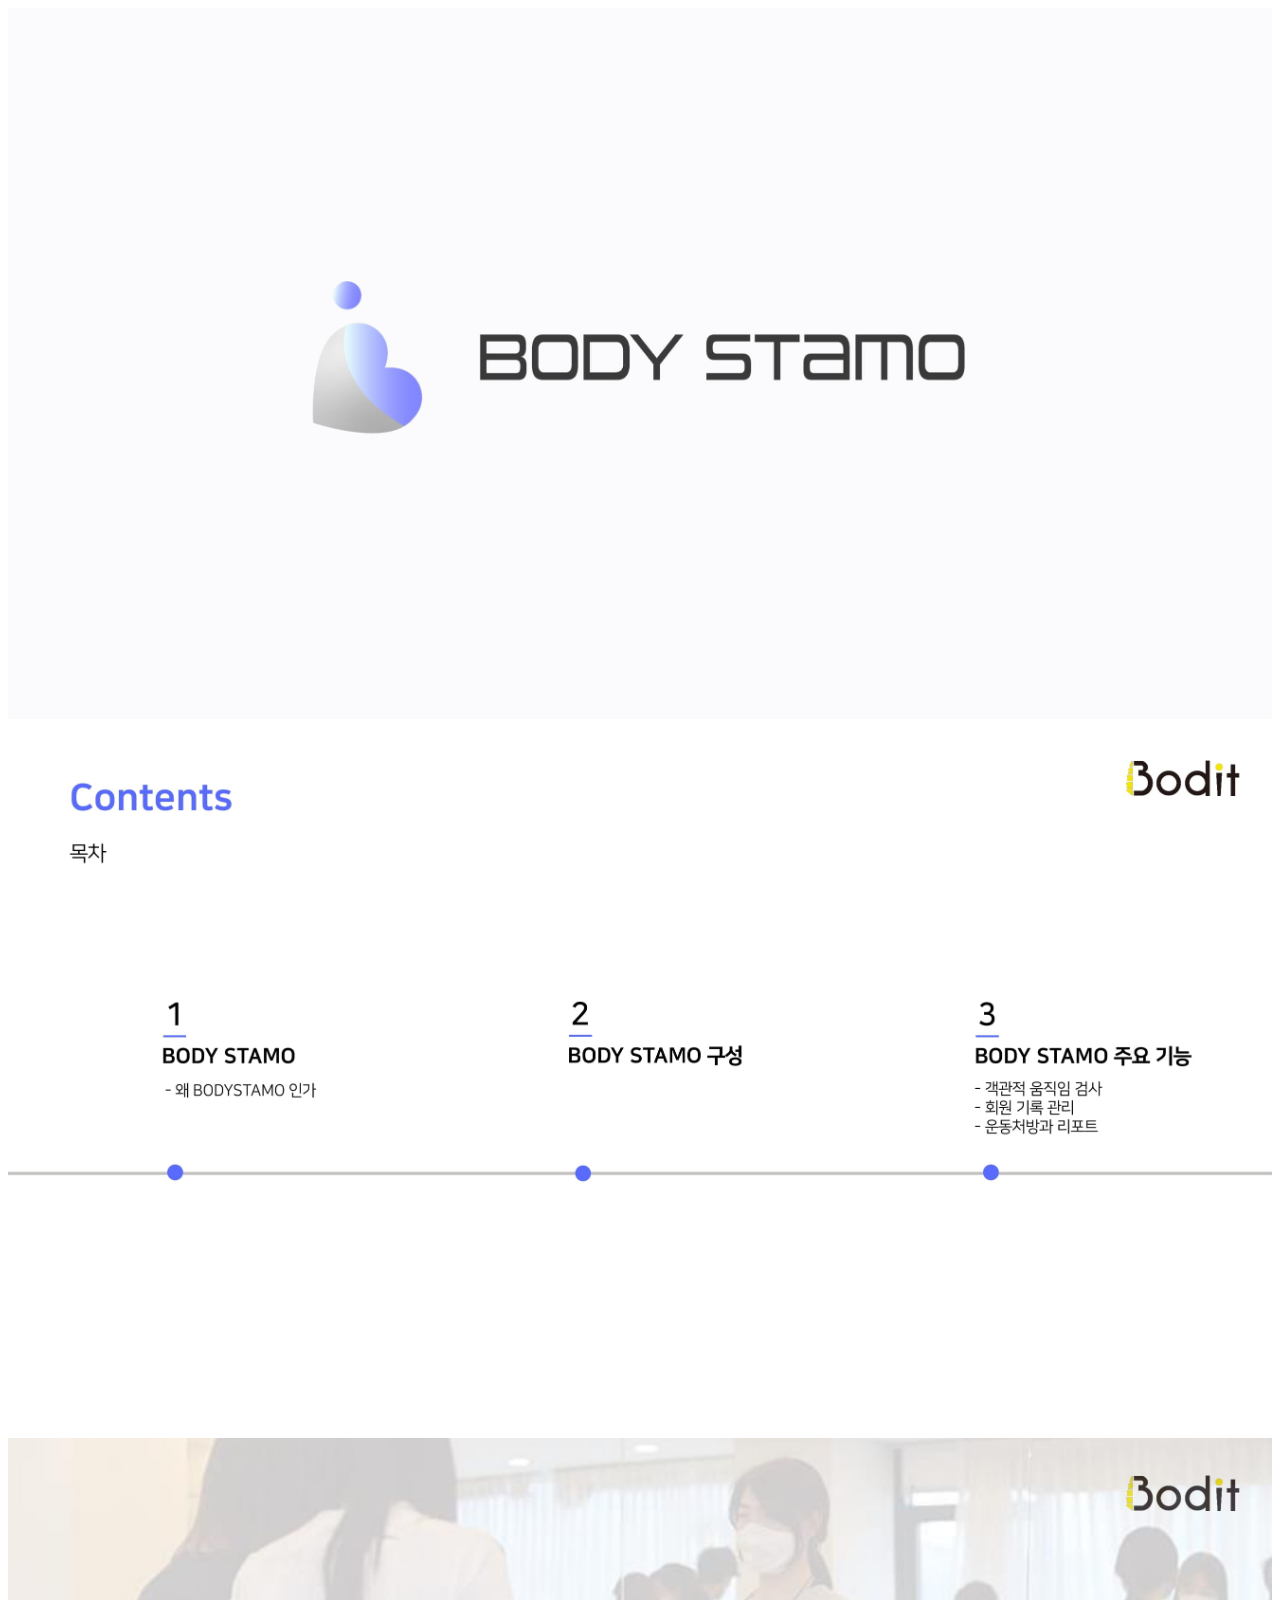
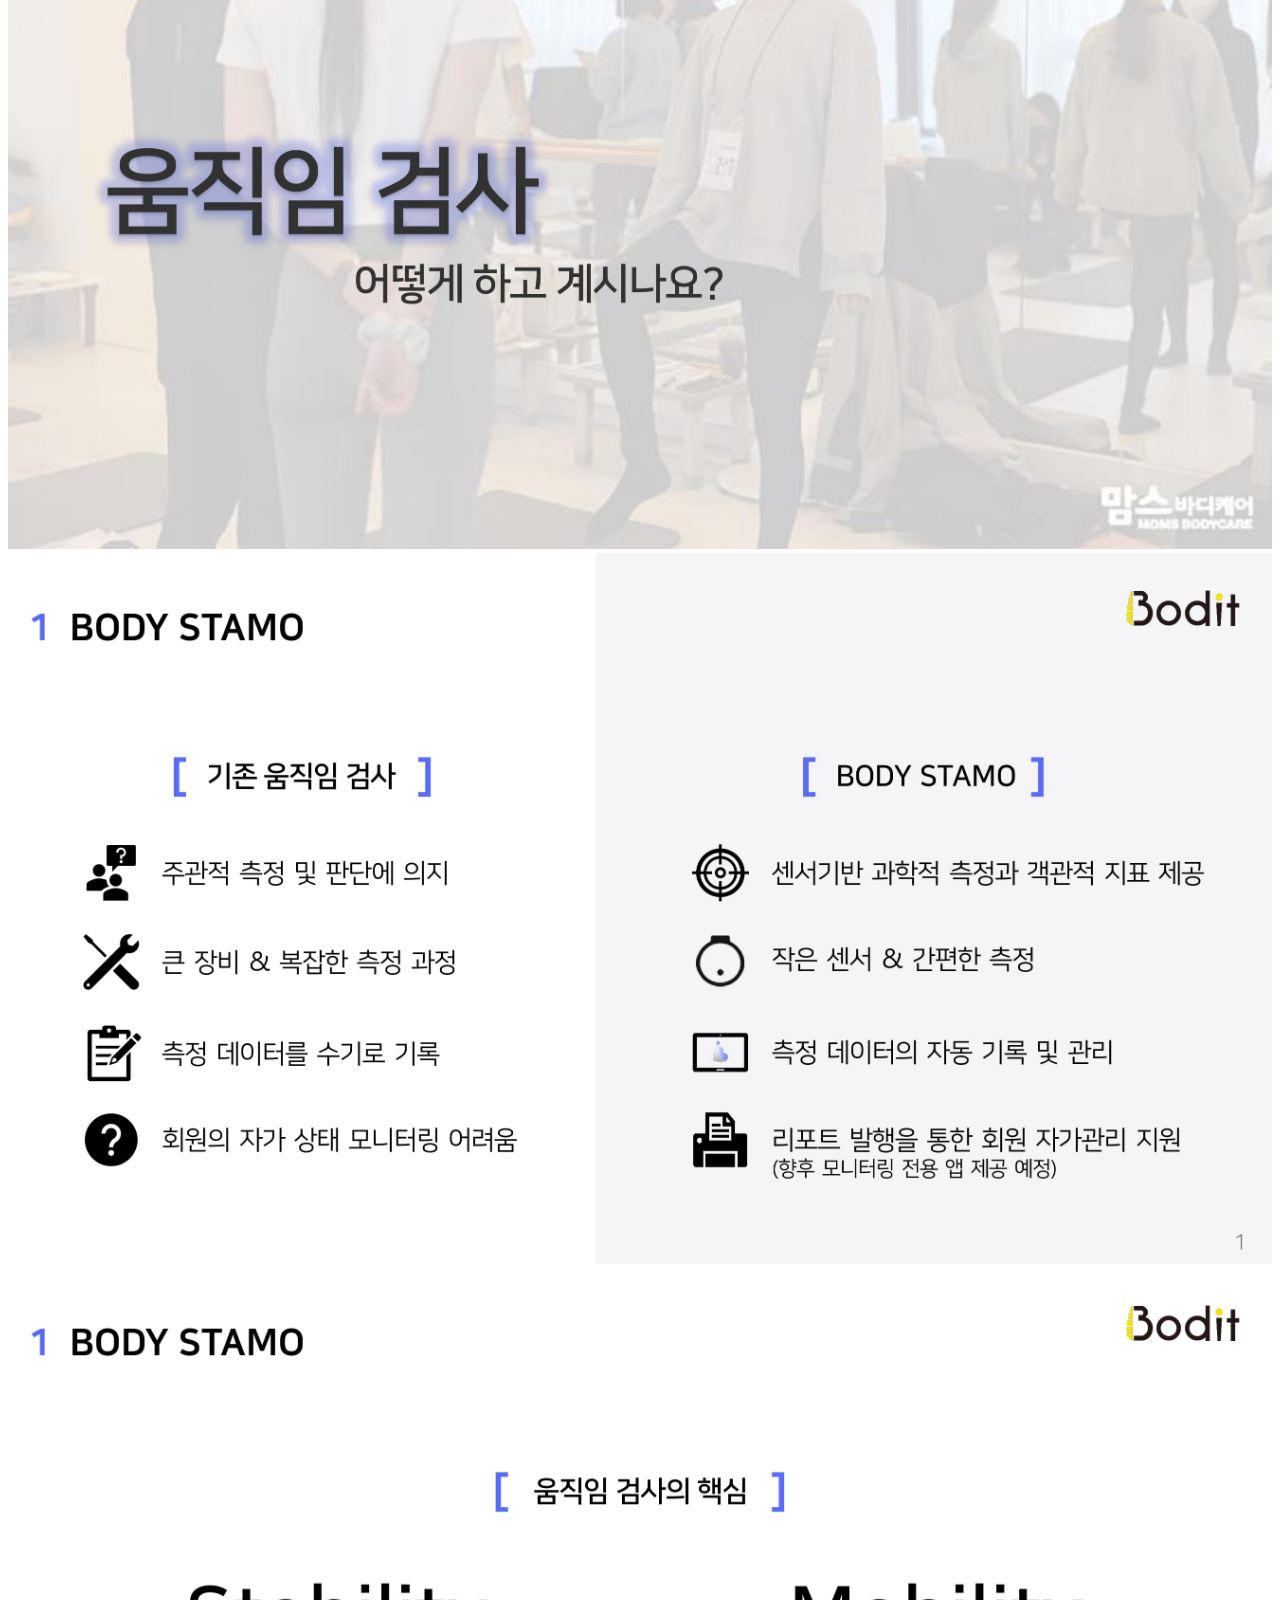
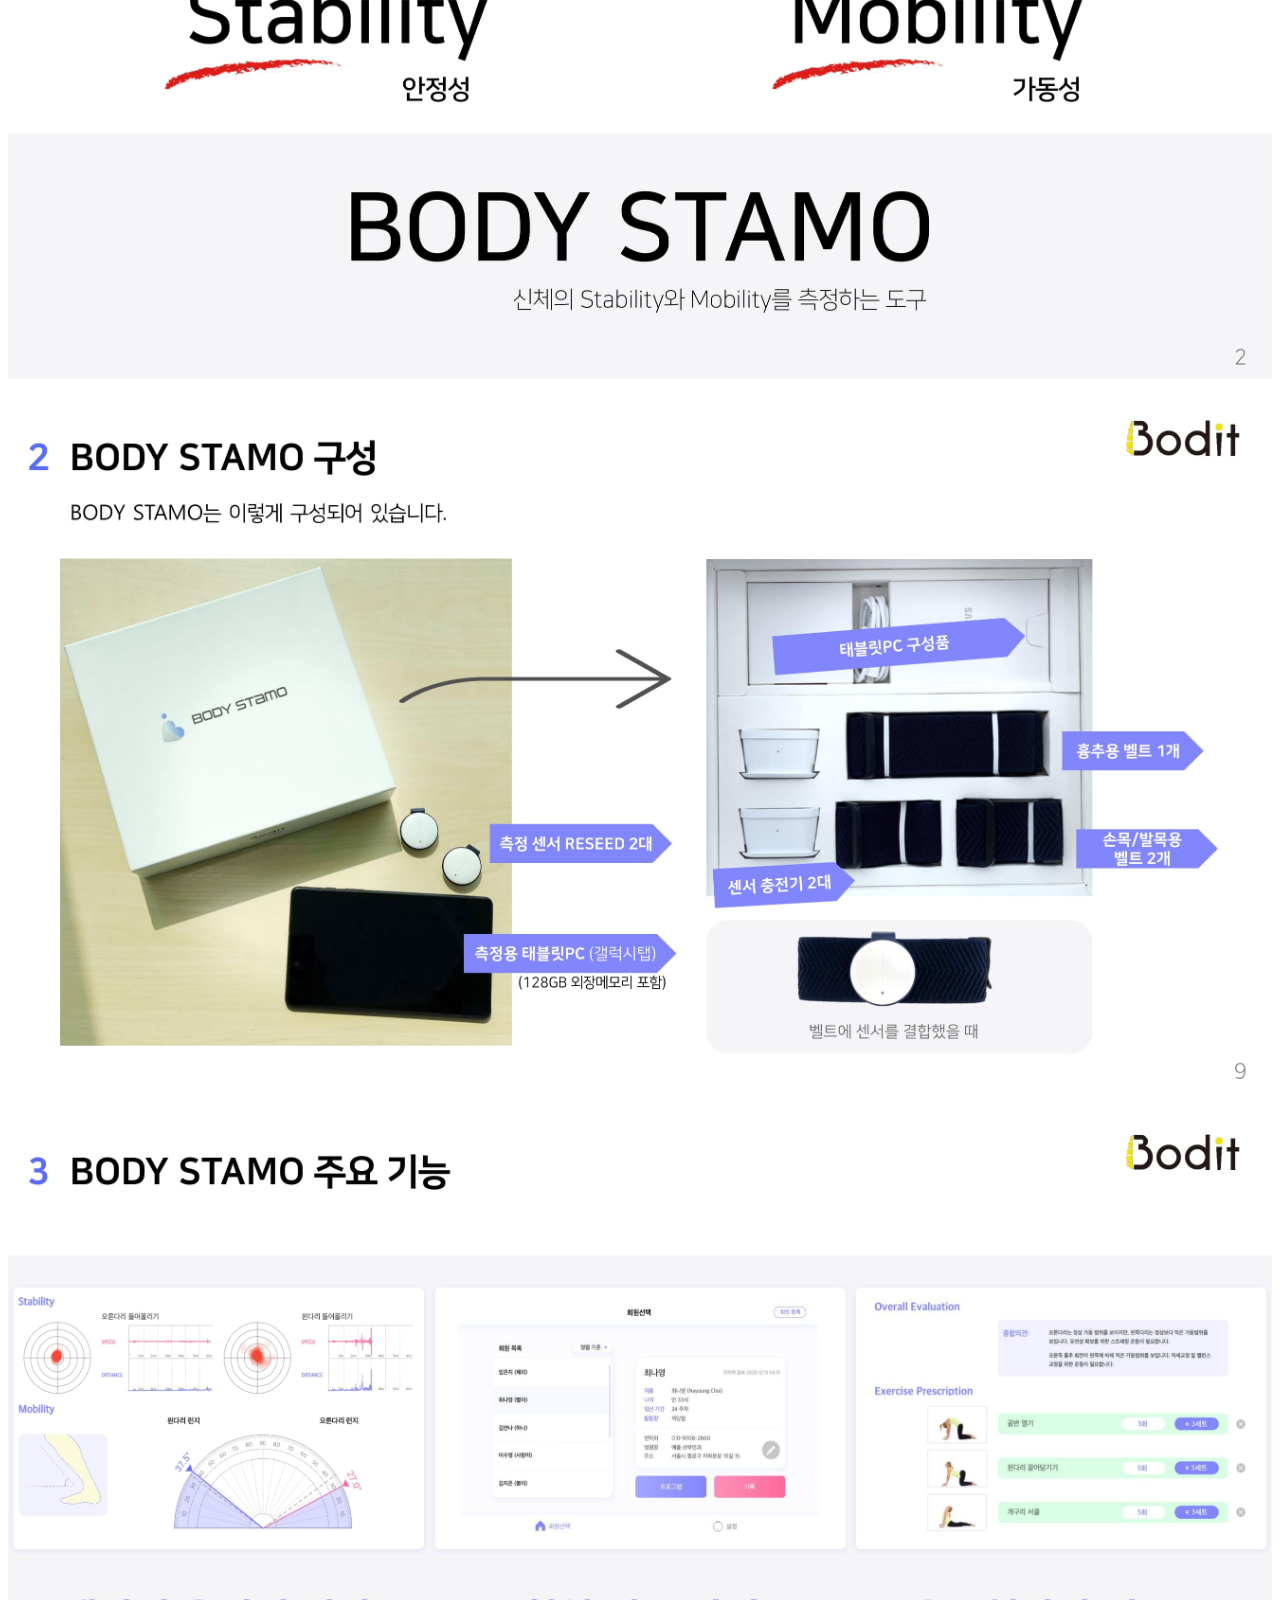
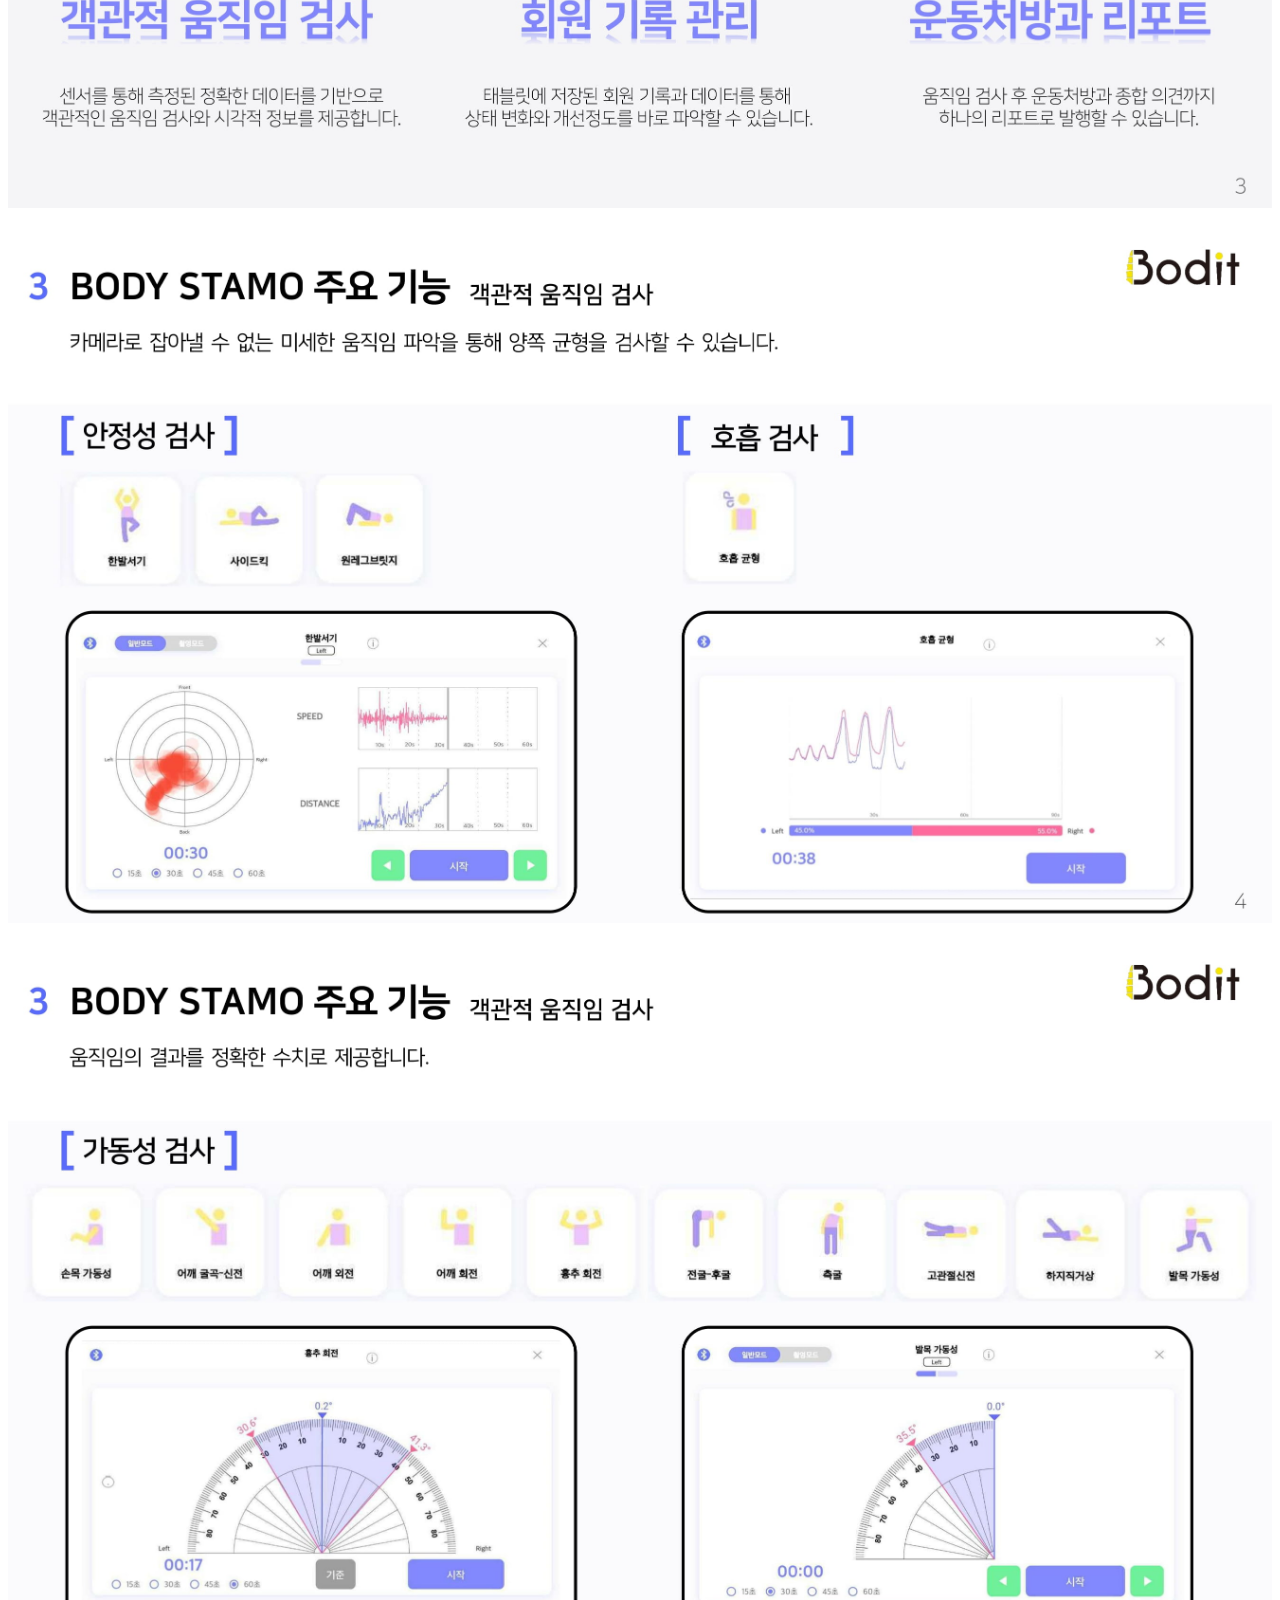
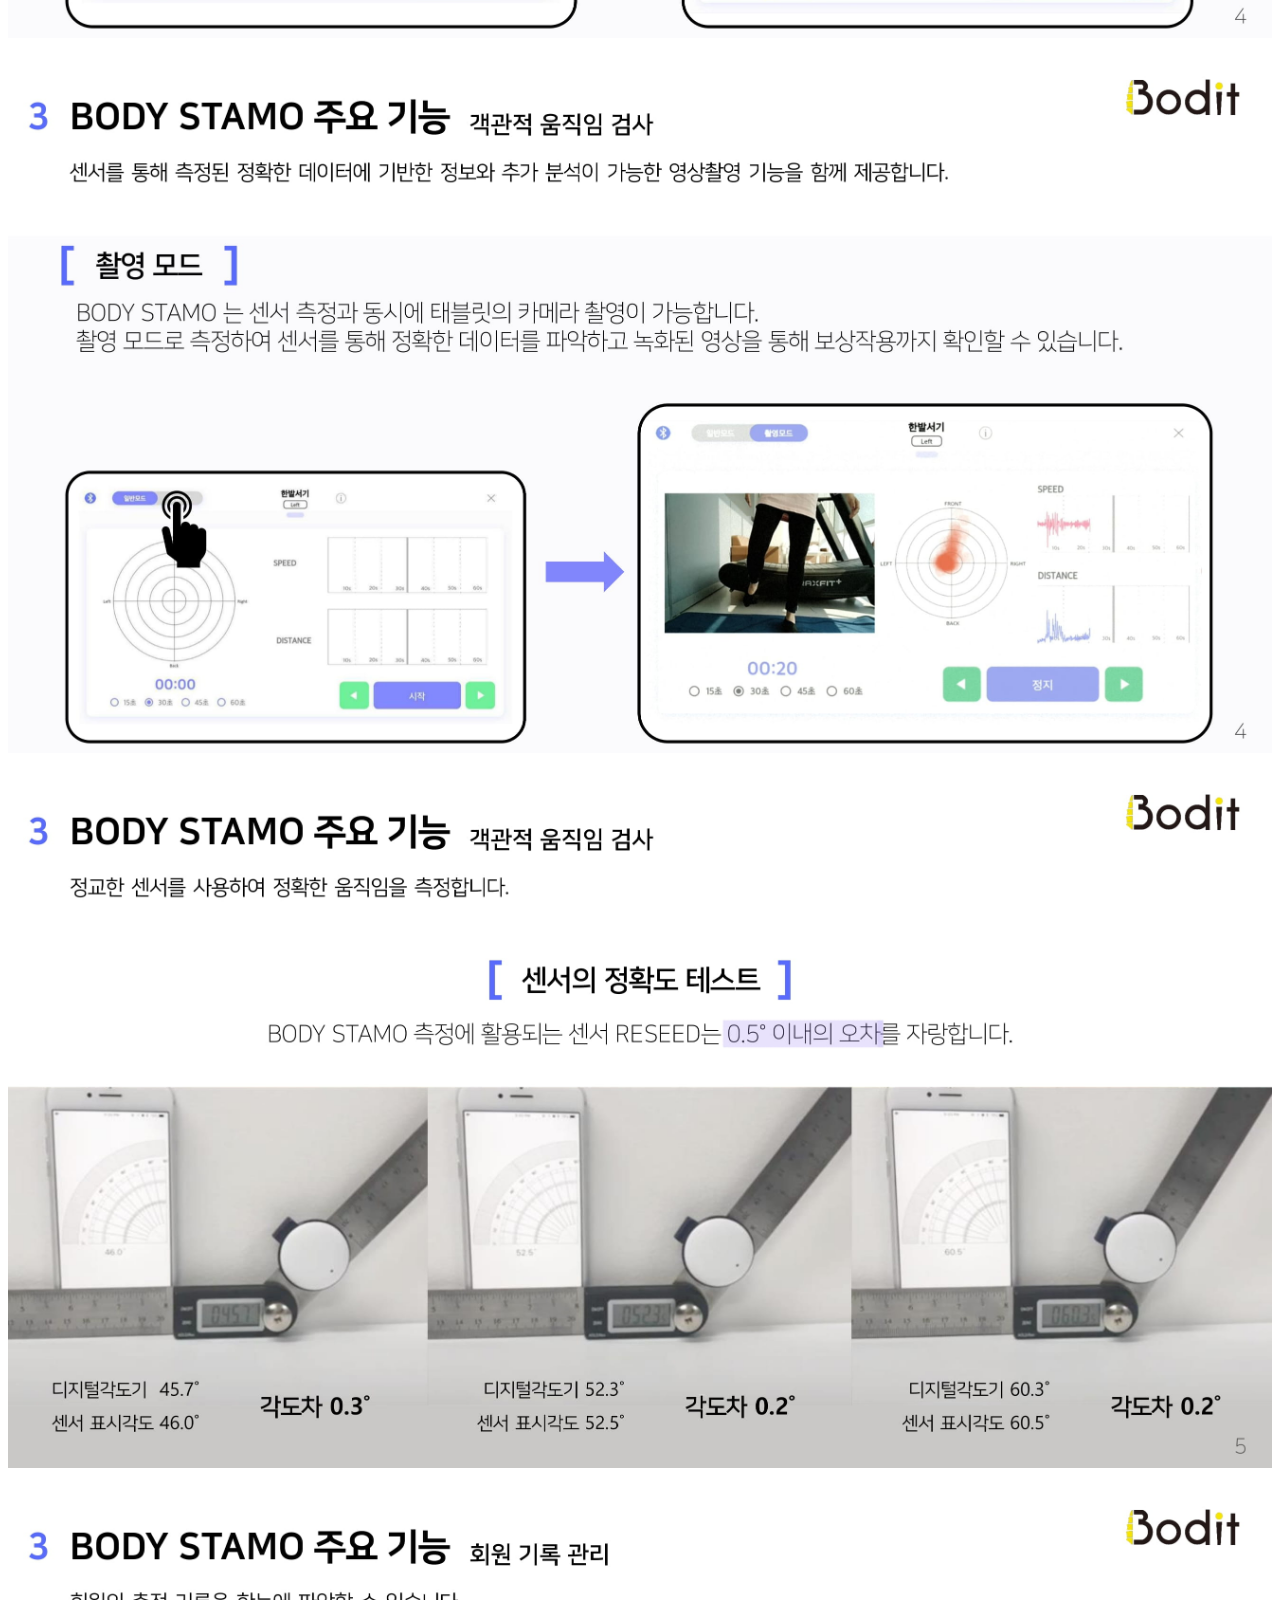
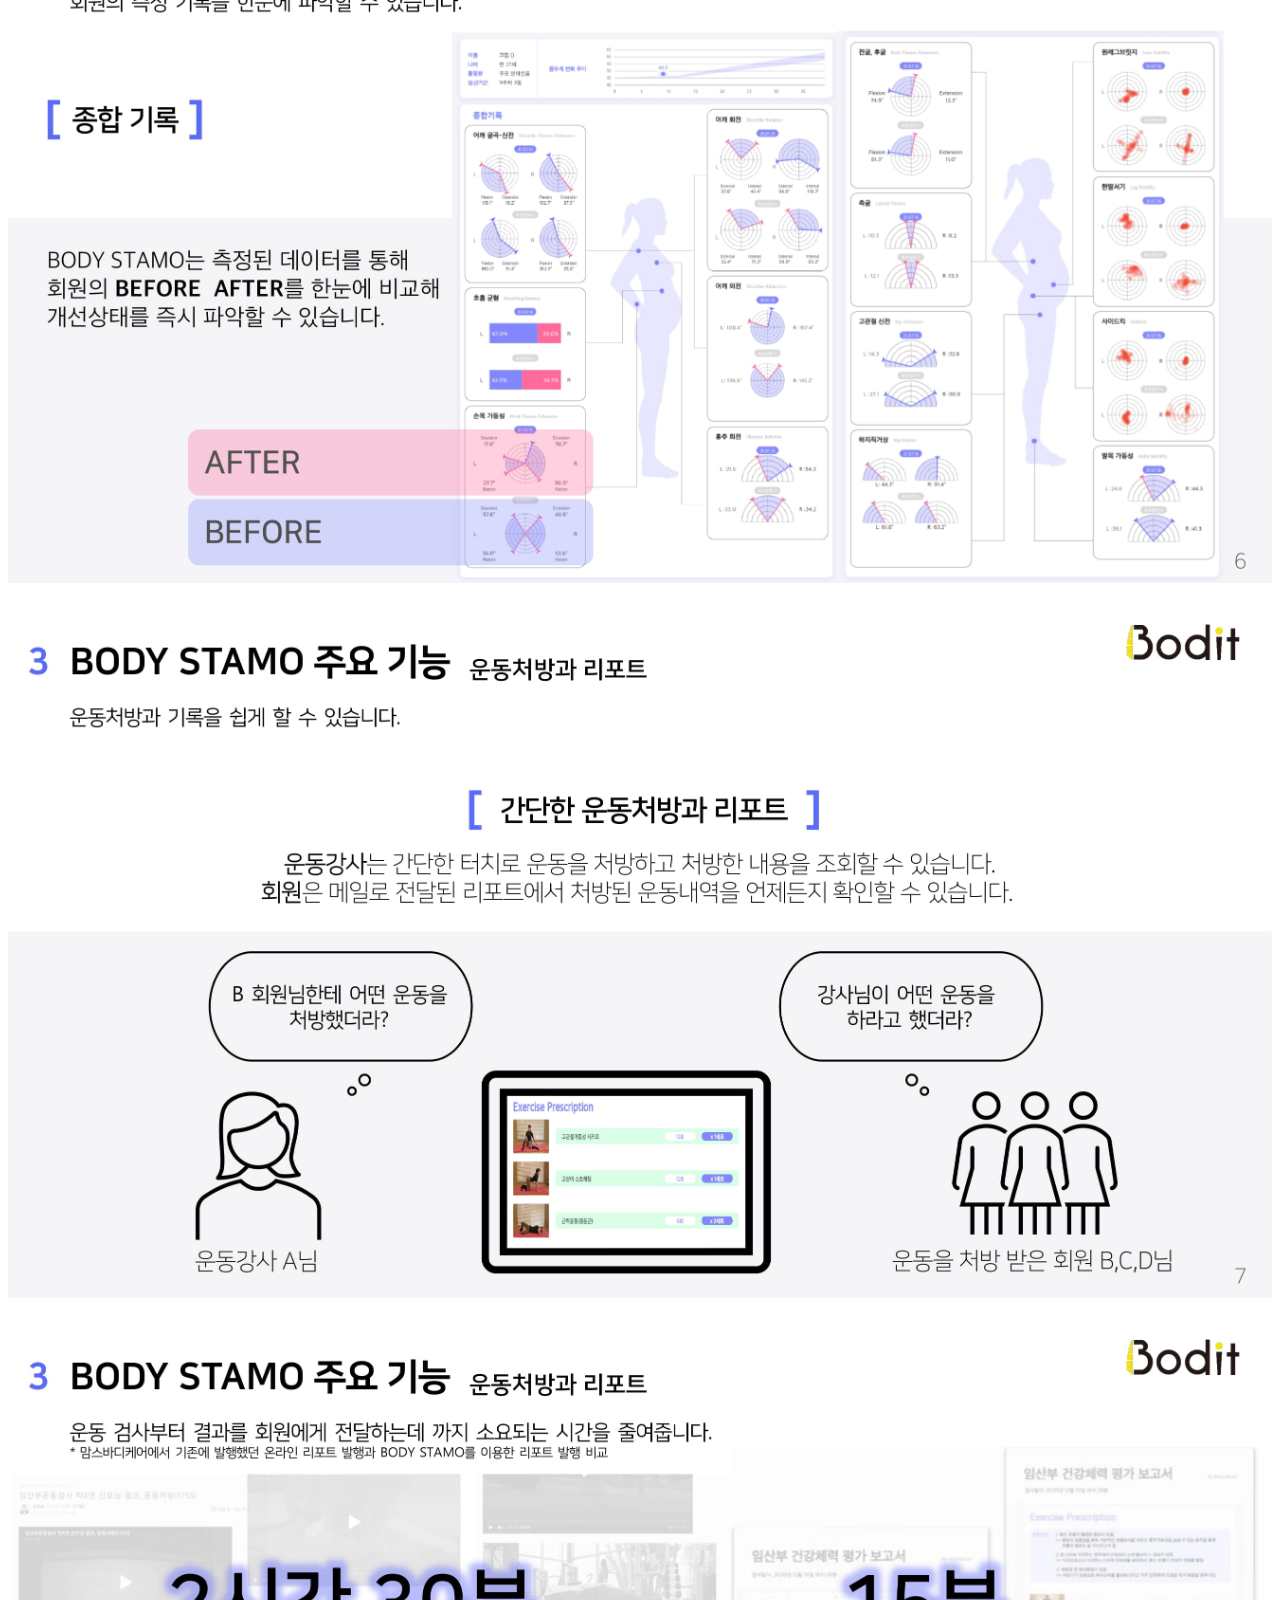
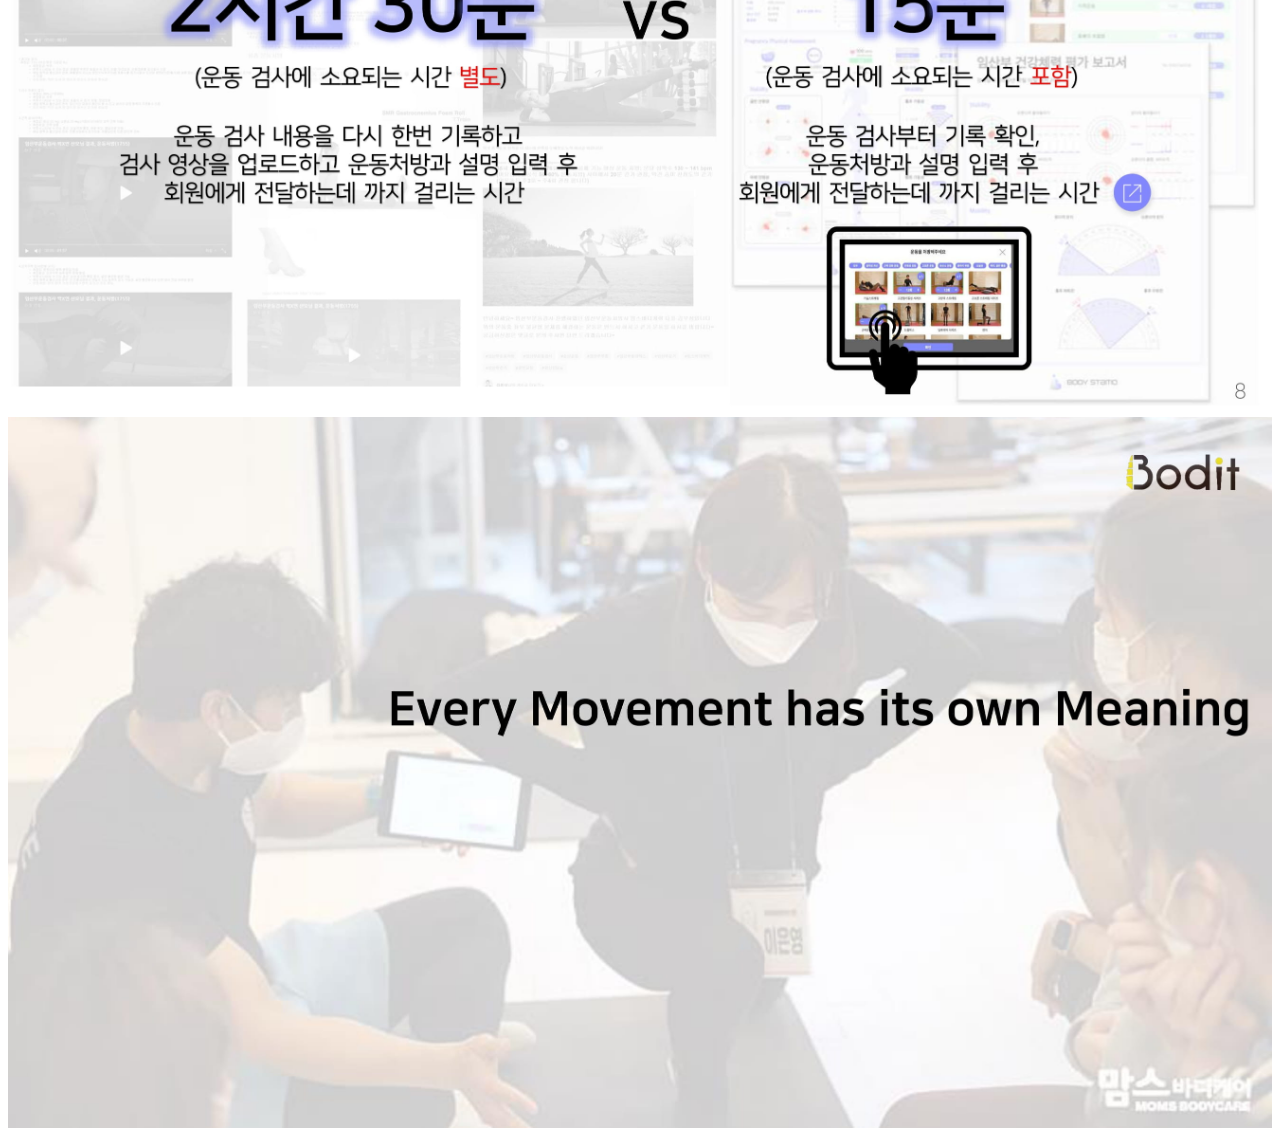
<file: index.html>
<!DOCTYPE html>
<html lang="en">
<head>
    <meta charset="UTF-8">
    <meta name="viewport" content="width=device-width,initial-scale=1.0,minimum-scale=1.0,maximum-scale=1.0">
    <title>BODYSTAMO 소개</title>
</head>
<body>
<!--    <object type="application/pdf" frameborder="0" data="./files/bodystamo_intro.pdf" width="100%" height="800px">-->
<!--        <embed src="https://drive.google.com/file/d/1tvCyaxeTVEVswODw7ytrPeFoW1yBl15C/preview?usp=sharing" width="100%" height="600px" />-->
<!--        <iframe src="https://drive.google.com/file/d/1tvCyaxeTVEVswODw7ytrPeFoW1yBl15C/preview?usp=sharing" width="100%" height="100%" frameborder="0" scrolling="auto"></iframe>-->
<!--    </object>-->
<img src="./images/intro-01.jpg" width="100%">
<img src="./images/intro-02.jpg" width="100%">
<img src="./images/intro-03.jpg" width="100%">
<img src="./images/intro-04.jpg" width="100%">
<img src="./images/intro-05.jpg" width="100%">
<img src="./images/intro-06.jpg" width="100%">
<img src="./images/intro-07.jpg" width="100%">
<img src="./images/intro-08.jpg" width="100%">
<img src="./images/intro-09.jpg" width="100%">
<img src="./images/intro-10.jpg" width="100%">
<img src="./images/intro-11.jpg" width="100%">
<img src="./images/intro-12.jpg" width="100%">
<img src="./images/intro-13.jpg" width="100%">
<img src="./images/intro-14.jpg" width="100%">
<img src="./images/intro-15.jpg" width="100%">

</body>
</html>
</file>
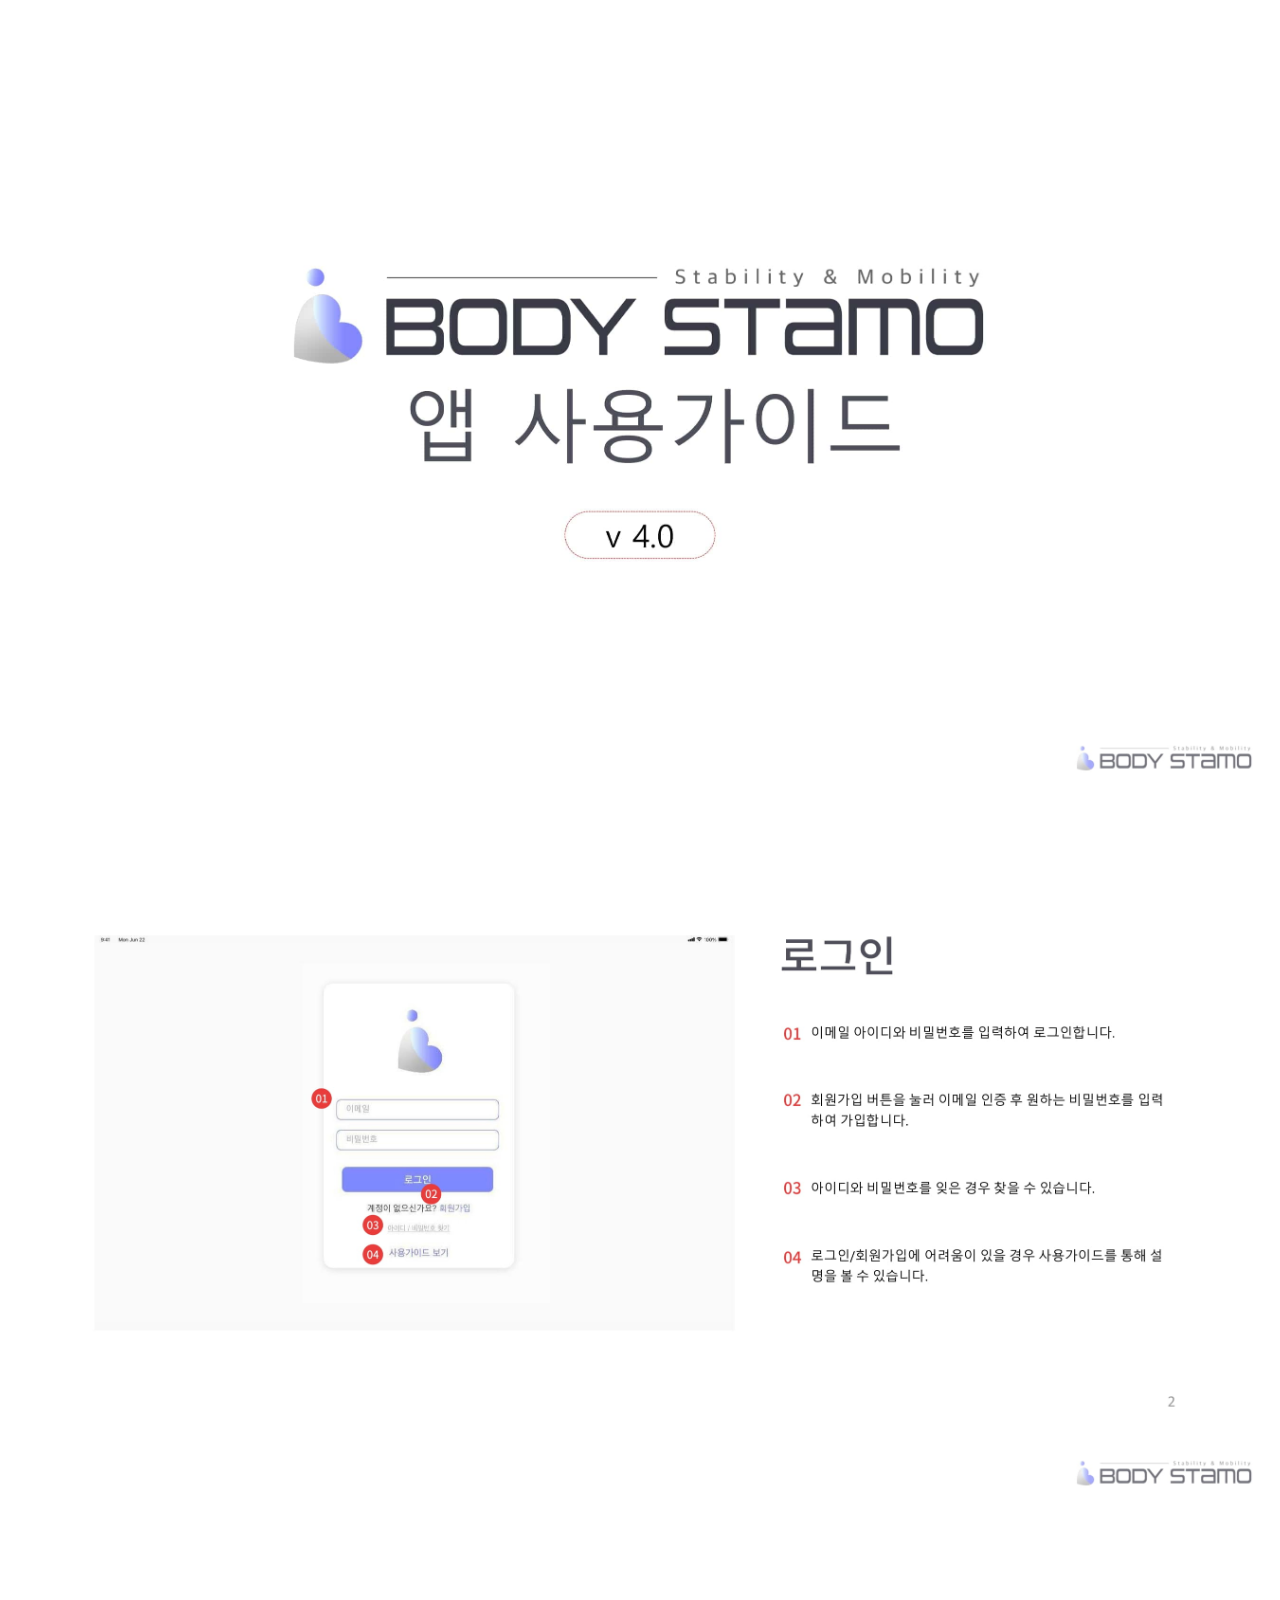
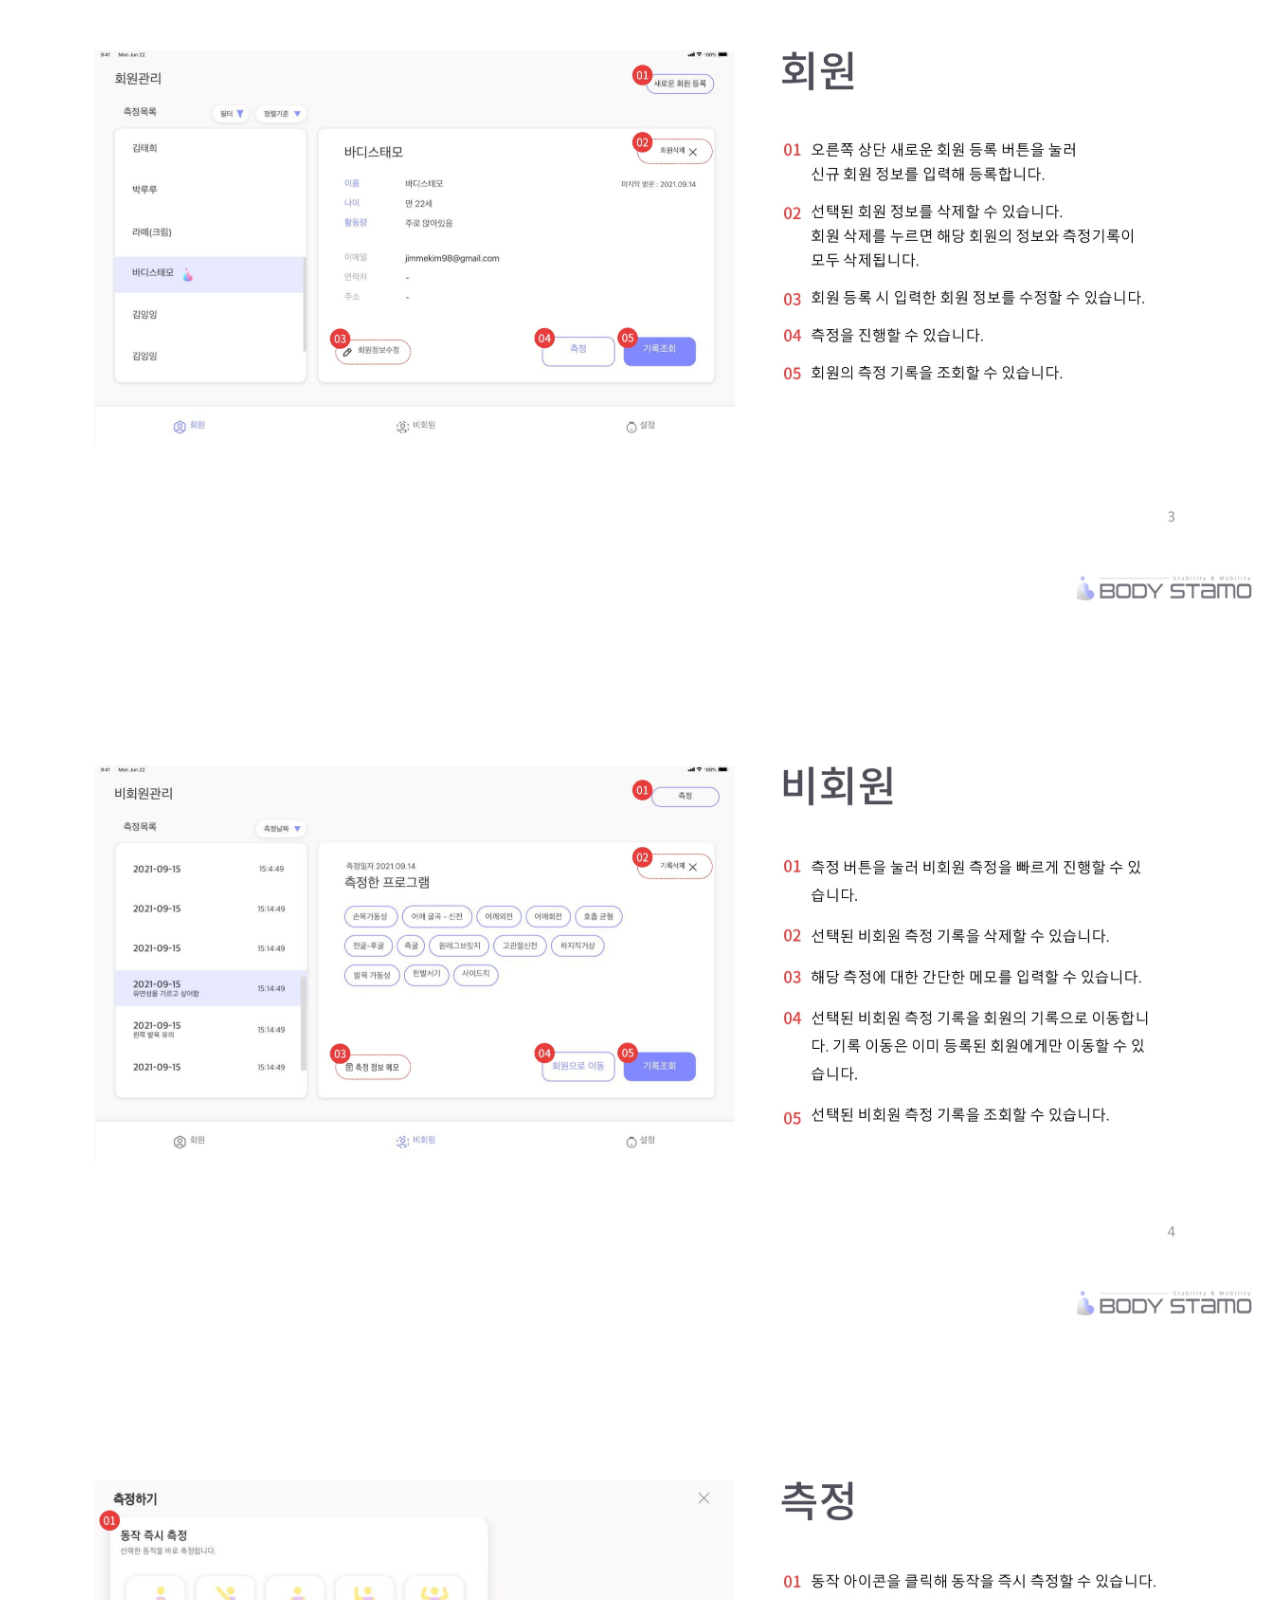
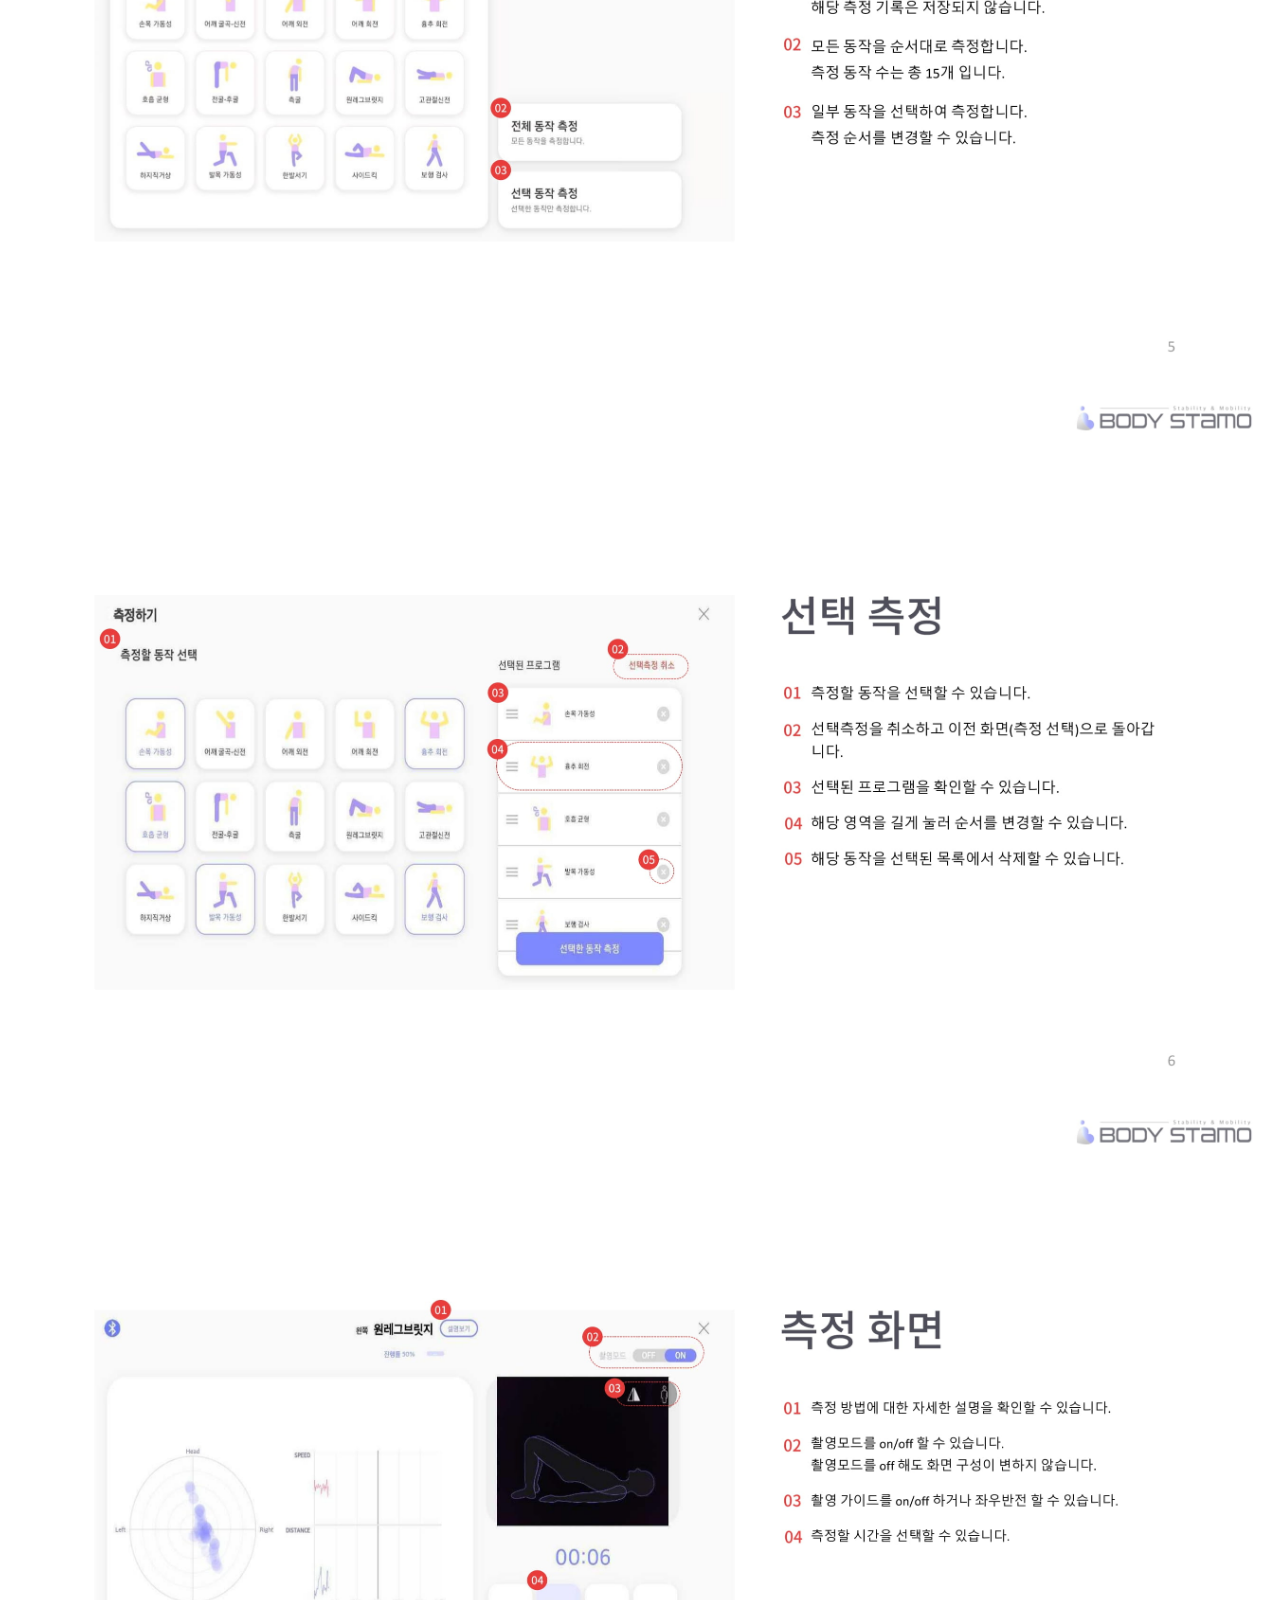
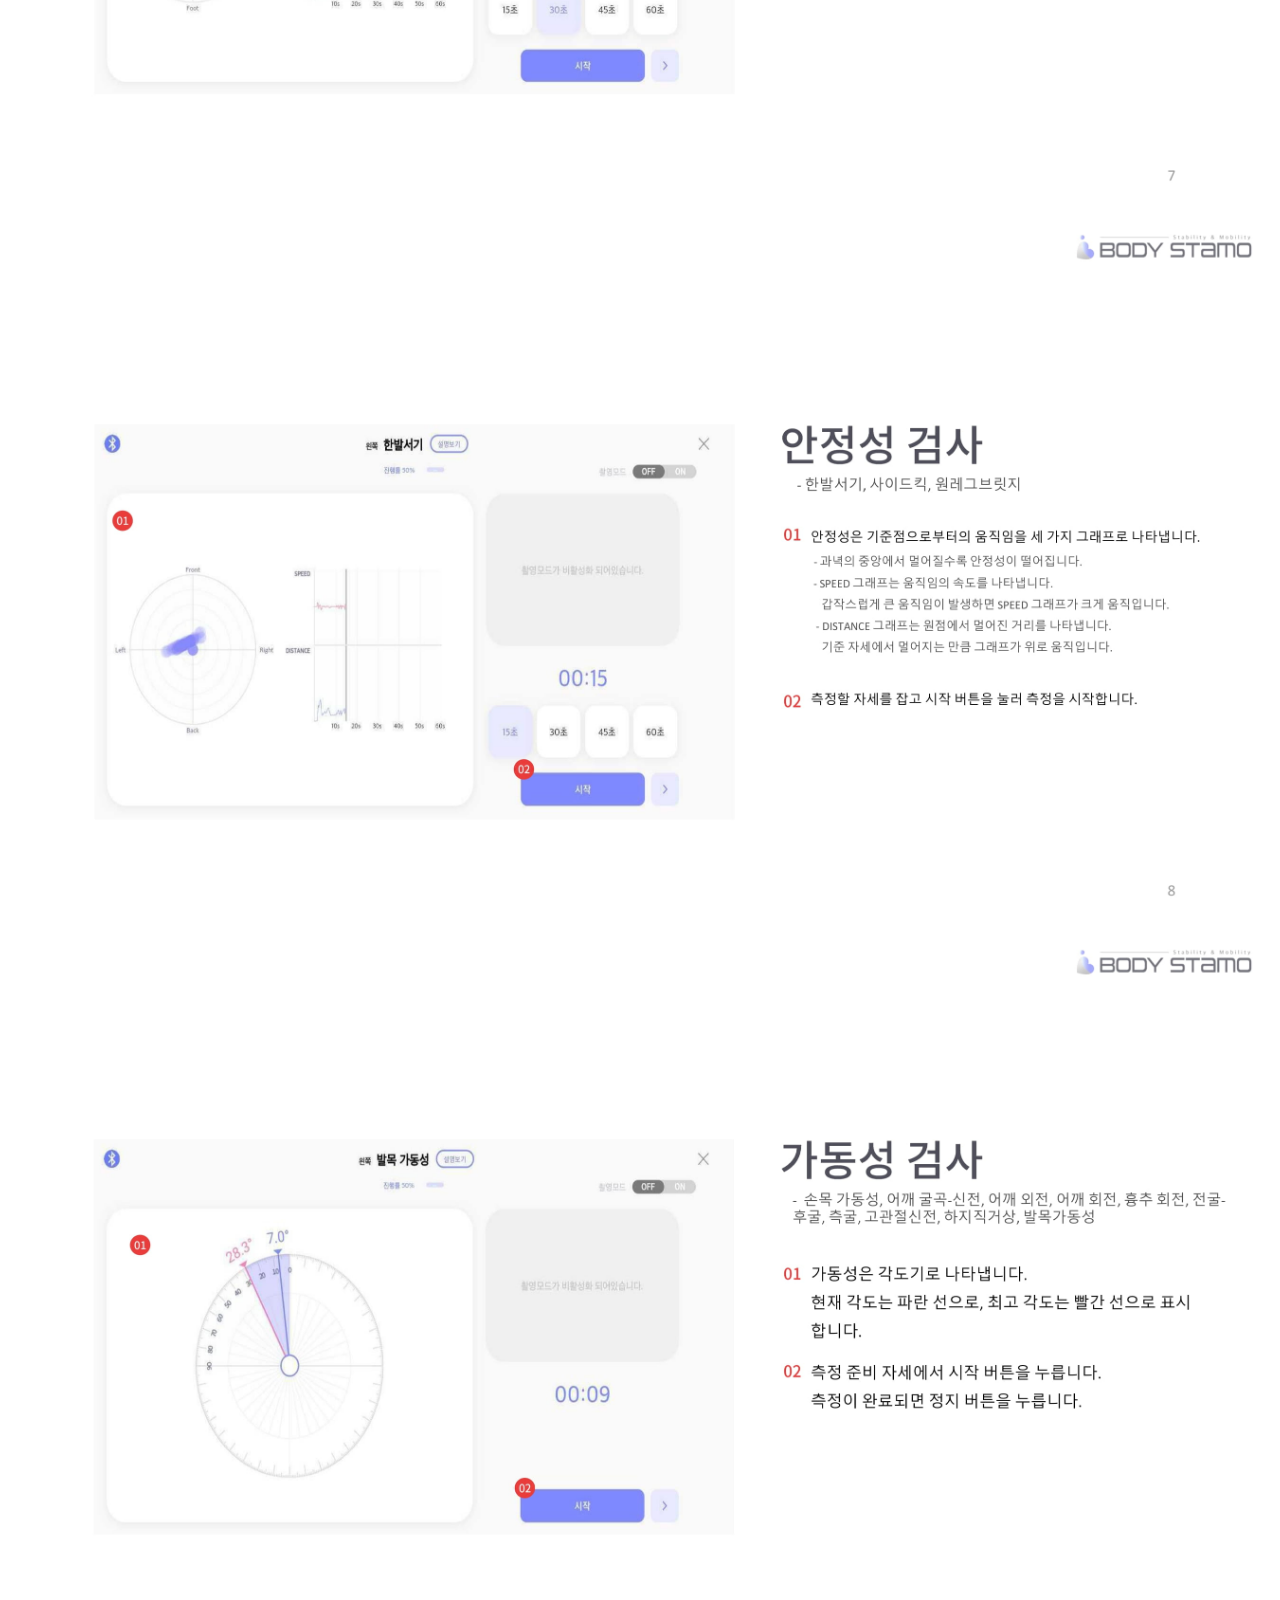
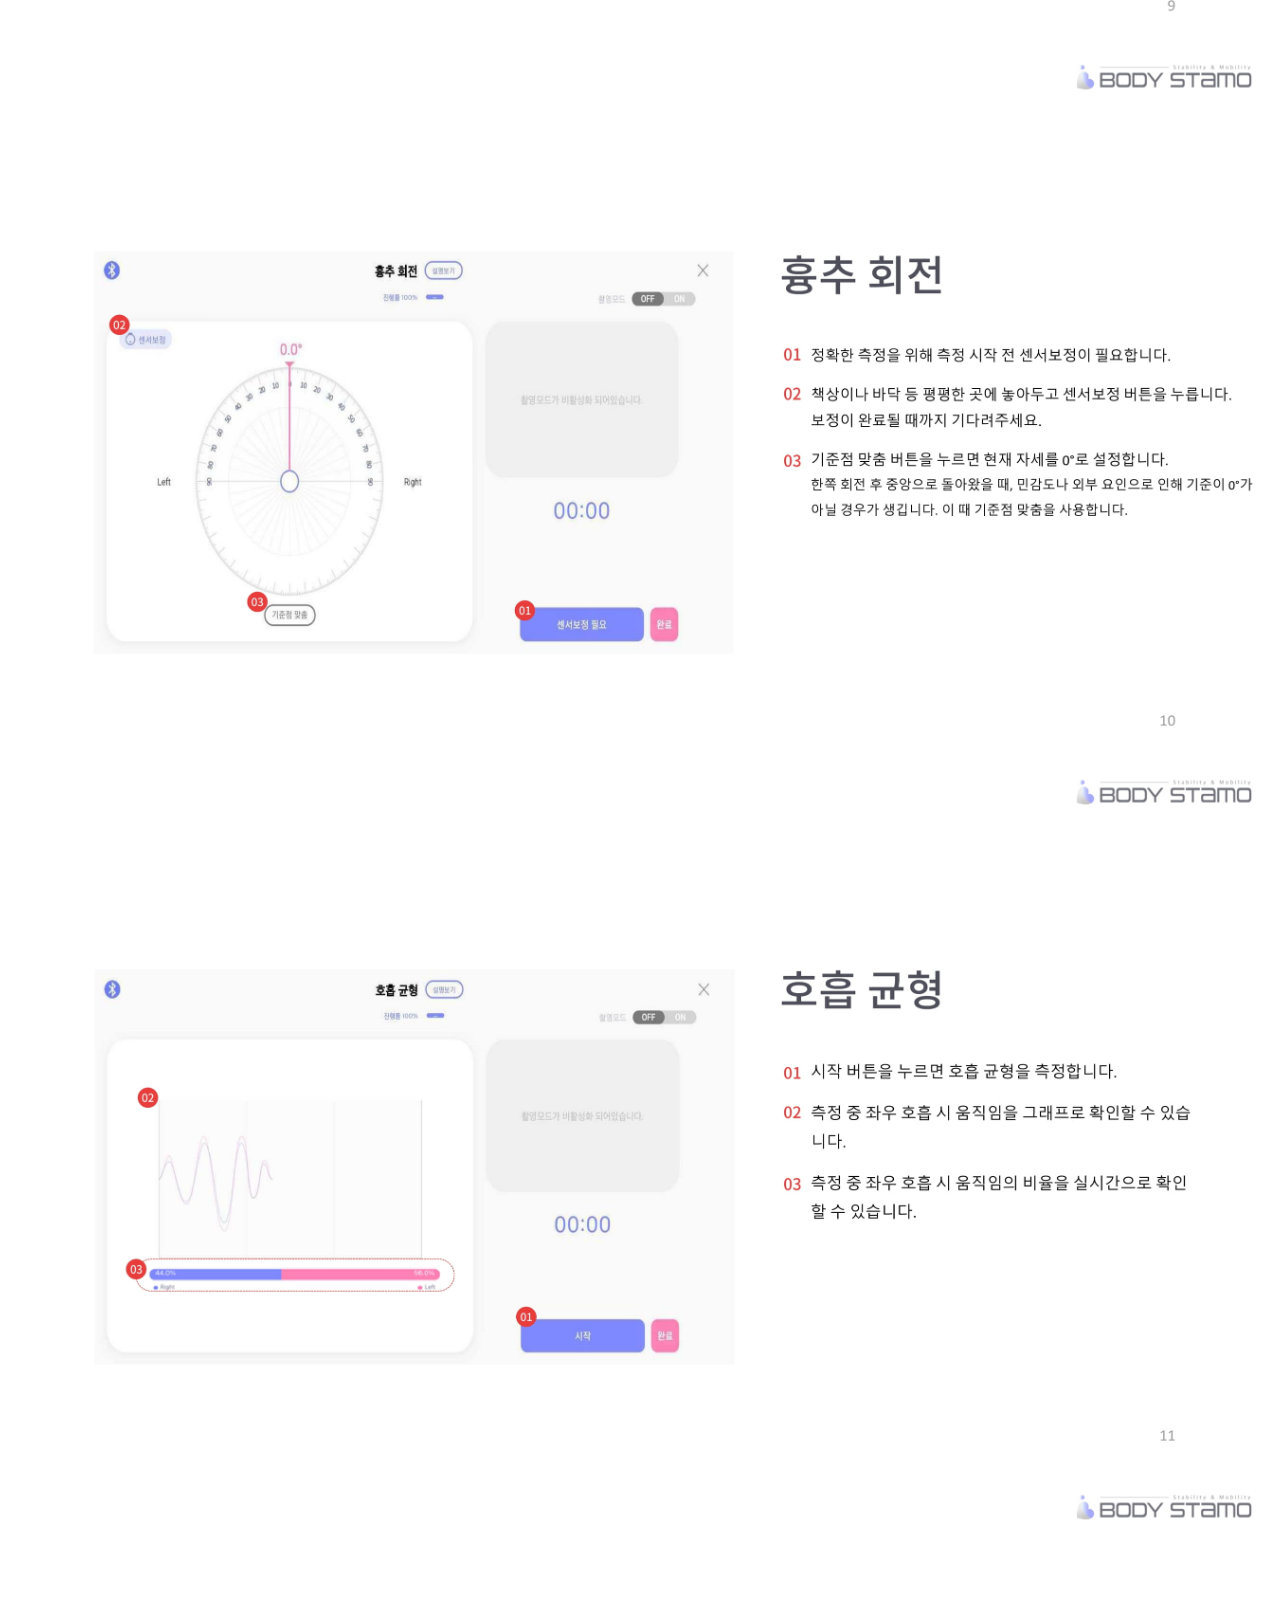
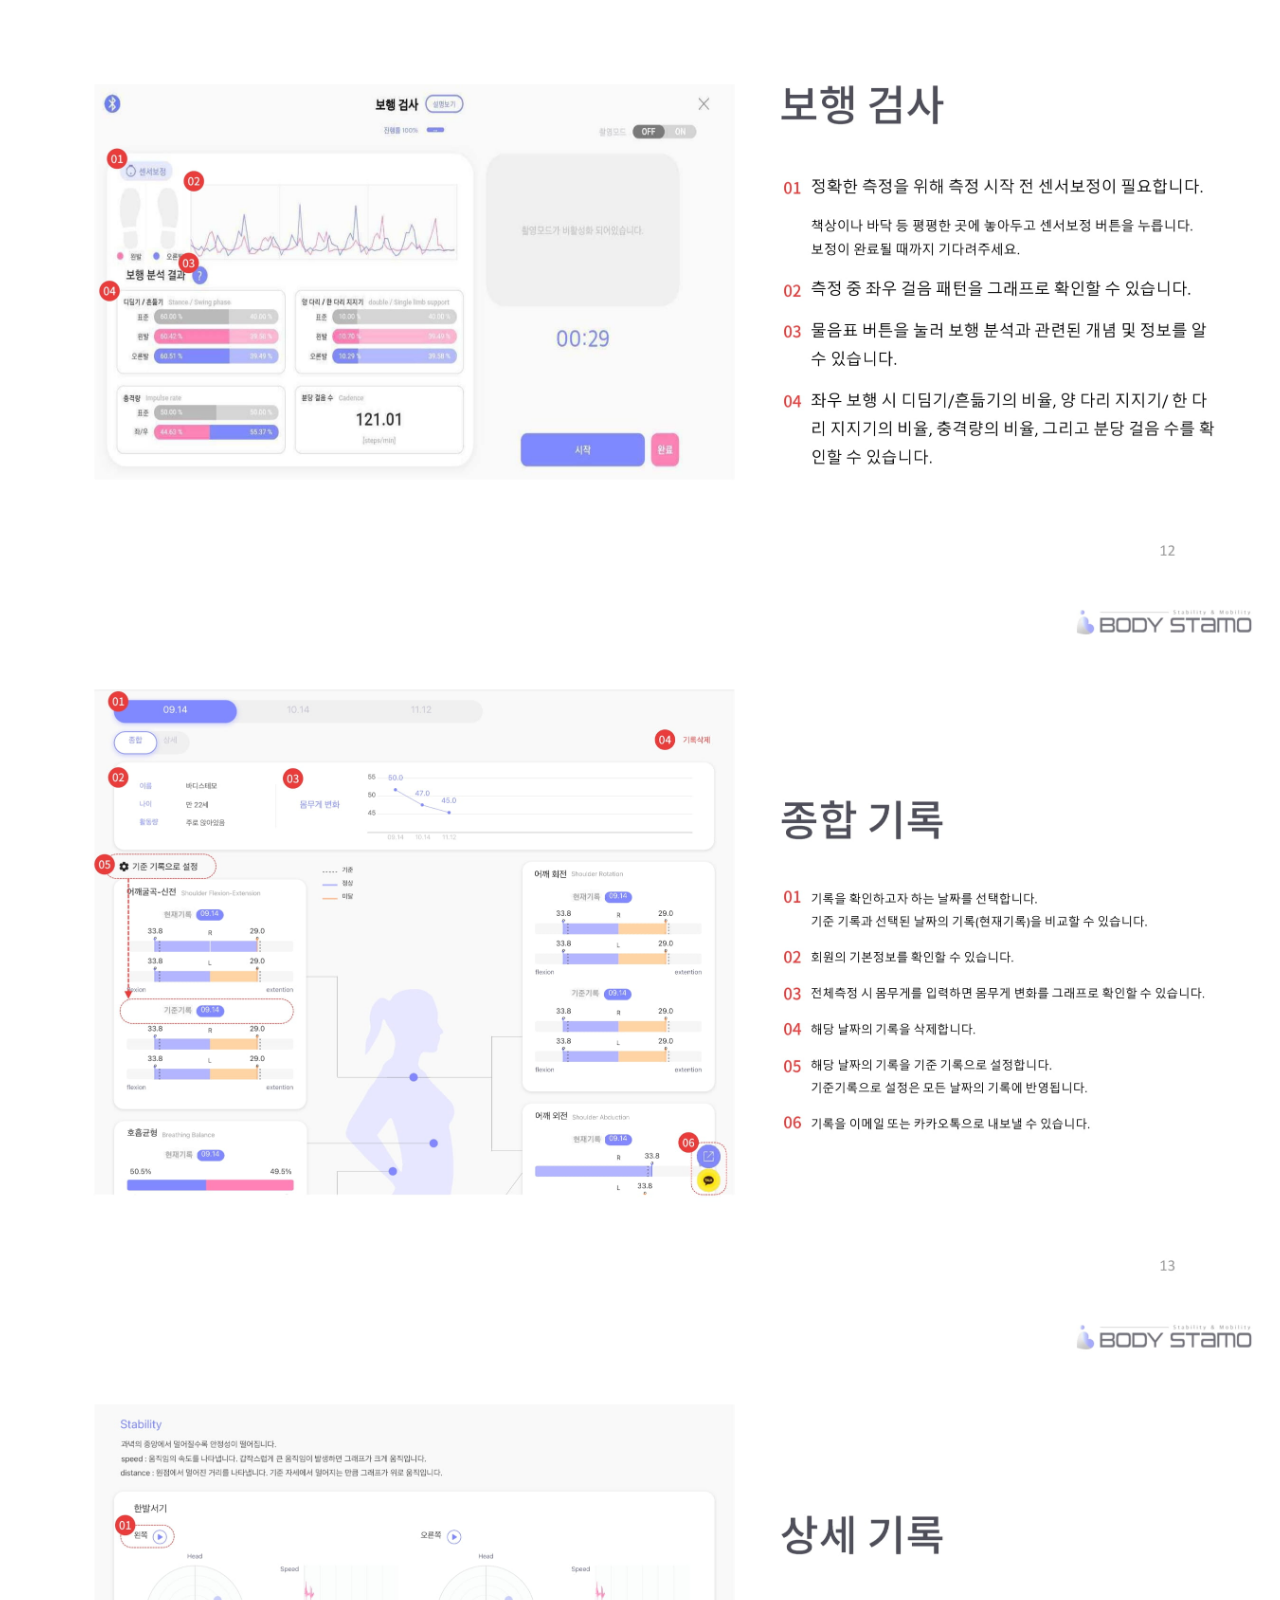
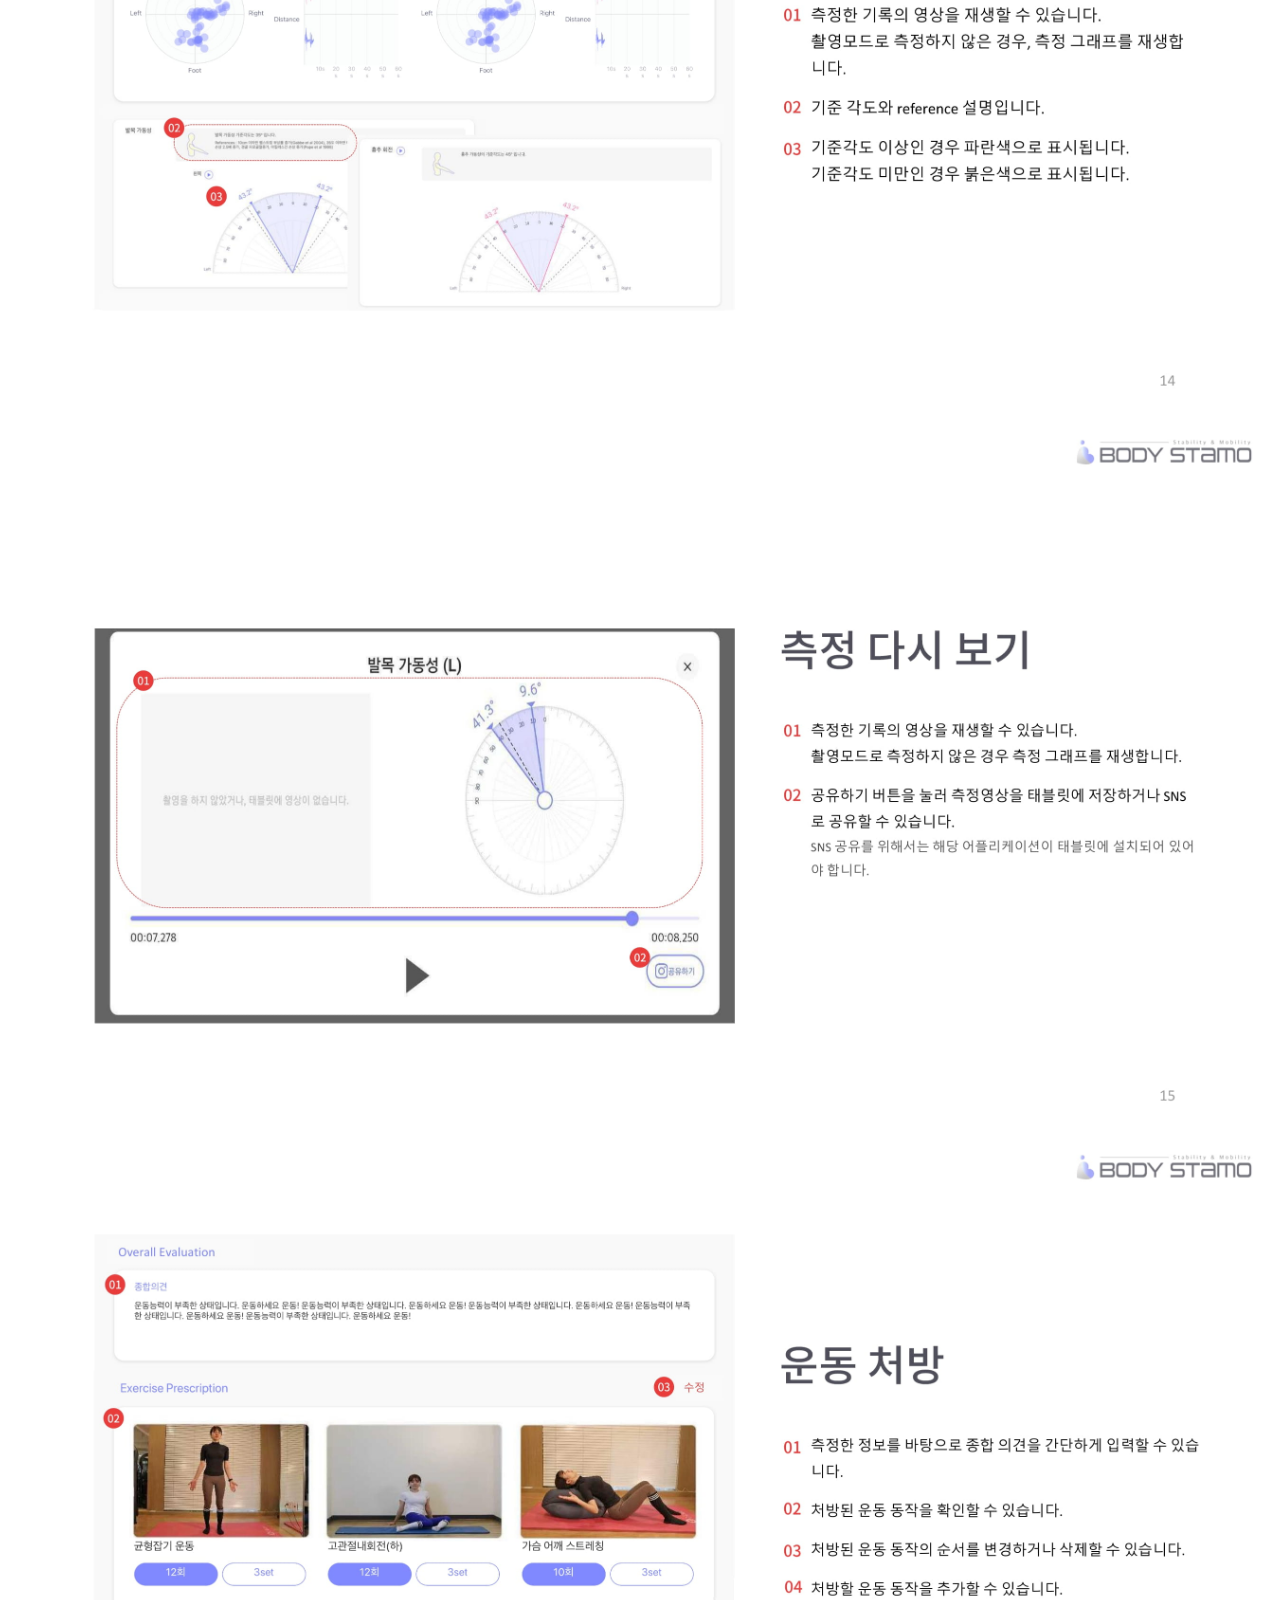
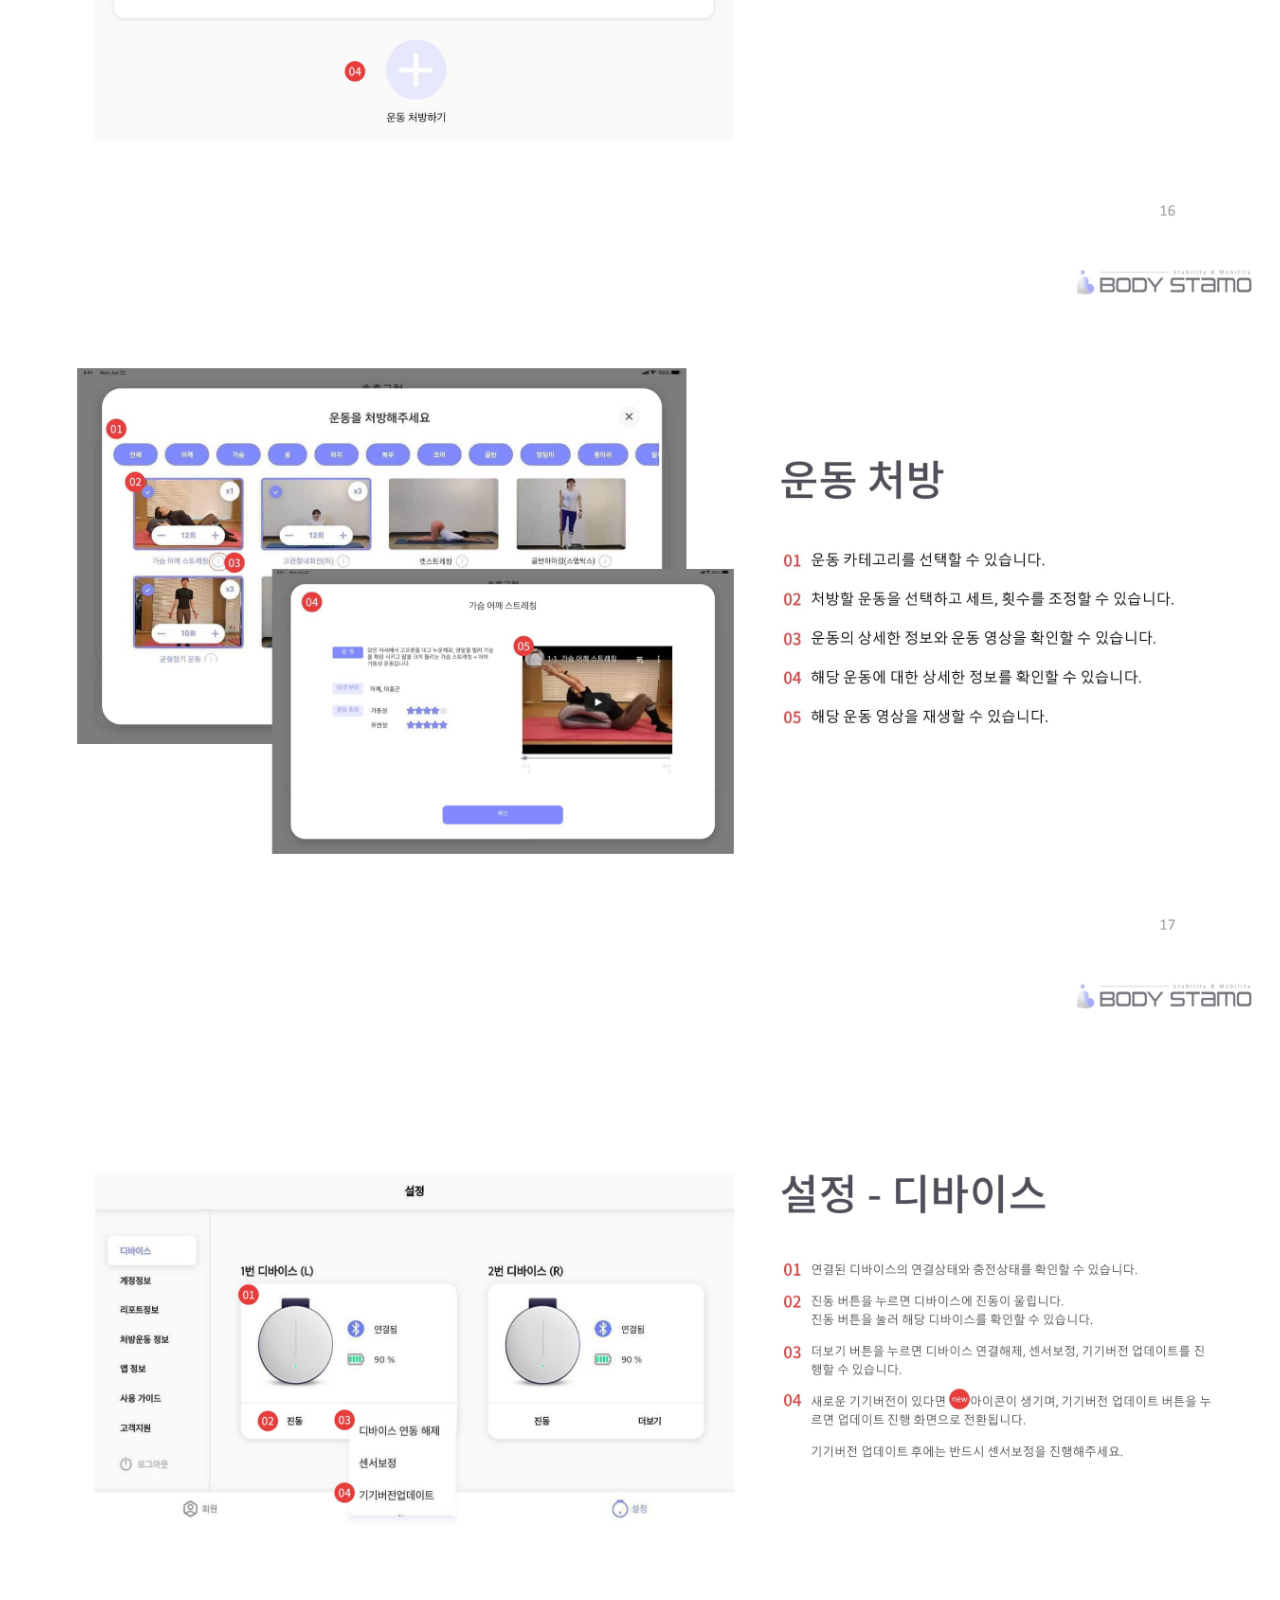
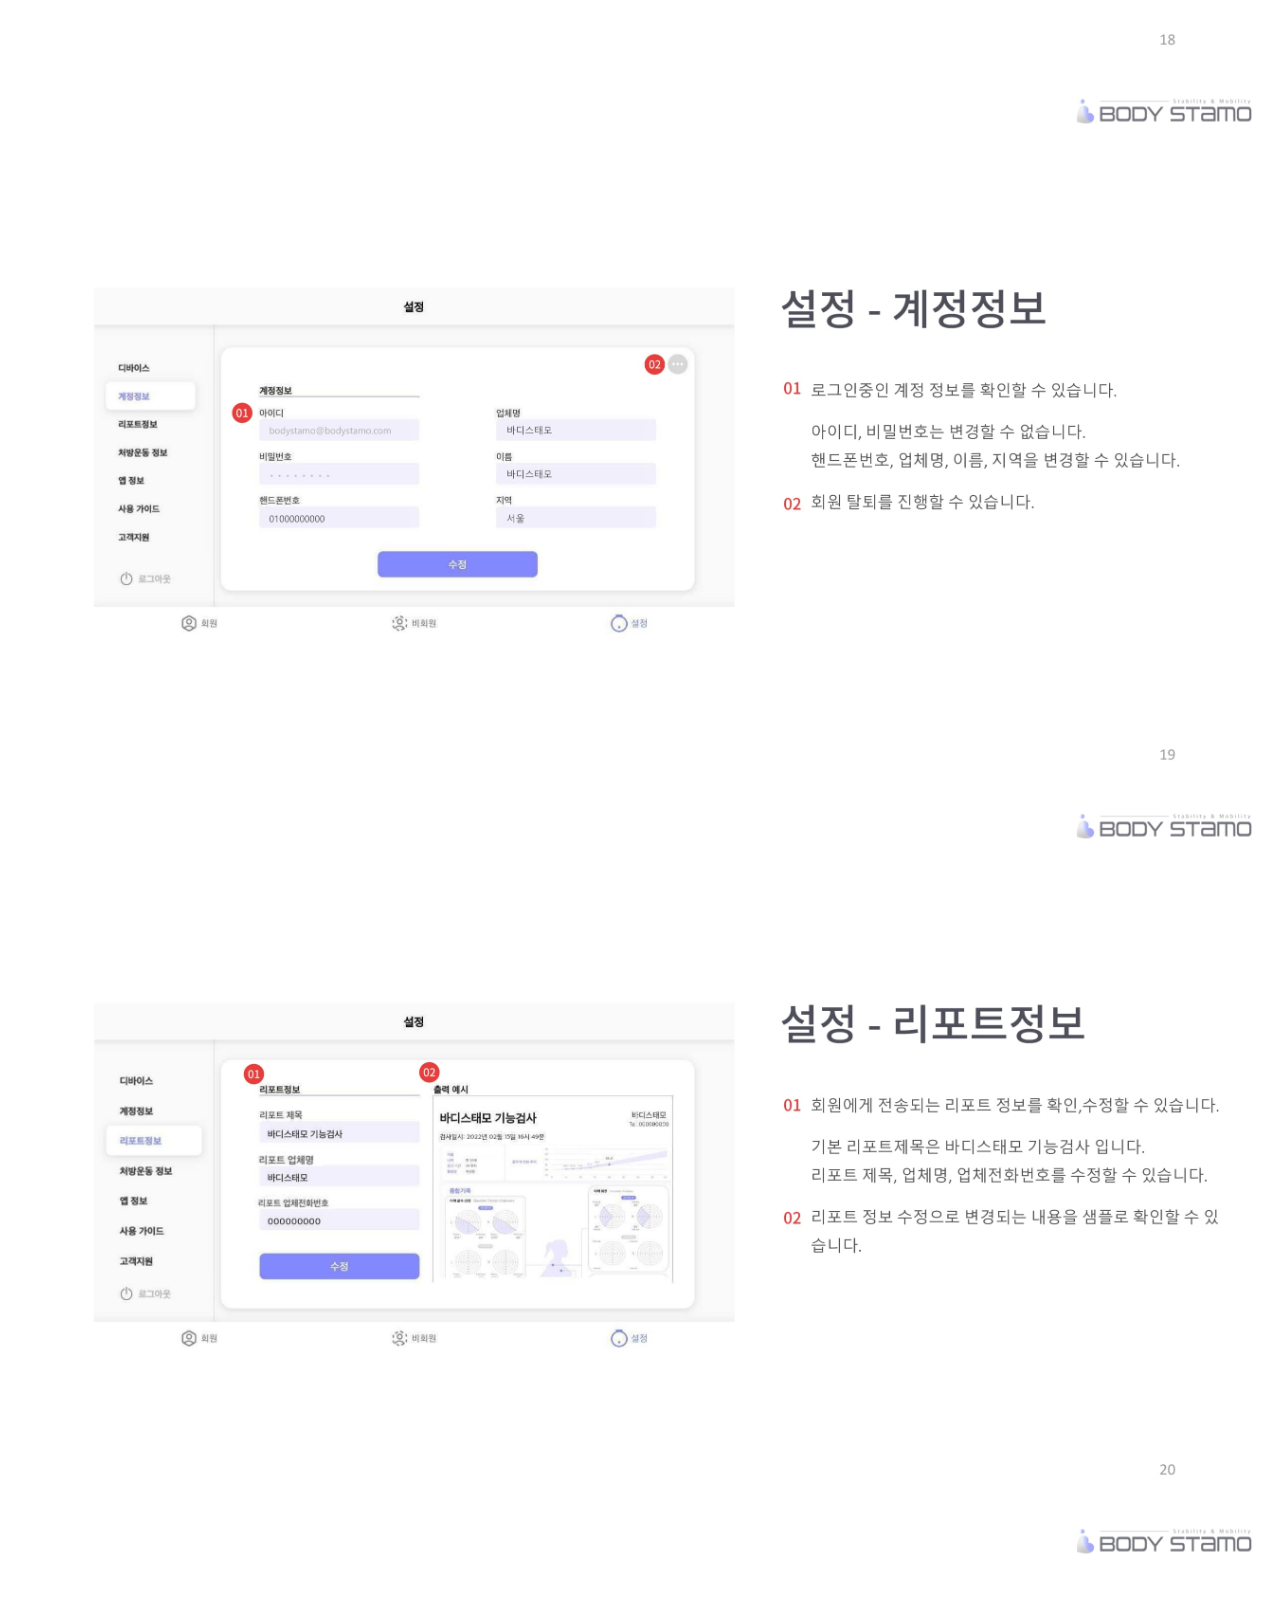
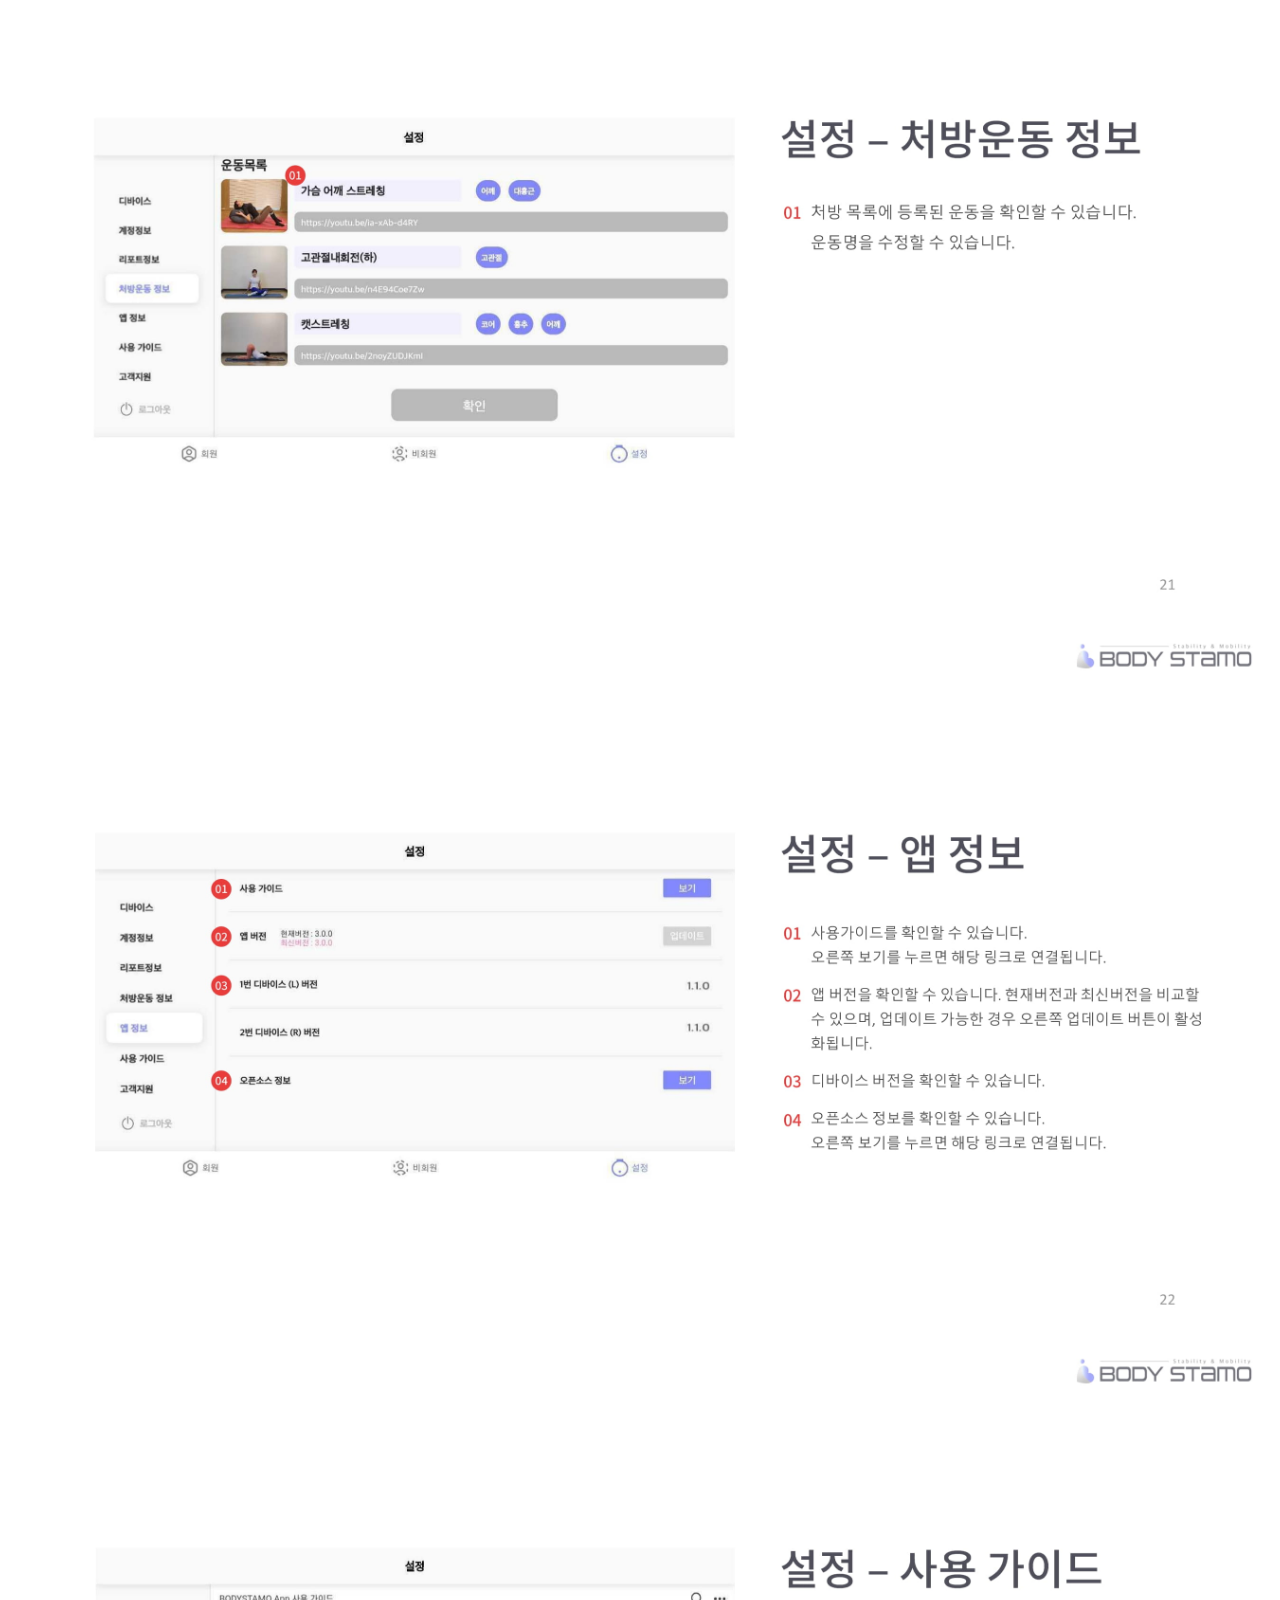
<file: guide/index.html>
<!DOCTYPE html>
<html lang="en">
<head>
    <meta charset="UTF-8">
    <title>바디스태모 앱 사용 가이드 v4.0</title>
</head>
<body>
    <img src="../images/guide/01.jpg" width="100%">
    <img src="../images/guide/02.jpg" width="100%">
    <img src="../images/guide/03.jpg" width="100%">
    <img src="../images/guide/04.jpg" width="100%">
    <img src="../images/guide/05.jpg" width="100%">
    <img src="../images/guide/06.jpg" width="100%">
    <img src="../images/guide/07.jpg" width="100%">
    <img src="../images/guide/08.jpg" width="100%">
    <img src="../images/guide/09.jpg" width="100%">
    <img src="../images/guide/10.jpg" width="100%">
    <img src="../images/guide/11.jpg" width="100%">
    <img src="../images/guide/12.jpg" width="100%">
    <img src="../images/guide/13.jpg" width="100%">
    <img src="../images/guide/14.jpg" width="100%">
    <img src="../images/guide/15.jpg" width="100%">
    <img src="../images/guide/16.jpg" width="100%">
    <img src="../images/guide/17.jpg" width="100%">
    <img src="../images/guide/18.jpg" width="100%">
    <img src="../images/guide/19.jpg" width="100%">
    <img src="../images/guide/20.jpg" width="100%">
    <img src="../images/guide/21.jpg" width="100%">
    <img src="../images/guide/22.jpg" width="100%">
    <img src="../images/guide/23.jpg" width="100%">
    <img src="../images/guide/24.jpg" width="100%">
</body>
</html>
</file>
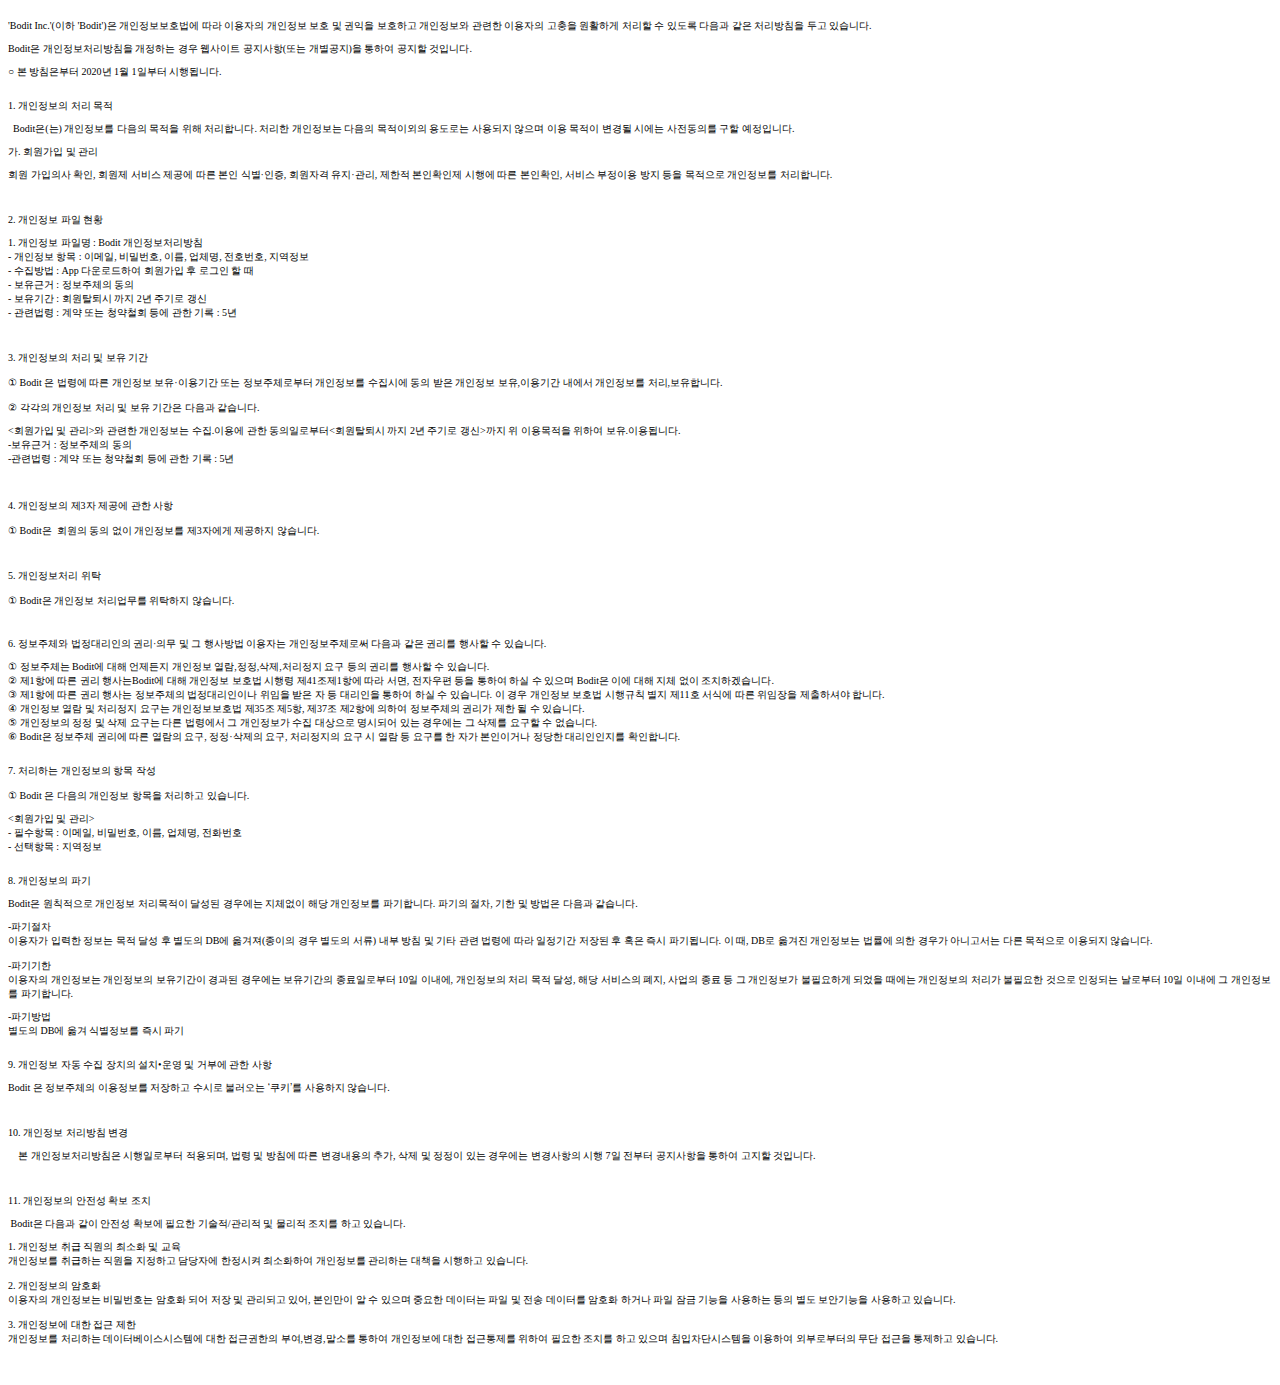
<file: BODY_STAMO_PrivacyPolicy_KR.html>
<!DOCTYPE html PUBLIC "-//W3C//DTD HTML 4.01//EN" "http://www.w3.org/TR/html4/strict.dtd">
<html>
<head>
  <meta http-equiv="Content-Type" content="text/html; charset=utf-8">
  <meta http-equiv="Content-Style-Type" content="text/css">
  <title>개인정보처리방침</title>
  <meta name="Generator" content="Cocoa HTML Writer">
  <meta name="CocoaVersion" content="1894.6">
  <style type="text/css">
    p.p1 {margin: 0.0px 0.0px 9.0px 0.0px; font: 10.0px 'Apple SD Gothic Neo'; color: #000000; -webkit-text-stroke: #000000}
    p.p2 {margin: 0.0px 0.0px 0.0px 0.0px; font: 10.0px AppleMyungjo; color: #000000; -webkit-text-stroke: #000000}
    p.p3 {margin: 0.0px 0.0px 9.0px 0.0px; text-indent: 5.0px; font: 10.0px 'Apple SD Gothic Neo'; color: #000000; -webkit-text-stroke: #000000}
    p.p4 {margin: 0.0px 0.0px 0.0px 0.0px; font: 10.0px 'Apple SD Gothic Neo'; color: #000000; -webkit-text-stroke: #000000}
    p.p5 {margin: 0.0px 0.0px 9.0px 0.0px; font: 10.0px AppleMyungjo; color: #000000; -webkit-text-stroke: #000000}
    p.p6 {margin: 0.0px 0.0px 9.0px 0.0px; text-indent: 10.0px; font: 10.0px 'Apple SD Gothic Neo'; color: #000000; -webkit-text-stroke: #000000}
    p.p7 {margin: 0.0px 0.0px 8.0px 0.0px; text-align: justify; font: 10.0px 'Times New Roman'; color: #000000; -webkit-text-stroke: #000000}
    span.s1 {font: 10.0px AppleMyungjo; font-kerning: none}
    span.s2 {font-kerning: none}
    span.s3 {font: 10.0px Helvetica; font-kerning: none}
  </style>
</head>
<body>
<p class="p1"><span class="s1"><br>
'Bodit Inc.'(</span><span class="s2">이하</span><span class="s1"> 'Bodit')</span><span class="s2">은</span><span class="s1"> </span><span class="s2">개인정보보호법에</span><span class="s1"> </span><span class="s2">따라</span><span class="s1"> </span><span class="s2">이용자의</span><span class="s1"> </span><span class="s2">개인정보</span><span class="s1"> </span><span class="s2">보호</span><span class="s1"> </span><span class="s2">및</span><span class="s1"> </span><span class="s2">권익을</span><span class="s1"> </span><span class="s2">보호하고</span><span class="s1"> </span><span class="s2">개인정보와</span><span class="s1"> </span><span class="s2">관련한</span><span class="s1"> </span><span class="s2">이용자의</span><span class="s1"> </span><span class="s2">고충을</span><span class="s1"> </span><span class="s2">원활하게</span><span class="s1"> </span><span class="s2">처리할</span><span class="s1"> </span><span class="s2">수</span><span class="s1"> </span><span class="s2">있도록</span><span class="s1"> </span><span class="s2">다음과</span><span class="s1"> </span><span class="s2">같은</span><span class="s1"> </span><span class="s2">처리방침을</span><span class="s1"> </span><span class="s2">두고</span><span class="s1"> </span><span class="s2">있습니다</span><span class="s1">.</span></p>
<p class="p1"><span class="s1">Bodit</span><span class="s2">은</span><span class="s1"> </span><span class="s2">개인정보처리방침을</span><span class="s1"> </span><span class="s2">개정하는</span><span class="s1"> </span><span class="s2">경우</span><span class="s1"> </span><span class="s2">웹사이트</span><span class="s1"> </span><span class="s2">공지사항</span><span class="s1">(</span><span class="s2">또는</span><span class="s1"> </span><span class="s2">개별공지</span><span class="s1">)</span><span class="s2">을</span><span class="s1"> </span><span class="s2">통하여</span><span class="s1"> </span><span class="s2">공지할</span><span class="s1"> </span><span class="s2">것입니다</span><span class="s1">.</span></p>
<p class="p1"><span class="s1">○ </span><span class="s2">본</span><span class="s1"> </span><span class="s2">방침은부터</span><span class="s1"> 2020</span><span class="s2">년</span><span class="s1"> 1</span><span class="s2">월</span><span class="s1"> 1</span><span class="s2">일부터</span><span class="s1"> </span><span class="s2">시행됩니다</span><span class="s1">.</span></p>
<p class="p2"><span class="s2"><br>
</span></p>
<p class="p1"><span class="s1">1. </span><span class="s2">개인정보의</span><span class="s1"> </span><span class="s2">처리</span><span class="s1"> </span><span class="s2">목적</span><span class="s1"><span class="Apple-converted-space"> </span></span></p>
<p class="p3"><span class="s1">Bodit</span><span class="s2">은</span><span class="s1">(</span><span class="s2">는</span><span class="s1">) </span><span class="s2">개인정보를</span><span class="s1"> </span><span class="s2">다음의</span><span class="s1"> </span><span class="s2">목적을</span><span class="s1"> </span><span class="s2">위해</span><span class="s1"> </span><span class="s2">처리합니다</span><span class="s1">. </span><span class="s2">처리한</span><span class="s1"> </span><span class="s2">개인정보는</span><span class="s1"> </span><span class="s2">다음의</span><span class="s1"> </span><span class="s2">목적이외의</span><span class="s1"> </span><span class="s2">용도로는</span><span class="s1"> </span><span class="s2">사용되지</span><span class="s1"> </span><span class="s2">않으며</span><span class="s1"> </span><span class="s2">이용</span><span class="s1"> </span><span class="s2">목적이</span><span class="s1"> </span><span class="s2">변경될</span><span class="s1"> </span><span class="s2">시에는</span><span class="s1"> </span><span class="s2">사전동의를</span><span class="s1"> </span><span class="s2">구할</span><span class="s1"> </span><span class="s2">예정입니다</span><span class="s1">.</span></p>
<p class="p1"><span class="s2">가</span><span class="s1">. </span><span class="s2">회원가입</span><span class="s1"> </span><span class="s2">및</span><span class="s1"> </span><span class="s2">관리</span></p>
<p class="p1"><span class="s2">회원</span><span class="s1"> </span><span class="s2">가입의사</span><span class="s1"> </span><span class="s2">확인</span><span class="s1">, </span><span class="s2">회원제</span><span class="s1"> </span><span class="s2">서비스</span><span class="s1"> </span><span class="s2">제공에</span><span class="s1"> </span><span class="s2">따른</span><span class="s1"> </span><span class="s2">본인</span><span class="s1"> </span><span class="s2">식별</span><span class="s1">·</span><span class="s2">인증</span><span class="s1">, </span><span class="s2">회원자격</span><span class="s1"> </span><span class="s2">유지</span><span class="s1">·</span><span class="s2">관리</span><span class="s1">, </span><span class="s2">제한적</span><span class="s1"> </span><span class="s2">본인확인제</span><span class="s1"> </span><span class="s2">시행에</span><span class="s1"> </span><span class="s2">따른</span><span class="s1"> </span><span class="s2">본인확인</span><span class="s1">, </span><span class="s2">서비스</span><span class="s1"> </span><span class="s2">부정이용</span><span class="s1"> </span><span class="s2">방지</span><span class="s1"> </span><span class="s2">등을</span><span class="s1"> </span><span class="s2">목적으로</span><span class="s1"> </span><span class="s2">개인정보를</span><span class="s1"> </span><span class="s2">처리합니다</span><span class="s1">.</span></p>
<p class="p2"><span class="s2"><br>
<br>
</span></p>
<p class="p1"><span class="s1">2. </span><span class="s2">개인정보</span><span class="s1"> </span><span class="s2">파일</span><span class="s1"> </span><span class="s2">현황</span><span class="s1"><br>
</span></p>
<p class="p1"><span class="s1">1. </span><span class="s2">개인정보</span><span class="s1"> </span><span class="s2">파일명</span><span class="s1"> : Bodit </span><span class="s2">개인정보처리방침</span><span class="s1"><br>
- </span><span class="s2">개인정보</span><span class="s1"> </span><span class="s2">항목</span><span class="s1"> : </span><span class="s2">이메일</span><span class="s1">, </span><span class="s2">비밀번호</span><span class="s1">, </span><span class="s2">이름</span><span class="s1">, </span><span class="s2">업체명, 전호번호, 지역정보</span><span class="s1"><br>
- </span><span class="s2">수집방법</span><span class="s1"> : App </span><span class="s2">다운로드하여</span><span class="s1"> </span><span class="s2">회원가입</span><span class="s1"> </span><span class="s2">후</span><span class="s1"> </span><span class="s2">로그인</span><span class="s1"> </span><span class="s2">할</span><span class="s1"> </span><span class="s2">때</span><span class="s1"><br>
- </span><span class="s2">보유근거</span><span class="s1"> : </span><span class="s2">정보주체의</span><span class="s1"> </span><span class="s2">동의</span><span class="s1"><br>
- </span><span class="s2">보유기간</span><span class="s1"> : </span><span class="s2">회원탈퇴시</span><span class="s1"> </span><span class="s2">까지</span><span class="s1"> 2</span><span class="s2">년</span><span class="s1"> </span><span class="s2">주기로</span><span class="s1"> </span><span class="s2">갱신</span><span class="s1"><br>
- </span><span class="s2">관련법령</span><span class="s1"> : </span><span class="s2">계약</span><span class="s1"> </span><span class="s2">또는</span><span class="s1"> </span><span class="s2">청약철회</span><span class="s1"> </span><span class="s2">등에</span><span class="s1"> </span><span class="s2">관한</span><span class="s1"> </span><span class="s2">기록</span><span class="s1"> : 5</span><span class="s2">년</span></p>
<p class="p2"><span class="s2"><br>
</span></p>
<p class="p2"><span class="s2"><br>
</span></p>
<p class="p1"><span class="s1">3. </span><span class="s2">개인정보의</span><span class="s1"> </span><span class="s2">처리</span><span class="s1"> </span><span class="s2">및</span><span class="s1"> </span><span class="s2">보유</span><span class="s1"> </span><span class="s2">기간</span><span class="s1"><br>
<br>
① Bodit </span><span class="s2">은</span><span class="s1"> </span><span class="s2">법령에</span><span class="s1"> </span><span class="s2">따른</span><span class="s1"> </span><span class="s2">개인정보</span><span class="s1"> </span><span class="s2">보유</span><span class="s1">·</span><span class="s2">이용기간</span><span class="s1"> </span><span class="s2">또는</span><span class="s1"> </span><span class="s2">정보주체로부터</span><span class="s1"> </span><span class="s2">개인정보를</span><span class="s1"> </span><span class="s2">수집시에</span><span class="s1"> </span><span class="s2">동의</span><span class="s1"> </span><span class="s2">받은</span><span class="s1"> </span><span class="s2">개인정보</span><span class="s1"> </span><span class="s2">보유</span><span class="s1">,</span><span class="s2">이용기간</span><span class="s1"> </span><span class="s2">내에서</span><span class="s1"> </span><span class="s2">개인정보를</span><span class="s1"> </span><span class="s2">처리</span><span class="s1">,</span><span class="s2">보유합니다</span><span class="s1">.<br>
<br>
② </span><span class="s2">각각의</span><span class="s1"> </span><span class="s2">개인정보</span><span class="s1"> </span><span class="s2">처리</span><span class="s1"> </span><span class="s2">및</span><span class="s1"> </span><span class="s2">보유</span><span class="s1"> </span><span class="s2">기간은</span><span class="s1"> </span><span class="s2">다음과</span><span class="s1"> </span><span class="s2">같습니다</span><span class="s1">.</span></p>
<p class="p4"><span class="s1">&lt;</span><span class="s2">회원가입</span><span class="s1"> </span><span class="s2">및</span><span class="s1"> </span><span class="s2">관리</span><span class="s1">&gt;</span><span class="s2">와</span><span class="s1"> </span><span class="s2">관련한</span><span class="s1"> </span><span class="s2">개인정보는</span><span class="s1"> </span><span class="s2">수집</span><span class="s1">.</span><span class="s2">이용에</span><span class="s1"> </span><span class="s2">관한</span><span class="s1"> </span><span class="s2">동의일로부터</span><span class="s1">&lt;</span><span class="s2">회원탈퇴시</span><span class="s1"> </span><span class="s2">까지</span><span class="s1"> 2</span><span class="s2">년</span><span class="s1"> </span><span class="s2">주기로</span><span class="s1"> </span><span class="s2">갱신</span><span class="s1">&gt;</span><span class="s2">까지</span><span class="s1"> </span><span class="s2">위</span><span class="s1"> </span><span class="s2">이용목적을</span><span class="s1"> </span><span class="s2">위하여</span><span class="s1"> </span><span class="s2">보유</span><span class="s1">.</span><span class="s2">이용됩니다</span><span class="s1">.</span></p>
<p class="p4"><span class="s1">-</span><span class="s2">보유근거</span><span class="s1"> : </span><span class="s2">정보주체의</span><span class="s1"> </span><span class="s2">동의</span></p>
<p class="p4"><span class="s1">-</span><span class="s2">관련법령</span><span class="s1"> : </span><span class="s2">계약</span><span class="s1"> </span><span class="s2">또는</span><span class="s1"> </span><span class="s2">청약철회</span><span class="s1"> </span><span class="s2">등에</span><span class="s1"> </span><span class="s2">관한</span><span class="s1"> </span><span class="s2">기록</span><span class="s1"> : 5</span><span class="s2">년</span></p>
<p class="p2"><span class="s2"><br>
</span></p>
<p class="p2"><span class="s2"><br>
</span></p>
<p class="p2"><span class="s2"><br>
</span></p>
<p class="p1"><span class="s1">4. </span><span class="s2">개인정보의</span><span class="s1"> </span><span class="s2">제</span><span class="s1">3</span><span class="s2">자</span><span class="s1"> </span><span class="s2">제공에</span><span class="s1"> </span><span class="s2">관한</span><span class="s1"> </span><span class="s2">사항</span><span class="s1"><br>
<br>
① Bodit</span><span class="s2">은</span><span class="s1">  </span><span class="s2">회원의</span><span class="s1"> </span><span class="s2">동의</span><span class="s1"> </span><span class="s2">없이</span><span class="s1"> </span><span class="s2">개인정보를</span><span class="s1"> </span><span class="s2">제</span><span class="s1">3</span><span class="s2">자에게</span><span class="s1"> </span><span class="s2">제공하지</span><span class="s1"> </span><span class="s2">않습니다</span><span class="s1">.</span></p>
<p class="p2"><span class="s2"><br>
</span></p>
<p class="p2"><span class="s2"><br>
</span></p>
<p class="p1"><span class="s1">5. </span><span class="s2">개인정보처리</span><span class="s1"> </span><span class="s2">위탁</span><span class="s1"><br>
<br>
① Bodit</span><span class="s2">은</span><span class="s1"> </span><span class="s2">개인정보</span><span class="s1"> </span><span class="s2">처리업무를</span><span class="s1"> </span><span class="s2">위탁하지</span><span class="s1"> </span><span class="s2">않습니다</span><span class="s1">.<br>
</span></p>
<p class="p5"><span class="s2"><br>
</span></p>
<p class="p1"><span class="s1">6. </span><span class="s2">정보주체와</span><span class="s1"> </span><span class="s2">법정대리인의</span><span class="s1"> </span><span class="s2">권리</span><span class="s1">·</span><span class="s2">의무</span><span class="s1"> </span><span class="s2">및</span><span class="s1"> </span><span class="s2">그</span><span class="s1"> </span><span class="s2">행사방법</span><span class="s1"> </span><span class="s2">이용자는</span><span class="s1"> </span><span class="s2">개인정보주체로써</span><span class="s1"> </span><span class="s2">다음과</span><span class="s1"> </span><span class="s2">같은</span><span class="s1"> </span><span class="s2">권리를</span><span class="s1"> </span><span class="s2">행사할</span><span class="s1"> </span><span class="s2">수</span><span class="s1"> </span><span class="s2">있습니다</span><span class="s1">.</span></p>
<p class="p1"><span class="s1">① </span><span class="s2">정보주체는</span><span class="s1"> Bodit</span><span class="s2">에</span><span class="s1"> </span><span class="s2">대해</span><span class="s1"> </span><span class="s2">언제든지</span><span class="s1"> </span><span class="s2">개인정보</span><span class="s1"> </span><span class="s2">열람</span><span class="s1">,</span><span class="s2">정정</span><span class="s1">,</span><span class="s2">삭제</span><span class="s1">,</span><span class="s2">처리정지</span><span class="s1"> </span><span class="s2">요구</span><span class="s1"> </span><span class="s2">등의</span><span class="s1"> </span><span class="s2">권리를</span><span class="s1"> </span><span class="s2">행사할</span><span class="s1"> </span><span class="s2">수</span><span class="s1"> </span><span class="s2">있습니다</span><span class="s1">.<br>
② </span><span class="s2">제</span><span class="s1">1</span><span class="s2">항에</span><span class="s1"> </span><span class="s2">따른</span><span class="s1"> </span><span class="s2">권리</span><span class="s1"> </span><span class="s2">행사는</span><span class="s1">Bodit</span><span class="s2">에</span><span class="s1"> </span><span class="s2">대해</span><span class="s1"> </span><span class="s2">개인정보</span><span class="s1"> </span><span class="s2">보호법</span><span class="s1"> </span><span class="s2">시행령</span><span class="s1"> </span><span class="s2">제</span><span class="s1">41</span><span class="s2">조제</span><span class="s1">1</span><span class="s2">항에</span><span class="s1"> </span><span class="s2">따라</span><span class="s1"> </span><span class="s2">서면</span><span class="s1">, </span><span class="s2">전자우편</span><span class="s1"> </span><span class="s2">등을</span><span class="s1"> </span><span class="s2">통하여</span><span class="s1"> </span><span class="s2">하실</span><span class="s1"> </span><span class="s2">수</span><span class="s1"> </span><span class="s2">있으며</span><span class="s1"> Bodit</span><span class="s2">은</span><span class="s1"> </span><span class="s2">이에</span><span class="s1"> </span><span class="s2">대해</span><span class="s1"> </span><span class="s2">지체</span><span class="s1"> </span><span class="s2">없이</span><span class="s1"> </span><span class="s2">조치하겠습니다</span><span class="s1">.<br>
③ </span><span class="s2">제</span><span class="s1">1</span><span class="s2">항에</span><span class="s1"> </span><span class="s2">따른</span><span class="s1"> </span><span class="s2">권리</span><span class="s1"> </span><span class="s2">행사는</span><span class="s1"> </span><span class="s2">정보주체의</span><span class="s1"> </span><span class="s2">법정대리인이나</span><span class="s1"> </span><span class="s2">위임을</span><span class="s1"> </span><span class="s2">받은</span><span class="s1"> </span><span class="s2">자</span><span class="s1"> </span><span class="s2">등</span><span class="s1"> </span><span class="s2">대리인을</span><span class="s1"> </span><span class="s2">통하여</span><span class="s1"> </span><span class="s2">하실</span><span class="s1"> </span><span class="s2">수</span><span class="s1"> </span><span class="s2">있습니다</span><span class="s1">. </span><span class="s2">이</span><span class="s1"> </span><span class="s2">경우</span><span class="s1"> </span><span class="s2">개인정보</span><span class="s1"> </span><span class="s2">보호법</span><span class="s1"> </span><span class="s2">시행규칙</span><span class="s1"> </span><span class="s2">별지</span><span class="s1"> </span><span class="s2">제</span><span class="s1">11</span><span class="s2">호</span><span class="s1"> </span><span class="s2">서식에</span><span class="s1"> </span><span class="s2">따른</span><span class="s1"> </span><span class="s2">위임장을</span><span class="s1"> </span><span class="s2">제출하셔야</span><span class="s1"> </span><span class="s2">합니다</span><span class="s1">.<br>
④ </span><span class="s2">개인정보</span><span class="s1"> </span><span class="s2">열람</span><span class="s1"> </span><span class="s2">및</span><span class="s1"> </span><span class="s2">처리정지</span><span class="s1"> </span><span class="s2">요구는</span><span class="s1"> </span><span class="s2">개인정보보호법</span><span class="s1"> </span><span class="s2">제</span><span class="s1">35</span><span class="s2">조</span><span class="s1"> </span><span class="s2">제</span><span class="s1">5</span><span class="s2">항</span><span class="s1">, </span><span class="s2">제</span><span class="s1">37</span><span class="s2">조</span><span class="s1"> </span><span class="s2">제</span><span class="s1">2</span><span class="s2">항에</span><span class="s1"> </span><span class="s2">의하여</span><span class="s1"> </span><span class="s2">정보주체의</span><span class="s1"> </span><span class="s2">권리가</span><span class="s1"> </span><span class="s2">제한</span><span class="s1"> </span><span class="s2">될</span><span class="s1"> </span><span class="s2">수</span><span class="s1"> </span><span class="s2">있습니다</span><span class="s1">.<br>
⑤ </span><span class="s2">개인정보의</span><span class="s1"> </span><span class="s2">정정</span><span class="s1"> </span><span class="s2">및</span><span class="s1"> </span><span class="s2">삭제</span><span class="s1"> </span><span class="s2">요구는</span><span class="s1"> </span><span class="s2">다른</span><span class="s1"> </span><span class="s2">법령에서</span><span class="s1"> </span><span class="s2">그</span><span class="s1"> </span><span class="s2">개인정보가</span><span class="s1"> </span><span class="s2">수집</span><span class="s1"> </span><span class="s2">대상으로</span><span class="s1"> </span><span class="s2">명시되어</span><span class="s1"> </span><span class="s2">있는</span><span class="s1"> </span><span class="s2">경우에는</span><span class="s1"> </span><span class="s2">그</span><span class="s1"> </span><span class="s2">삭제를</span><span class="s1"> </span><span class="s2">요구할</span><span class="s1"> </span><span class="s2">수</span><span class="s1"> </span><span class="s2">없습니다</span><span class="s1">.<br>
⑥ Bodit</span><span class="s2">은</span><span class="s1"> </span><span class="s2">정보주체</span><span class="s1"> </span><span class="s2">권리에</span><span class="s1"> </span><span class="s2">따른</span><span class="s1"> </span><span class="s2">열람의</span><span class="s1"> </span><span class="s2">요구</span><span class="s1">, </span><span class="s2">정정</span><span class="s1">·</span><span class="s2">삭제의</span><span class="s1"> </span><span class="s2">요구</span><span class="s1">, </span><span class="s2">처리정지의</span><span class="s1"> </span><span class="s2">요구</span><span class="s1"> </span><span class="s2">시</span><span class="s1"> </span><span class="s2">열람</span><span class="s1"> </span><span class="s2">등</span><span class="s1"> </span><span class="s2">요구를</span><span class="s1"> </span><span class="s2">한</span><span class="s1"> </span><span class="s2">자가</span><span class="s1"> </span><span class="s2">본인이거나</span><span class="s1"> </span><span class="s2">정당한</span><span class="s1"> </span><span class="s2">대리인인지를</span><span class="s1"> </span><span class="s2">확인합니다</span><span class="s1">.</span></p>
<p class="p2"><span class="s2"><br>
</span></p>
<p class="p1"><span class="s1">7. </span><span class="s2">처리하는</span><span class="s1"> </span><span class="s2">개인정보의</span><span class="s1"> </span><span class="s2">항목</span><span class="s1"> </span><span class="s2">작성</span><span class="s1"> <br>
<br>
① Bodit </span><span class="s2">은</span><span class="s1"> </span><span class="s2">다음의</span><span class="s1"> </span><span class="s2">개인정보</span><span class="s1"> </span><span class="s2">항목을</span><span class="s1"> </span><span class="s2">처리하고</span><span class="s1"> </span><span class="s2">있습니다</span><span class="s1">.</span></p>
<p class="p1"><span class="s1">&lt;</span><span class="s2">회원가입</span><span class="s1"> </span><span class="s2">및</span><span class="s1"> </span><span class="s2">관리</span><span class="s1">&gt;<br>
- </span><span class="s2">필수항목</span><span class="s1"> : </span><span class="s2">이메일</span><span class="s1">, </span><span class="s2">비밀번호</span><span class="s1">, </span><span class="s2">이름</span><span class="s1">, </span><span class="s2">업체명, 전화번호</span><span class="s1"><br>
- </span><span class="s2">선택항목</span><span class="s1"> : </span><span class="s2">지역정보</span></p>
<p class="p2"><span class="s2"><br>
</span></p>
<p class="p1"><span class="s1">8. </span><span class="s2">개인정보의</span><span class="s1"> </span><span class="s2">파기</span></p>
<p class="p1"><span class="s1">Bodit</span><span class="s2">은</span><span class="s1"> </span><span class="s2">원칙적으로</span><span class="s1"> </span><span class="s2">개인정보</span><span class="s1"> </span><span class="s2">처리목적이</span><span class="s1"> </span><span class="s2">달성된</span><span class="s1"> </span><span class="s2">경우에는</span><span class="s1"> </span><span class="s2">지체없이</span><span class="s1"> </span><span class="s2">해당</span><span class="s1"> </span><span class="s2">개인정보를</span><span class="s1"> </span><span class="s2">파기합니다</span><span class="s1">. </span><span class="s2">파기의</span><span class="s1"> </span><span class="s2">절차</span><span class="s1">, </span><span class="s2">기한</span><span class="s1"> </span><span class="s2">및</span><span class="s1"> </span><span class="s2">방법은</span><span class="s1"> </span><span class="s2">다음과</span><span class="s1"> </span><span class="s2">같습니다</span><span class="s1">.</span></p>
<p class="p1"><span class="s1">-</span><span class="s2">파기절차</span><span class="s1"><br>
</span><span class="s2">이용자가</span><span class="s1"> </span><span class="s2">입력한</span><span class="s1"> </span><span class="s2">정보는</span><span class="s1"> </span><span class="s2">목적</span><span class="s1"> </span><span class="s2">달성</span><span class="s1"> </span><span class="s2">후</span><span class="s1"> </span><span class="s2">별도의</span><span class="s1"> DB</span><span class="s2">에</span><span class="s1"> </span><span class="s2">옮겨져</span><span class="s1">(</span><span class="s2">종이의</span><span class="s1"> </span><span class="s2">경우</span><span class="s1"> </span><span class="s2">별도의</span><span class="s1"> </span><span class="s2">서류</span><span class="s1">) </span><span class="s2">내부</span><span class="s1"> </span><span class="s2">방침</span><span class="s1"> </span><span class="s2">및</span><span class="s1"> </span><span class="s2">기타</span><span class="s1"> </span><span class="s2">관련</span><span class="s1"> </span><span class="s2">법령에</span><span class="s1"> </span><span class="s2">따라</span><span class="s1"> </span><span class="s2">일정기간</span><span class="s1"> </span><span class="s2">저장된</span><span class="s1"> </span><span class="s2">후</span><span class="s1"> </span><span class="s2">혹은</span><span class="s1"> </span><span class="s2">즉시</span><span class="s1"> </span><span class="s2">파기됩니다</span><span class="s1">. </span><span class="s2">이</span><span class="s1"> </span><span class="s2">때</span><span class="s1">, DB</span><span class="s2">로</span><span class="s1"> </span><span class="s2">옮겨진</span><span class="s1"> </span><span class="s2">개인정보는</span><span class="s1"> </span><span class="s2">법률에</span><span class="s1"> </span><span class="s2">의한</span><span class="s1"> </span><span class="s2">경우가</span><span class="s1"> </span><span class="s2">아니고서는</span><span class="s1"> </span><span class="s2">다른</span><span class="s1"> </span><span class="s2">목적으로</span><span class="s1"> </span><span class="s2">이용되지</span><span class="s1"> </span><span class="s2">않습니다</span><span class="s1">.<br>
<br>
-</span><span class="s2">파기기한</span><span class="s1"><br>
</span><span class="s2">이용자의</span><span class="s1"> </span><span class="s2">개인정보는</span><span class="s1"> </span><span class="s2">개인정보의</span><span class="s1"> </span><span class="s2">보유기간이</span><span class="s1"> </span><span class="s2">경과된</span><span class="s1"> </span><span class="s2">경우에는</span><span class="s1"> </span><span class="s2">보유기간의</span><span class="s1"> </span><span class="s2">종료일로부터</span><span class="s1"> 10</span><span class="s2">일</span><span class="s1"> </span><span class="s2">이내에</span><span class="s1">, </span><span class="s2">개인정보의</span><span class="s1"> </span><span class="s2">처리</span><span class="s1"> </span><span class="s2">목적</span><span class="s1"> </span><span class="s2">달성</span><span class="s1">, </span><span class="s2">해당</span><span class="s1"> </span><span class="s2">서비스의</span><span class="s1"> </span><span class="s2">폐지</span><span class="s1">, </span><span class="s2">사업의</span><span class="s1"> </span><span class="s2">종료</span><span class="s1"> </span><span class="s2">등</span><span class="s1"> </span><span class="s2">그</span><span class="s1"> </span><span class="s2">개인정보가</span><span class="s1"> </span><span class="s2">불필요하게</span><span class="s1"> </span><span class="s2">되었을</span><span class="s1"> </span><span class="s2">때에는</span><span class="s1"> </span><span class="s2">개인정보의</span><span class="s1"> </span><span class="s2">처리가</span><span class="s1"> </span><span class="s2">불필요한</span><span class="s1"> </span><span class="s2">것으로</span><span class="s1"> </span><span class="s2">인정되는</span><span class="s1"> </span><span class="s2">날로부터</span><span class="s1"> 10</span><span class="s2">일</span><span class="s1"> </span><span class="s2">이내에</span><span class="s1"> </span><span class="s2">그</span><span class="s1"> </span><span class="s2">개인정보를</span><span class="s1"> </span><span class="s2">파기합니다</span><span class="s1">.</span></p>
<p class="p1"><span class="s1">-</span><span class="s2">파기방법</span><span class="s1"><br>
</span><span class="s2">별도의</span><span class="s1"> DB</span><span class="s2">에</span><span class="s1"> </span><span class="s2">옮겨</span><span class="s1"> </span><span class="s2">식별정보를</span><span class="s1"> </span><span class="s2">즉시</span><span class="s1"> </span><span class="s2">파기</span></p>
<p class="p2"><span class="s2"><br>
</span></p>
<p class="p1"><span class="s1">9. </span><span class="s2">개인정보</span><span class="s1"> </span><span class="s2">자동</span><span class="s1"> </span><span class="s2">수집</span><span class="s1"> </span><span class="s2">장치의</span><span class="s1"> </span><span class="s2">설치</span><span class="s1">•</span><span class="s2">운영</span><span class="s1"> </span><span class="s2">및</span><span class="s1"> </span><span class="s2">거부에</span><span class="s1"> </span><span class="s2">관한</span><span class="s1"> </span><span class="s2">사항</span></p>
<p class="p1"><span class="s1">Bodit </span><span class="s2">은</span><span class="s1"> </span><span class="s2">정보주체의</span><span class="s1"> </span><span class="s2">이용정보를</span><span class="s1"> </span><span class="s2">저장하고</span><span class="s1"> </span><span class="s2">수시로</span><span class="s1"> </span><span class="s2">불러오는</span><span class="s1"> </span><span class="s3">‘</span><span class="s2">쿠키</span><span class="s3">’</span><span class="s2">를</span><span class="s1"> </span><span class="s2">사용하지</span><span class="s1"> </span><span class="s2">않습니다</span><span class="s1">.<br>
<br>
<br>
</span></p>
<p class="p1"><span class="s1">10. </span><span class="s2">개인정보</span><span class="s1"> </span><span class="s2">처리방침</span><span class="s1"> </span><span class="s2">변경</span><span class="s1"> </span></p>
<p class="p6"><span class="s2">본</span><span class="s1"> </span><span class="s2">개인정보처리방침은</span><span class="s1"> </span><span class="s2">시행일로부터</span><span class="s1"> </span><span class="s2">적용되며</span><span class="s1">, </span><span class="s2">법령</span><span class="s1"> </span><span class="s2">및</span><span class="s1"> </span><span class="s2">방침에</span><span class="s1"> </span><span class="s2">따른</span><span class="s1"> </span><span class="s2">변경내용의</span><span class="s1"> </span><span class="s2">추가</span><span class="s1">, </span><span class="s2">삭제</span><span class="s1"> </span><span class="s2">및</span><span class="s1"> </span><span class="s2">정정이</span><span class="s1"> </span><span class="s2">있는</span><span class="s1"> </span><span class="s2">경우에는</span><span class="s1"> </span><span class="s2">변경사항의</span><span class="s1"> </span><span class="s2">시행</span><span class="s1"> 7</span><span class="s2">일</span><span class="s1"> </span><span class="s2">전부터</span><span class="s1"> </span><span class="s2">공지사항을</span><span class="s1"> </span><span class="s2">통하여</span><span class="s1"> </span><span class="s2">고지할</span><span class="s1"> </span><span class="s2">것입니다</span><span class="s1">.</span></p>
<p class="p2"><span class="s2"><br>
</span></p>
<p class="p2"><span class="s2"><br>
</span></p>
<p class="p1"><span class="s1">11. </span><span class="s2">개인정보의</span><span class="s1"> </span><span class="s2">안전성</span><span class="s1"> </span><span class="s2">확보</span><span class="s1"> </span><span class="s2">조치</span></p>
<p class="p1"><span class="s1"><span class="Apple-converted-space"> </span>Bodit</span><span class="s2">은</span><span class="s1"> </span><span class="s2">다음과</span><span class="s1"> </span><span class="s2">같이</span><span class="s1"> </span><span class="s2">안전성</span><span class="s1"> </span><span class="s2">확보에</span><span class="s1"> </span><span class="s2">필요한</span><span class="s1"> </span><span class="s2">기술적</span><span class="s1">/</span><span class="s2">관리적</span><span class="s1"> </span><span class="s2">및</span><span class="s1"> </span><span class="s2">물리적</span><span class="s1"> </span><span class="s2">조치를</span><span class="s1"> </span><span class="s2">하고</span><span class="s1"> </span><span class="s2">있습니다</span><span class="s1">.</span></p>
<p class="p1"><span class="s1">1. </span><span class="s2">개인정보</span><span class="s1"> </span><span class="s2">취급</span><span class="s1"> </span><span class="s2">직원의</span><span class="s1"> </span><span class="s2">최소화</span><span class="s1"> </span><span class="s2">및</span><span class="s1"> </span><span class="s2">교육</span><span class="s1"><br>
</span><span class="s2">개인정보를</span><span class="s1"> </span><span class="s2">취급하는</span><span class="s1"> </span><span class="s2">직원을</span><span class="s1"> </span><span class="s2">지정하고</span><span class="s1"> </span><span class="s2">담당자에</span><span class="s1"> </span><span class="s2">한정시켜</span><span class="s1"> </span><span class="s2">최소화하여</span><span class="s1"> </span><span class="s2">개인정보를</span><span class="s1"> </span><span class="s2">관리하는</span><span class="s1"> </span><span class="s2">대책을</span><span class="s1"> </span><span class="s2">시행하고</span><span class="s1"> </span><span class="s2">있습니다</span><span class="s1">.<br>
<br>
2. </span><span class="s2">개인정보의</span><span class="s1"> </span><span class="s2">암호화</span><span class="s1"><br>
</span><span class="s2">이용자의</span><span class="s1"> </span><span class="s2">개인정보는</span><span class="s1"> </span><span class="s2">비밀번호는</span><span class="s1"> </span><span class="s2">암호화</span><span class="s1"> </span><span class="s2">되어</span><span class="s1"> </span><span class="s2">저장</span><span class="s1"> </span><span class="s2">및</span><span class="s1"> </span><span class="s2">관리되고</span><span class="s1"> </span><span class="s2">있어</span><span class="s1">, </span><span class="s2">본인만이</span><span class="s1"> </span><span class="s2">알</span><span class="s1"> </span><span class="s2">수</span><span class="s1"> </span><span class="s2">있으며</span><span class="s1"> </span><span class="s2">중요한</span><span class="s1"> </span><span class="s2">데이터는</span><span class="s1"> </span><span class="s2">파일</span><span class="s1"> </span><span class="s2">및</span><span class="s1"> </span><span class="s2">전송</span><span class="s1"> </span><span class="s2">데이터를</span><span class="s1"> </span><span class="s2">암호화</span><span class="s1"> </span><span class="s2">하거나</span><span class="s1"> </span><span class="s2">파일</span><span class="s1"> </span><span class="s2">잠금</span><span class="s1"> </span><span class="s2">기능을</span><span class="s1"> </span><span class="s2">사용하는</span><span class="s1"> </span><span class="s2">등의</span><span class="s1"> </span><span class="s2">별도</span><span class="s1"> </span><span class="s2">보안기능을</span><span class="s1"> </span><span class="s2">사용하고</span><span class="s1"> </span><span class="s2">있습니다</span><span class="s1">.<br>
<br>
3. </span><span class="s2">개인정보에</span><span class="s1"> </span><span class="s2">대한</span><span class="s1"> </span><span class="s2">접근</span><span class="s1"> </span><span class="s2">제한</span><span class="s1"><br>
</span><span class="s2">개인정보를</span><span class="s1"> </span><span class="s2">처리하는</span><span class="s1"> </span><span class="s2">데이터베이스시스템에</span><span class="s1"> </span><span class="s2">대한</span><span class="s1"> </span><span class="s2">접근권한의</span><span class="s1"> </span><span class="s2">부여</span><span class="s1">,</span><span class="s2">변경</span><span class="s1">,</span><span class="s2">말소를</span><span class="s1"> </span><span class="s2">통하여</span><span class="s1"> </span><span class="s2">개인정보에</span><span class="s1"> </span><span class="s2">대한</span><span class="s1"> </span><span class="s2">접근통제를</span><span class="s1"> </span><span class="s2">위하여</span><span class="s1"> </span><span class="s2">필요한</span><span class="s1"> </span><span class="s2">조치를</span><span class="s1"> </span><span class="s2">하고</span><span class="s1"> </span><span class="s2">있으며</span><span class="s1"> </span><span class="s2">침입차단시스템을</span><span class="s1"> </span><span class="s2">이용하여</span><span class="s1"> </span><span class="s2">외부로부터의</span><span class="s1"> </span><span class="s2">무단</span><span class="s1"> </span><span class="s2">접근을</span><span class="s1"> </span><span class="s2">통제하고</span><span class="s1"> </span><span class="s2">있습니다</span><span class="s1">.<br>
<br>
</span></p>
<p class="p7"><span class="s2"><br>
</span></p>
</body>
</html>
</file>
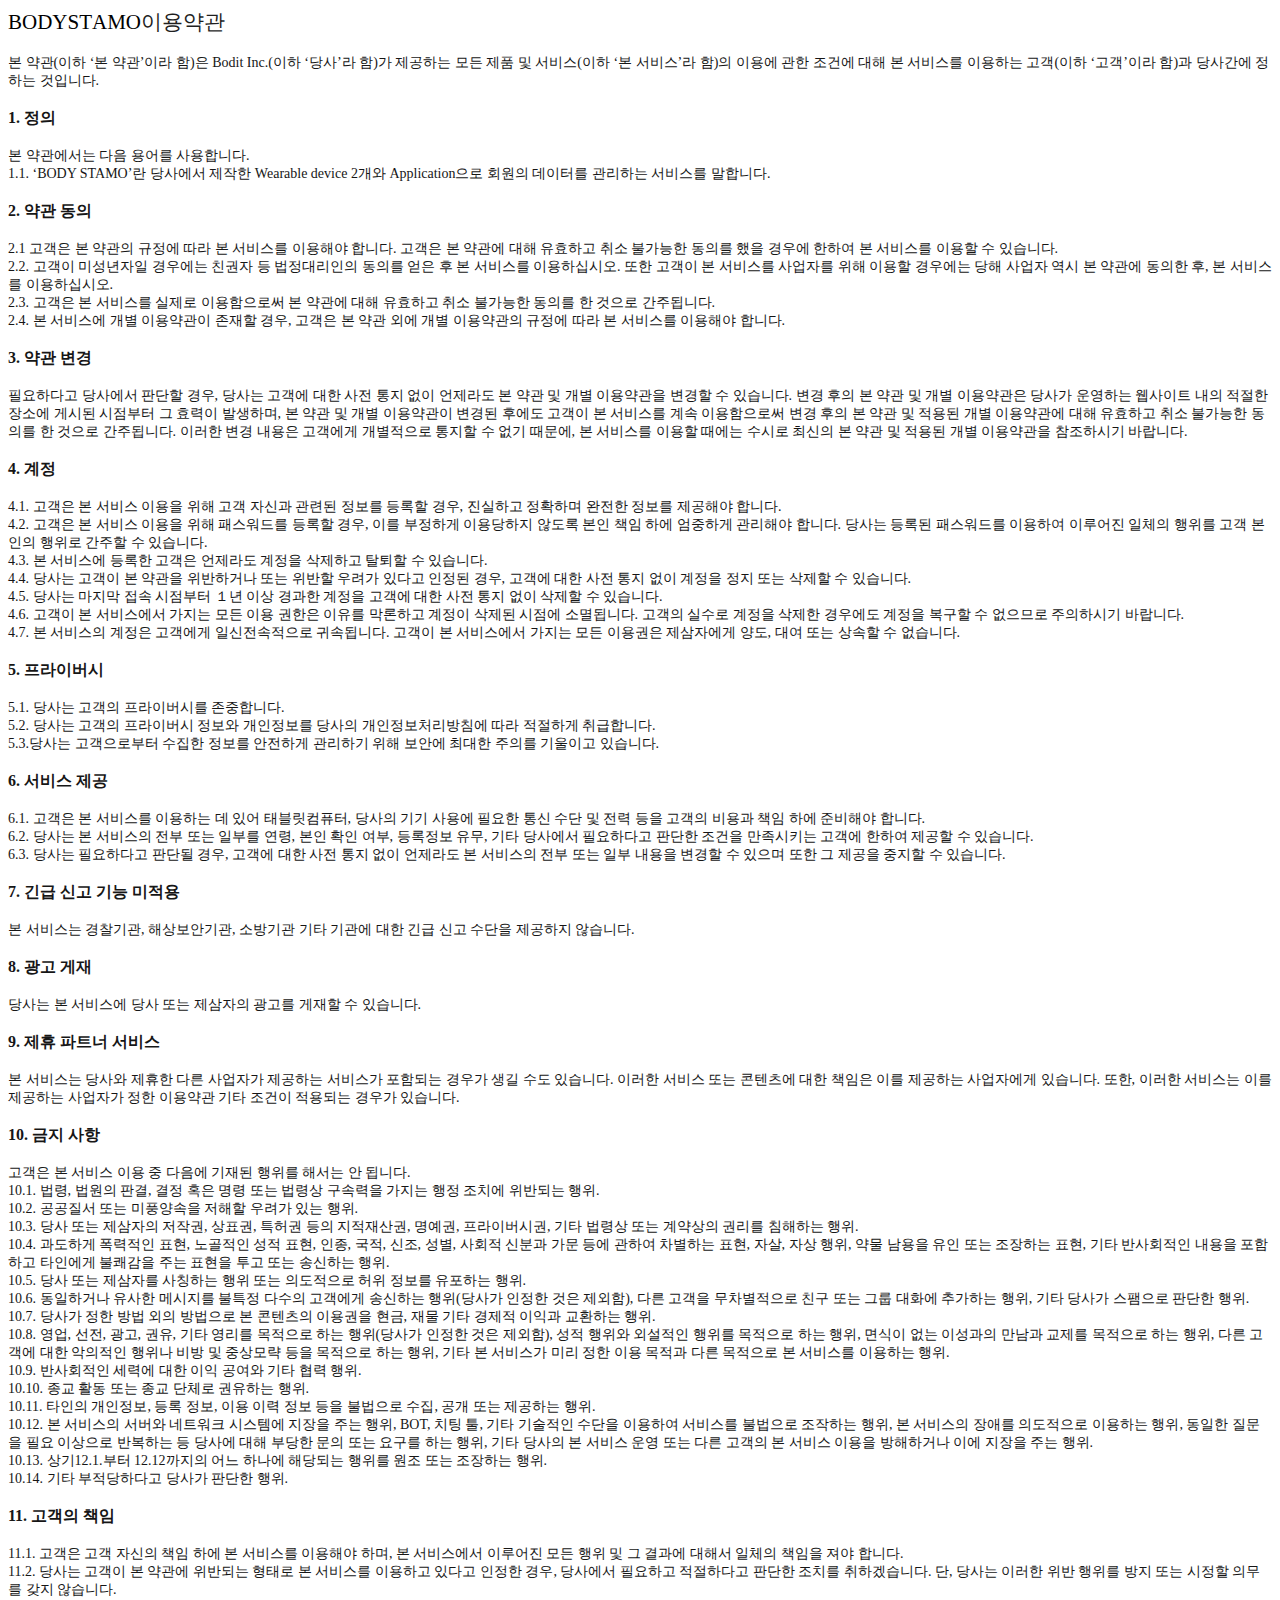
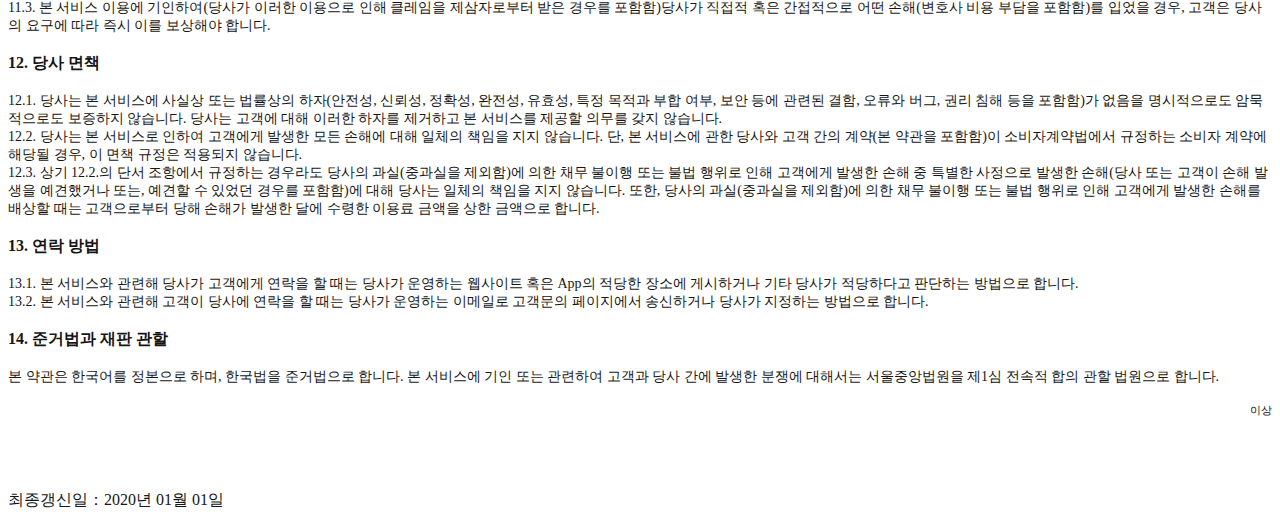
<file: BODY_STAMO_Term_KR.html>
<!DOCTYPE html PUBLIC "-//W3C//DTD HTML 4.01//EN" "http://www.w3.org/TR/html4/strict.dtd">
<html>
<head>
  <meta http-equiv="Content-Type" content="text/html; charset=utf-8">
  <meta http-equiv="Content-Style-Type" content="text/css">
  <title>이용약관</title>
  <meta name="Generator" content="Cocoa HTML Writer">
  <meta name="CocoaVersion" content="1894.6">
  <style type="text/css">

    p.p1 {margin: 0.0px 0.0px 0.0px 0.0px; font: 21.0px 'Apple SD Gothic Neo'; color: #000000; -webkit-text-stroke: #000000}
    p.p2 {margin: 0.0px 0.0px 0.0px 0.0px; font: 16px 'Apple SD Gothic Neo'; color: #161616; -webkit-text-stroke: #161616; font-weight: bold}
    p.p3 {margin: 0.0px 0.0px 0.0px 0.0px; font: 14px 'Apple SD Gothic Neo'; color: #161616; -webkit-text-stroke: #161616}
    p.p4 {margin: 0.0px 0.0px 0.0px 0.0px; font: 16px 'Apple SD Gothic Neo'; color: #161616; -webkit-text-stroke: #161616}
    p.p5 {margin: 0.0px 0.0px 0.0px 0.0px; text-align: right; font: 10.5px 'Apple SD Gothic Neo'; color: #161616; -webkit-text-stroke: #161616}
    p.p6 {margin: 0.0px 0.0px 0.0px 0.0px; text-align: justify; font: 10.0px 'Apple SD Gothic Neo'; color: #000000; -webkit-text-stroke: #000000}
    span.s1 {font-kerning: none}
    span.s2 {font: 21.0px 'Apple SD Gothic Neo'; font-kerning: none; color: #1f1f1f; -webkit-text-stroke: 0px #1f1f1f}
    span.s3 {font: 10.5px Arial; font-kerning: none}
    span.s4 {font: 10.5px 'Times New Roman'; font-kerning: none}
    span.s5 {font: 10.5px 'Apple SD Gothic Neo'; font-kerning: none}
  </style>
</head>
<body>
<p class="p1"><span class="s1">BODYSTAMO</span><span class="s2">이용약관</span></p>
<p class="p2"><span class="s1"><br>
</span></p>
<p class="p3">본 약관(이하 ‘본 약관’이라 함)은 Bodit Inc.(이하 ‘당사’라 함)가 제공하는 모든 제품 및 서비스(이하 ‘본 서비스’라 함)의 이용에 관한 조건에 대해 본 서비스를 이용하는 고객(이하 ‘고객’이라 함)과 당사간에 정하는 것입니다.</p>
<p class="p2"><span class="s1"><br>
</span></p>
<p class="p2">1. 정의</p>
<p class="p2"><span class="s1"><br>
</span></p>
<p class="p3">본 약관에서는 다음 용어를 사용합니다.</p>
<p class="p3">1.1. ‘BODY STAMO’란 당사에서 제작한 Wearable device 2개와 Application으로 회원의 데이터를 관리하는 서비스를 말합니다.</p>
<p class="p2"><span class="s1"><br>
</span></p>
<p class="p2">2. 약관 동의</p>
<p class="p2"><span class="s1"><br>
</span></p>
<p class="p3">2.1 고객은 본 약관의 규정에 따라 본 서비스를 이용해야 합니다. 고객은 본 약관에 대해 유효하고 취소 불가능한 동의를 했을 경우에 한하여 본 서비스를 이용할 수 있습니다.</p>
<p class="p3">2.2. 고객이 미성년자일 경우에는 친권자 등 법정대리인의 동의를 얻은 후 본 서비스를 이용하십시오. 또한 고객이 본 서비스를 사업자를 위해 이용할 경우에는 당해 사업자 역시 본 약관에 동의한 후, 본 서비스를 이용하십시오.</p>
<p class="p3">2.3. 고객은 본 서비스를 실제로 이용함으로써 본 약관에 대해 유효하고 취소 불가능한 동의를 한 것으로 간주됩니다.</p>
<p class="p3">2.4. 본 서비스에 개별 이용약관이 존재할 경우, 고객은 본 약관 외에 개별 이용약관의 규정에 따라 본 서비스를 이용해야 합니다.</p>
<p class="p2"><span class="s1"><br>
</span></p>
<p class="p2">3. 약관 변경</p>
<p class="p2"><span class="s1"><br>
</span></p>
<p class="p3">필요하다고 당사에서 판단할 경우, 당사는 고객에 대한 사전 통지 없이 언제라도 본 약관 및 개별 이용약관을 변경할 수 있습니다. 변경 후의 본 약관 및 개별 이용약관은 당사가 운영하는 웹사이트 내의 적절한 장소에 게시된 시점부터 그 효력이 발생하며, 본 약관 및 개별 이용약관이 변경된 후에도 고객이 본 서비스를 계속 이용함으로써 변경 후의 본 약관 및 적용된 개별 이용약관에 대해 유효하고 취소 불가능한 동의를 한 것으로 간주됩니다. 이러한 변경 내용은 고객에게 개별적으로 통지할 수 없기 때문에, 본 서비스를 이용할 때에는 수시로 최신의 본 약관 및 적용된 개별 이용약관을 참조하시기 바랍니다.</p>
<p class="p2"><span class="s1"><br>
</span></p>
<p class="p2">4. 계정</p>
<p class="p2"><span class="s1"><br>
</span></p>
<p class="p3">4.1. 고객은 본 서비스 이용을 위해 고객 자신과 관련된 정보를 등록할 경우, 진실하고 정확하며 완전한 정보를 제공해야 합니다.</p>
<p class="p3">4.2. 고객은 본 서비스 이용을 위해 패스워드를 등록할 경우, 이를 부정하게 이용당하지 않도록 본인 책임 하에 엄중하게 관리해야 합니다. 당사는 등록된 패스워드를 이용하여 이루어진 일체의 행위를 고객 본인의 행위로 간주할 수 있습니다.</p>
<p class="p3">4.3. 본 서비스에 등록한 고객은 언제라도 계정을 삭제하고 탈퇴할 수 있습니다.</p>
<p class="p3">4.4. 당사는 고객이 본 약관을 위반하거나 또는 위반할 우려가 있다고 인정된 경우, 고객에 대한 사전 통지 없이 계정을 정지 또는 삭제할 수 있습니다.</p>
<p class="p3">4.5. 당사는 마지막 접속 시점부터 １년 이상 경과한 계정을 고객에 대한 사전 통지 없이 삭제할 수 있습니다.</p>
<p class="p3">4.6. 고객이 본 서비스에서 가지는 모든 이용 권한은 이유를 막론하고 계정이 삭제된 시점에 소멸됩니다. 고객의 실수로 계정을 삭제한 경우에도 계정을 복구할 수 없으므로 주의하시기 바랍니다.</p>
<p class="p3">4.7. 본 서비스의 계정은 고객에게 일신전속적으로 귀속됩니다. 고객이 본 서비스에서 가지는 모든 이용권은 제삼자에게 양도, 대여 또는 상속할 수 없습니다.</p>
<p class="p2"><span class="s1"><br>
</span></p>
<p class="p2">5. 프라이버시</p>
<p class="p2"><span class="s1"><br>
</span></p>
<p class="p3">5.1. 당사는 고객의 프라이버시를 존중합니다.</p>
<p class="p3">5.2. 당사는 고객의 프라이버시 정보와 개인정보를 당사의 개인정보처리방침에 따라 적절하게 취급합니다.</p>
<p class="p3">5.3.당사는 고객으로부터 수집한 정보를 안전하게 관리하기 위해 보안에 최대한 주의를 기울이고 있습니다.</p>
<p class="p2"><span class="s1"><br>
</span></p>
<p class="p2">6. 서비스 제공</p>
<p class="p2"><span class="s1"><br>
</span></p>
<p class="p3">6.1. 고객은 본 서비스를 이용하는 데 있어 태블릿컴퓨터,  당사의 기기 사용에 필요한 통신 수단 및 전력 등을 고객의 비용과 책임 하에 준비해야 합니다.</p>
<p class="p3">6.2. 당사는 본 서비스의 전부 또는 일부를 연령, 본인 확인 여부, 등록정보 유무, 기타 당사에서 필요하다고 판단한 조건을 만족시키는 고객에 한하여 제공할 수 있습니다.</p>
<p class="p3">6.3. 당사는 필요하다고 판단될 경우, 고객에 대한 사전 통지 없이 언제라도 본 서비스의 전부 또는 일부 내용을 변경할 수 있으며 또한 그 제공을 중지할 수 있습니다.</p>
<p class="p2"><span class="s1"><br>
</span></p>
<p class="p2">7. 긴급 신고 기능 미적용</p>
<p class="p2"><span class="s1"><br>
</span></p>
<p class="p3">본 서비스는 경찰기관, 해상보안기관, 소방기관 기타 기관에 대한 긴급 신고 수단을 제공하지 않습니다.</p>
<p class="p2"><span class="s1"><br>
</span></p>
<p class="p2">8. 광고 게재</p>
<p class="p2"><span class="s1"><br>
</span></p>
<p class="p3">당사는 본 서비스에 당사 또는 제삼자의 광고를 게재할 수 있습니다.</p>
<p class="p2"><span class="s1"><br>
</span></p>
<p class="p2">9. 제휴 파트너 서비스</p>
<p class="p2"><span class="s1"><br>
</span></p>
<p class="p3">본 서비스는 당사와 제휴한 다른 사업자가 제공하는 서비스가 포함되는 경우가 생길 수도 있습니다. 이러한 서비스 또는 콘텐츠에 대한 책임은 이를 제공하는 사업자에게 있습니다. 또한, 이러한 서비스는 이를 제공하는 사업자가 정한 이용약관 기타 조건이 적용되는 경우가 있습니다.</p>
<p class="p2"><span class="s1"><br>
</span></p>
<p class="p2">10. 금지 사항</p>
<p class="p2"><span class="s1"><br>
</span></p>
<p class="p3">고객은 본 서비스 이용 중 다음에 기재된 행위를 해서는 안 됩니다.</p>
<p class="p3">10.1. 법령, 법원의 판결, 결정 혹은 명령 또는 법령상 구속력을 가지는 행정 조치에 위반되는 행위.</p>
<p class="p3">10.2. 공공질서 또는 미풍양속을 저해할 우려가 있는 행위.</p>
<p class="p3">10.3. 당사 또는 제삼자의 저작권, 상표권, 특허권 등의 지적재산권, 명예권, 프라이버시권, 기타 법령상 또는 계약상의 권리를 침해하는 행위.</p>
<p class="p3">10.4. 과도하게 폭력적인 표현, 노골적인 성적 표현, 인종, 국적, 신조, 성별, 사회적 신분과 가문 등에 관하여 차별하는 표현, 자살, 자상 행위, 약물 남용을 유인 또는 조장하는 표현, 기타 반사회적인 내용을 포함하고 타인에게 불쾌감을 주는 표현을 투고 또는 송신하는 행위.</p>
<p class="p3">10.5. 당사 또는 제삼자를 사칭하는 행위 또는 의도적으로 허위 정보를 유포하는 행위.</p>
<p class="p3">10.6. 동일하거나 유사한 메시지를 불특정 다수의 고객에게 송신하는 행위(당사가 인정한 것은 제외함), 다른 고객을 무차별적으로 친구 또는 그룹 대화에 추가하는 행위, 기타 당사가 스팸으로 판단한 행위.</p>
<p class="p3">10.7. 당사가 정한 방법 외의 방법으로 본 콘텐츠의 이용권을 현금, 재물 기타 경제적 이익과 교환하는 행위.</p>
<p class="p3">10.8. 영업, 선전, 광고, 권유, 기타 영리를 목적으로 하는 행위(당사가 인정한 것은 제외함), 성적 행위와 외설적인 행위를 목적으로 하는 행위, 면식이 없는 이성과의 만남과 교제를 목적으로 하는 행위, 다른 고객에 대한 악의적인 행위나 비방 및 중상모략 등을 목적으로 하는 행위, 기타 본 서비스가 미리 정한 이용 목적과 다른 목적으로 본 서비스를 이용하는 행위.</p>
<p class="p3">10.9. 반사회적인 세력에 대한 이익 공여와 기타 협력 행위.</p>
<p class="p3">10.10. 종교 활동 또는 종교 단체로 권유하는 행위.</p>
<p class="p3">10.11. 타인의 개인정보, 등록 정보, 이용 이력 정보 등을 불법으로 수집, 공개 또는 제공하는 행위.</p>
<p class="p3">10.12. 본 서비스의 서버와 네트워크 시스템에 지장을 주는 행위, BOT, 치팅 툴, 기타 기술적인 수단을 이용하여 서비스를 불법으로 조작하는 행위, 본 서비스의 장애를 의도적으로 이용하는 행위, 동일한 질문을 필요 이상으로 반복하는 등 당사에 대해 부당한 문의 또는 요구를 하는 행위, 기타 당사의 본 서비스 운영 또는 다른 고객의 본 서비스 이용을 방해하거나 이에 지장을 주는 행위.</p>
<p class="p3">10.13. 상기12.1.부터 12.12까지의 어느 하나에 해당되는 행위를 원조 또는 조장하는 행위.</p>
<p class="p3">10.14. 기타 부적당하다고 당사가 판단한 행위.</p>
<p class="p2"><span class="s1"><br>
</span></p>
<p class="p2">11. 고객의 책임</p>
<p class="p2"><span class="s1"><br>
</span></p>
<p class="p3">11.1. 고객은 고객 자신의 책임 하에 본 서비스를 이용해야 하며, 본 서비스에서 이루어진 모든 행위 및 그 결과에 대해서 일체의 책임을 져야 합니다.</p>
<p class="p3">11.2. 당사는 고객이 본 약관에 위반되는 형태로 본 서비스를 이용하고 있다고 인정한 경우, 당사에서 필요하고 적절하다고 판단한 조치를 취하겠습니다. 단, 당사는 이러한 위반 행위를 방지 또는 시정할 의무를 갖지 않습니다.</p>
<p class="p3">11.3. 본 서비스 이용에 기인하여(당사가 이러한 이용으로 인해 클레임을 제삼자로부터 받은 경우를 포함함)당사가 직접적 혹은 간접적으로 어떤 손해(변호사 비용 부담을 포함함)를 입었을 경우, 고객은 당사의 요구에 따라 즉시 이를 보상해야 합니다.</p>
<p class="p2"><span class="s1"><br>
</span></p>
<p class="p2">12. 당사 면책</p>
<p class="p2"><span class="s1"><br>
</span></p>
<p class="p3">12.1. 당사는 본 서비스에 사실상 또는 법률상의 하자(안전성, 신뢰성, 정확성, 완전성, 유효성, 특정 목적과 부합 여부, 보안 등에 관련된 결함, 오류와 버그, 권리 침해 등을 포함함)가 없음을 명시적으로도 암묵적으로도 보증하지 않습니다. 당사는 고객에 대해 이러한 하자를 제거하고 본 서비스를 제공할 의무를 갖지 않습니다.</p>
<p class="p3">12.2. 당사는 본 서비스로 인하여 고객에게 발생한 모든 손해에 대해 일체의 책임을 지지 않습니다. 단, 본 서비스에 관한 당사와 고객 간의 계약(본 약관을 포함함)이 소비자계약법에서 규정하는 소비자 계약에 해당될 경우, 이 면책 규정은 적용되지 않습니다.</p>
<p class="p3">12.3. 상기 12.2.의 단서 조항에서 규정하는 경우라도 당사의 과실(중과실을 제외함)에 의한 채무 불이행 또는 불법 행위로 인해 고객에게 발생한 손해 중 특별한 사정으로 발생한 손해(당사 또는 고객이 손해 발생을 예견했거나 또는, 예견할 수 있었던 경우를 포함함)에 대해 당사는 일체의 책임을 지지 않습니다. 또한, 당사의 과실(중과실을 제외함)에 의한 채무 불이행 또는 불법 행위로 인해 고객에게 발생한 손해를 배상할 때는 고객으로부터 당해 손해가 발생한 달에 수령한 이용료 금액을 상한 금액으로 합니다.</p>
<p class="p2"><span class="s1"><br>
</span></p>
<p class="p2">13. 연락 방법</p>
<p class="p2"><span class="s1"><br>
</span></p>
<p class="p3">13.1. 본 서비스와 관련해 당사가 고객에게 연락을 할 때는 당사가 운영하는 웹사이트 혹은 App의 적당한 장소에 게시하거나 기타 당사가 적당하다고 판단하는 방법으로 합니다.</p>
<p class="p3">13.2. 본 서비스와 관련해 고객이 당사에 연락을 할 때는 당사가 운영하는 이메일로 고객문의 페이지에서 송신하거나 당사가 지정하는 방법으로 합니다.</p>
<p class="p2"><span class="s1"><br>
</span></p>
<p class="p2">14. 준거법과 재판 관할</p>
<p class="p2"><span class="s1"><br>
</span></p>
<p class="p3">본 약관은 한국어를 정본으로 하며, 한국법을 준거법으로 합니다. 본 서비스에 기인 또는 관련하여 고객과 당사 간에 발생한 분쟁에 대해서는 서울중앙법원을 제1심 전속적 합의 관할 법원으로 합니다.</p>
<p class="p2"><span class="s1"><br>
</span></p>
<p class="p5"><span class="s1">이상</span></p>
<p class="p2"><span class="s1"> </span></p>
<p class="p2"><span class="s1"><br>
</span></p>
<p class="p2"><span class="s1"><br>
</span></p>
<p class="p2"><span class="s1"><br>
</span></p>
<p class="p4">최종갱신일：2020년 01월 01일</p>
<p class="p6"><span class="s1"><br>
</span></p>
</body>
</html>
</file>
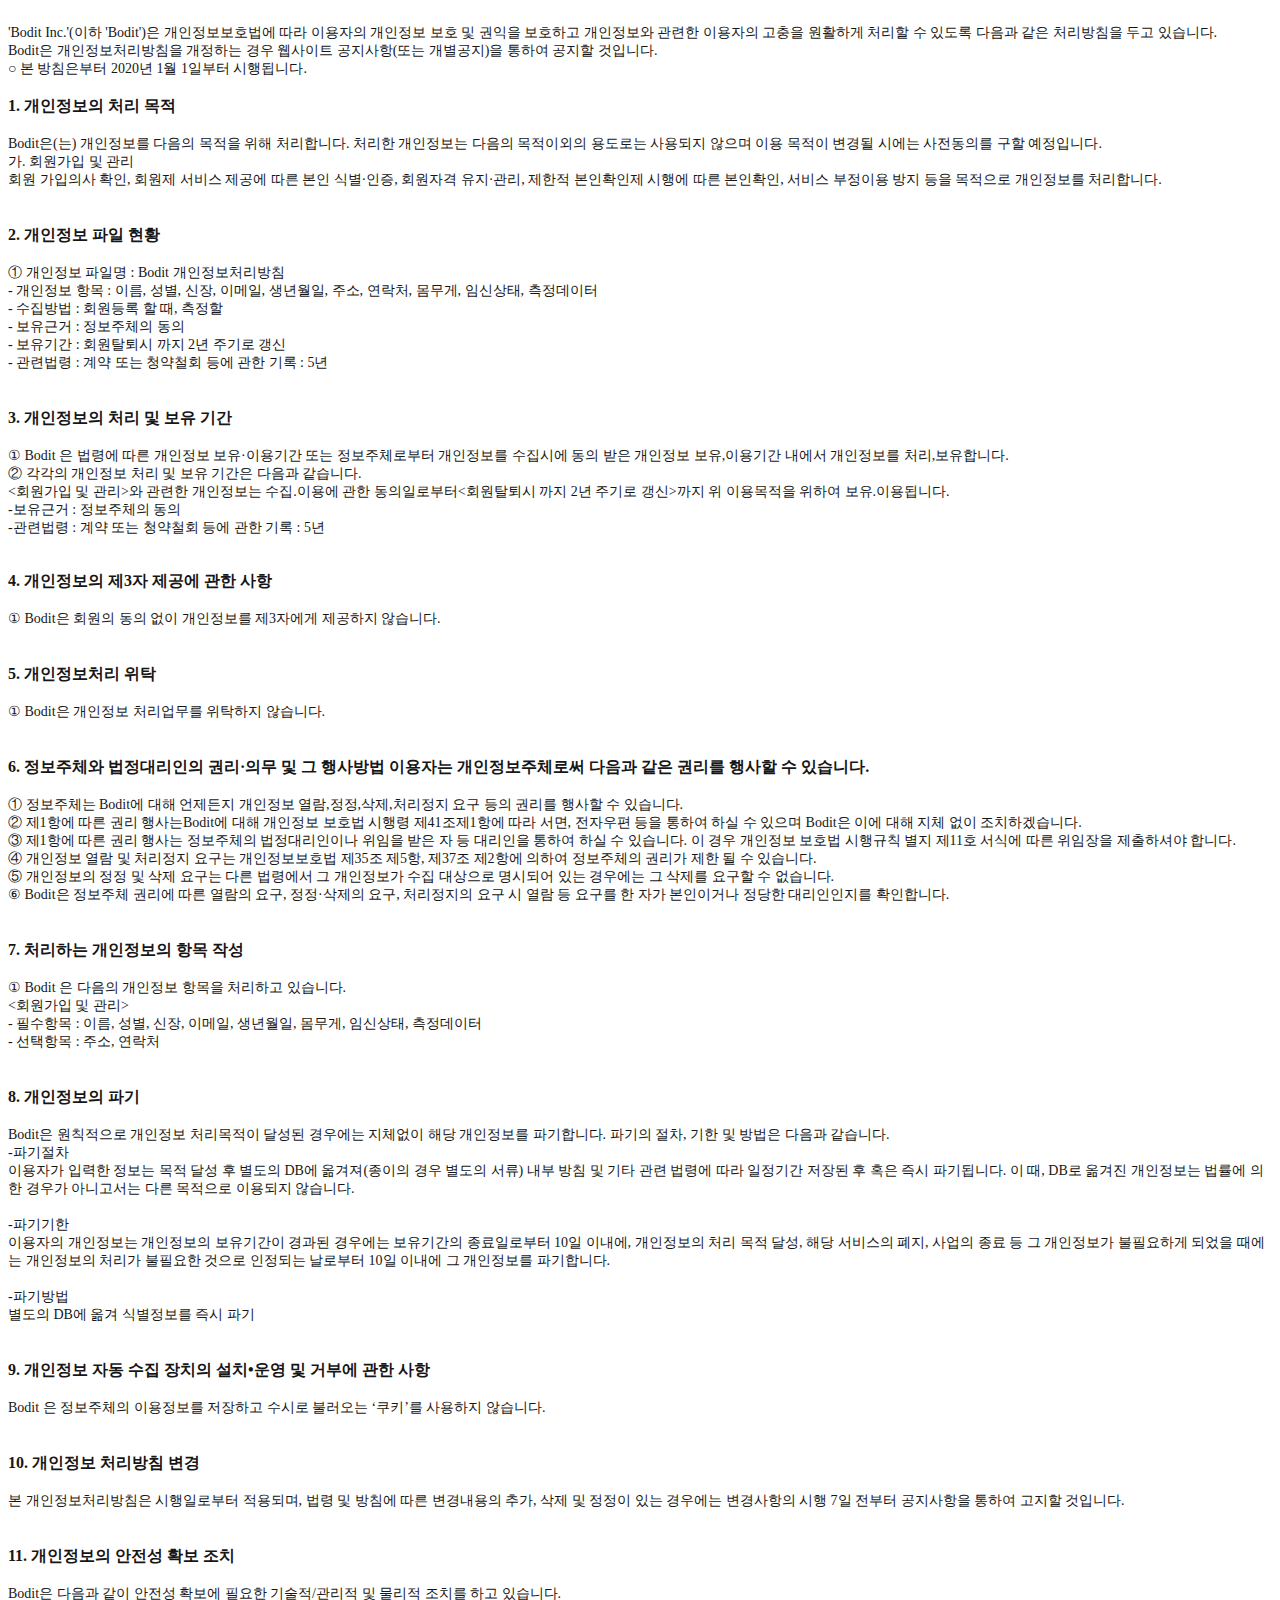
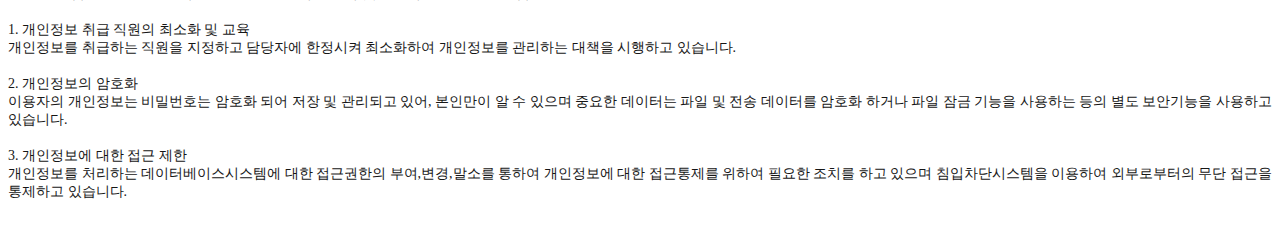
<file: BODY_STAMO_User_PrivacyPolicy_KR.html>
<!DOCTYPE html PUBLIC "-//W3C//DTD HTML 4.01//EN" "http://www.w3.org/TR/html4/strict.dtd">
<html>
<head>
  <meta http-equiv="Content-Type" content="text/html; charset=utf-8">
  <meta http-equiv="Content-Style-Type" content="text/css">
  <title>개인정보처리방침</title>
  <meta name="Generator" content="Cocoa HTML Writer">
  <meta name="CocoaVersion" content="1894.6">
  <style type="text/css">
    p.p1 {margin: 0.0px 0.0px 0.0px 0.0px; font: 21.0px 'Apple SD Gothic Neo'; color: #000000; -webkit-text-stroke: #000000}
    p.p2 {margin: 0.0px 0.0px 0.0px 0.0px; font: 16px 'Apple SD Gothic Neo'; color: #161616; -webkit-text-stroke: #161616; font-weight: bold}
    p.p3 {margin: 0.0px 0.0px 0.0px 0.0px; font: 14px 'Apple SD Gothic Neo'; color: #161616; -webkit-text-stroke: #161616}
    p.p4 {margin: 0.0px 0.0px 0.0px 0.0px; font: 16px 'Apple SD Gothic Neo'; color: #161616; -webkit-text-stroke: #161616}
    p.p5 {margin: 0.0px 0.0px 0.0px 0.0px; text-align: right; font: 10.5px 'Apple SD Gothic Neo'; color: #161616; -webkit-text-stroke: #161616}
    p.p6 {margin: 0.0px 0.0px 0.0px 0.0px; text-align: justify; font: 10.0px 'Apple SD Gothic Neo'; color: #000000; -webkit-text-stroke: #000000}
  </style>
</head>
<body>
<p class="p3"><span class="s1"><br>
'Bodit Inc.'(</span><span class="s2">이하</span><span class="s1"> 'Bodit')</span><span class="s2">은</span><span class="s1"> </span><span class="s2">개인정보보호법에</span><span class="s1"> </span><span class="s2">따라</span><span class="s1"> </span><span class="s2">이용자의</span><span class="s1"> </span><span class="s2">개인정보</span><span class="s1"> </span><span class="s2">보호</span><span class="s1"> </span><span class="s2">및</span><span class="s1"> </span><span class="s2">권익을</span><span class="s1"> </span><span class="s2">보호하고</span><span class="s1"> </span><span class="s2">개인정보와</span><span class="s1"> </span><span class="s2">관련한</span><span class="s1"> </span><span class="s2">이용자의</span><span class="s1"> </span><span class="s2">고충을</span><span class="s1"> </span><span class="s2">원활하게</span><span class="s1"> </span><span class="s2">처리할</span><span class="s1"> </span><span class="s2">수</span><span class="s1"> </span><span class="s2">있도록</span><span class="s1"> </span><span class="s2">다음과</span><span class="s1"> </span><span class="s2">같은</span><span class="s1"> </span><span class="s2">처리방침을</span><span class="s1"> </span><span class="s2">두고</span><span class="s1"> </span><span class="s2">있습니다</span><span class="s1">.</span></p>
<p class="p3"><span class="s1">Bodit</span><span class="s2">은</span><span class="s1"> </span><span class="s2">개인정보처리방침을</span><span class="s1"> </span><span class="s2">개정하는</span><span class="s1"> </span><span class="s2">경우</span><span class="s1"> </span><span class="s2">웹사이트</span><span class="s1"> </span><span class="s2">공지사항</span><span class="s1">(</span><span class="s2">또는</span><span class="s1"> </span><span class="s2">개별공지</span><span class="s1">)</span><span class="s2">을</span><span class="s1"> </span><span class="s2">통하여</span><span class="s1"> </span><span class="s2">공지할</span><span class="s1"> </span><span class="s2">것입니다</span><span class="s1">.</span></p>
<p class="p3"><span class="s1">○ </span><span class="s2">본</span><span class="s1"> </span><span class="s2">방침은부터</span><span class="s1"> 2020</span><span class="s2">년</span><span class="s1"> 1</span><span class="s2">월</span><span class="s1"> 1</span><span class="s2">일부터</span><span class="s1"> </span><span class="s2">시행됩니다</span><span class="s1">.</span></p>
<p class="p2"><span class="s2"><br>
</span></p>
<p class="p2">1. 개인정보의 처리 목적 </p><br/>
<p class="p3">Bodit은(는) 개인정보를 다음의 목적을 위해 처리합니다. 처리한 개인정보는 다음의 목적이외의 용도로는 사용되지 않으며 이용 목적이 변경될 시에는 사전동의를 구할 예정입니다.</p>
<p class="p3">가. 회원가입 및 관리</p>
<p class="p3">회원 가입의사 확인, 회원제 서비스 제공에 따른 본인 식별·인증, 회원자격 유지·관리, 제한적 본인확인제 시행에 따른 본인확인, 서비스 부정이용 방지 등을 목적으로 개인정보를 처리합니다.</p>
<p class="p2"><span class="s2"><br>
<br>
</span></p>
<p class="p2">2. 개인정보 파일 현황</p><br/>
<p class="p3">① 개인정보 파일명 : Bodit 개인정보처리방침</p>
<p class="p3">- 개인정보 항목 : 이름, 성별, 신장, 이메일, 생년월일, 주소, 연락처, 몸무게, 임신상태, 측정데이터</p>
<p class="p3">- 수집방법 : 회원등록 할 때, 측정할 </p>
<p class="p3">- 보유근거 : 정보주체의 동의</p>
<p class="p3">- 보유기간 : 회원탈퇴시 까지 2년 주기로 갱신</p>
<p class="p3">- 관련법령 : 계약 또는 청약철회 등에 관한 기록 : 5년</p>
<p class="p2"><span class="s2"><br/><br/>
<p class="p2">3. 개인정보의 처리 및 보유 기간</p><br/>
<p class="p3">① Bodit 은 법령에 따른 개인정보 보유·이용기간 또는 정보주체로부터 개인정보를 수집시에 동의 받은 개인정보 보유,이용기간 내에서 개인정보를 처리,보유합니다.</p>
<p class="p3">② 각각의 개인정보 처리 및 보유 기간은 다음과 같습니다.</p>
<p class="p3">&lt;회원가입 및 관리&gt;와 관련한 개인정보는 수집.이용에 관한 동의일로부터&lt;회원탈퇴시 까지 2년 주기로 갱신&gt;까지 위 이용목적을 위하여 보유.이용됩니다.</p>
<p class="p3">-보유근거 : 정보주체의 동의</p>
<p class="p3">-관련법령 : 계약 또는 청약철회 등에 관한 기록 : 5년</p>
</span></p>
<p class="p2"><span class="s2"><br>
</span></p>
<p class="p2">4. 개인정보의 제3자 제공에 관한 사항</p><br/>
<p class="p3">① Bodit은  회원의 동의 없이 개인정보를 제3자에게 제공하지 않습니다.</p>
<br/><br/>
<p class="p2">5. 개인정보처리 위탁</p> <br/>
<p class="p3">① Bodit은 개인정보 처리업무를 위탁하지 않습니다.</p>
<br/><br/>
<p class="p2">6. 정보주체와 법정대리인의 권리·의무 및 그 행사방법 이용자는 개인정보주체로써 다음과 같은 권리를 행사할 수 있습니다.</p> <br/>
<p class="p3">① 정보주체는 Bodit에 대해 언제든지 개인정보 열람,정정,삭제,처리정지 요구 등의 권리를 행사할 수 있습니다.</p>
<p class="p3">② 제1항에 따른 권리 행사는Bodit에 대해 개인정보 보호법 시행령 제41조제1항에 따라 서면, 전자우편 등을 통하여 하실 수 있으며 Bodit은 이에 대해 지체 없이 조치하겠습니다.</p>
<p class="p3">③ 제1항에 따른 권리 행사는 정보주체의 법정대리인이나 위임을 받은 자 등 대리인을 통하여 하실 수 있습니다. 이 경우 개인정보 보호법 시행규칙 별지 제11호 서식에 따른 위임장을 제출하셔야 합니다.</p>
<p class="p3">④ 개인정보 열람 및 처리정지 요구는 개인정보보호법 제35조 제5항, 제37조 제2항에 의하여 정보주체의 권리가 제한 될 수 있습니다.</p>
<p class="p3">⑤ 개인정보의 정정 및 삭제 요구는 다른 법령에서 그 개인정보가 수집 대상으로 명시되어 있는 경우에는 그 삭제를 요구할 수 없습니다.</p>
<p class="p3">⑥ Bodit은 정보주체 권리에 따른 열람의 요구, 정정·삭제의 요구, 처리정지의 요구 시 열람 등 요구를 한 자가 본인이거나 정당한 대리인인지를 확인합니다.</p>
<br/><br/>
<p class="p2">7. 처리하는 개인정보의 항목 작성</p><br/>
<p class="p3">① Bodit 은 다음의 개인정보 항목을 처리하고 있습니다.</p>
<p class="p3">&lt;회원가입 및 관리&gt;</p>
<p class="p3">- 필수항목 : 이름, 성별, 신장, 이메일, 생년월일, 몸무게, 임신상태, 측정데이터</p>
<p class="p3">- 선택항목 : 주소, 연락처</p>
<br/><br/>
<p class="p2">8. 개인정보의 파기</p><br/>
<p class="p3">Bodit은 원칙적으로 개인정보 처리목적이 달성된 경우에는 지체없이 해당 개인정보를 파기합니다. 파기의 절차, 기한 및 방법은 다음과 같습니다.</p>
<p class="p3">-파기절차</p>
<p class="p3">이용자가 입력한 정보는 목적 달성 후 별도의 DB에 옮겨져(종이의 경우 별도의 서류) 내부 방침 및 기타 관련 법령에 따라 일정기간 저장된 후 혹은 즉시 파기됩니다. 이 때, DB로 옮겨진 개인정보는 법률에 의한 경우가 아니고서는 다른 목적으로 이용되지 않습니다.</p><br/>
<p class="p3">-파기기한</p>
<p class="p3">이용자의 개인정보는 개인정보의 보유기간이 경과된 경우에는 보유기간의 종료일로부터 10일 이내에, 개인정보의 처리 목적 달성, 해당 서비스의 폐지, 사업의 종료 등 그 개인정보가 불필요하게 되었을 때에는 개인정보의 처리가 불필요한 것으로 인정되는 날로부터 10일 이내에 그 개인정보를 파기합니다.</p><br/>
<p class="p3">-파기방법</p>
<p class="p3">별도의 DB에 옮겨 식별정보를 즉시 파기</p>
<br/><br/>
<p class="p2">9. 개인정보 자동 수집 장치의 설치•운영 및 거부에 관한 사항</p><br/>
<p class="p3">Bodit 은 정보주체의 이용정보를 저장하고 수시로 불러오는 ‘쿠키’를 사용하지 않습니다.</p>
<br/><br/>
<p class="p2">10. 개인정보 처리방침 변경</p><br/>
<p class="p3">본 개인정보처리방침은 시행일로부터 적용되며, 법령 및 방침에 따른 변경내용의 추가, 삭제 및 정정이 있는 경우에는 변경사항의 시행 7일 전부터 공지사항을 통하여 고지할 것입니다.</p>
<br/><br/>
<p class="p2">11. 개인정보의 안전성 확보 조치</p><br/>
<p class="p3">Bodit은 다음과 같이 안전성 확보에 필요한 기술적/관리적 및 물리적 조치를 하고 있습니다.</p><br/>
<p class="p3">1. 개인정보 취급 직원의 최소화 및 교육</p>
<p class="p3">개인정보를 취급하는 직원을 지정하고 담당자에 한정시켜 최소화하여 개인정보를 관리하는 대책을 시행하고 있습니다.</p><br/>
<p class="p3">2. 개인정보의 암호화</p>
<p class="p3">이용자의 개인정보는 비밀번호는 암호화 되어 저장 및 관리되고 있어, 본인만이 알 수 있으며 중요한 데이터는 파일 및 전송 데이터를 암호화 하거나 파일 잠금 기능을 사용하는 등의 별도 보안기능을 사용하고 있습니다.</p><br/>
<p class="p3">3. 개인정보에 대한 접근 제한</p>
<p class="p3">개인정보를 처리하는 데이터베이스시스템에 대한 접근권한의 부여,변경,말소를 통하여 개인정보에 대한 접근통제를 위하여 필요한 조치를 하고 있으며 침입차단시스템을 이용하여 외부로부터의 무단 접근을 통제하고 있습니다.</p><br/>

</body>
</html>
</file>
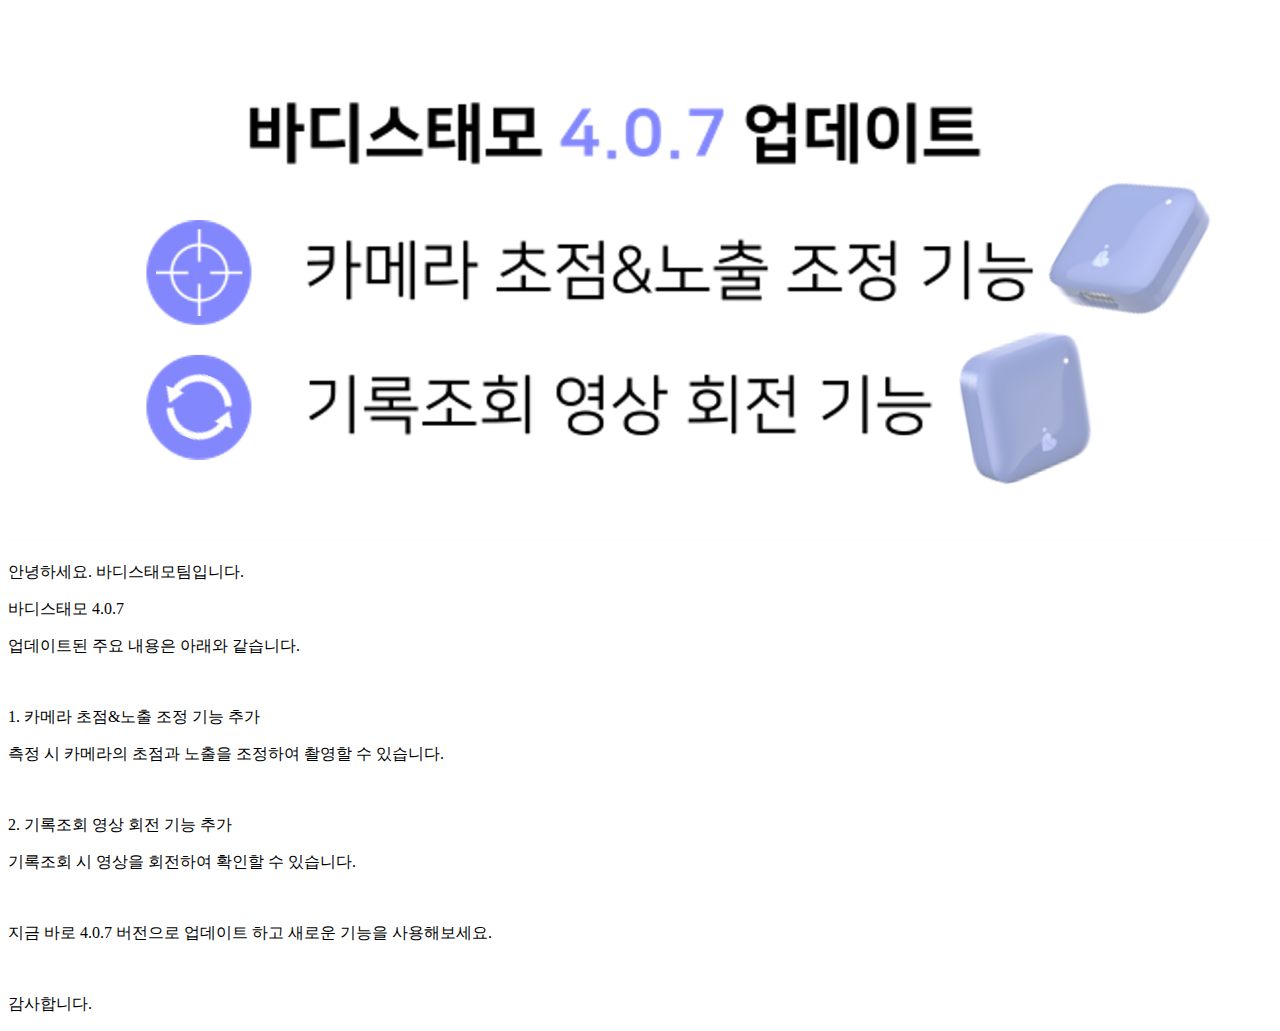
<file: notice_text.html>
<!DOCTYPE html>
<html lang="en">
<head>
    <meta charset="UTF-8">
    <title>블랙프라이데이 최대할인</title>
</head>
<body>
<img src="https://bodit-inc.github.io/bodystamo/images/notice/notice-407.png" width="100%"/>
<p>안녕하세요. 바디스태모팀입니다.</p>
<p>바디스태모 4.0.7</p>
<p>업데이트된 주요 내용은 아래와 같습니다.</p>
<br/>
<p>1. 카메라 초점&노출 조정 기능 추가</p>
<p>측정 시 카메라의 초점과 노출을 조정하여 촬영할 수 있습니다.</p>
<br/>
<p>2. 기록조회 영상 회전 기능 추가</p>
<p>기록조회 시 영상을 회전하여 확인할 수 있습니다.</p>
<br/>
<p>지금 바로 4.0.7 버전으로 업데이트 하고 새로운 기능을 사용해보세요.</p>
<br/>
<p>감사합니다.</p>
</body>
</html>
</file>
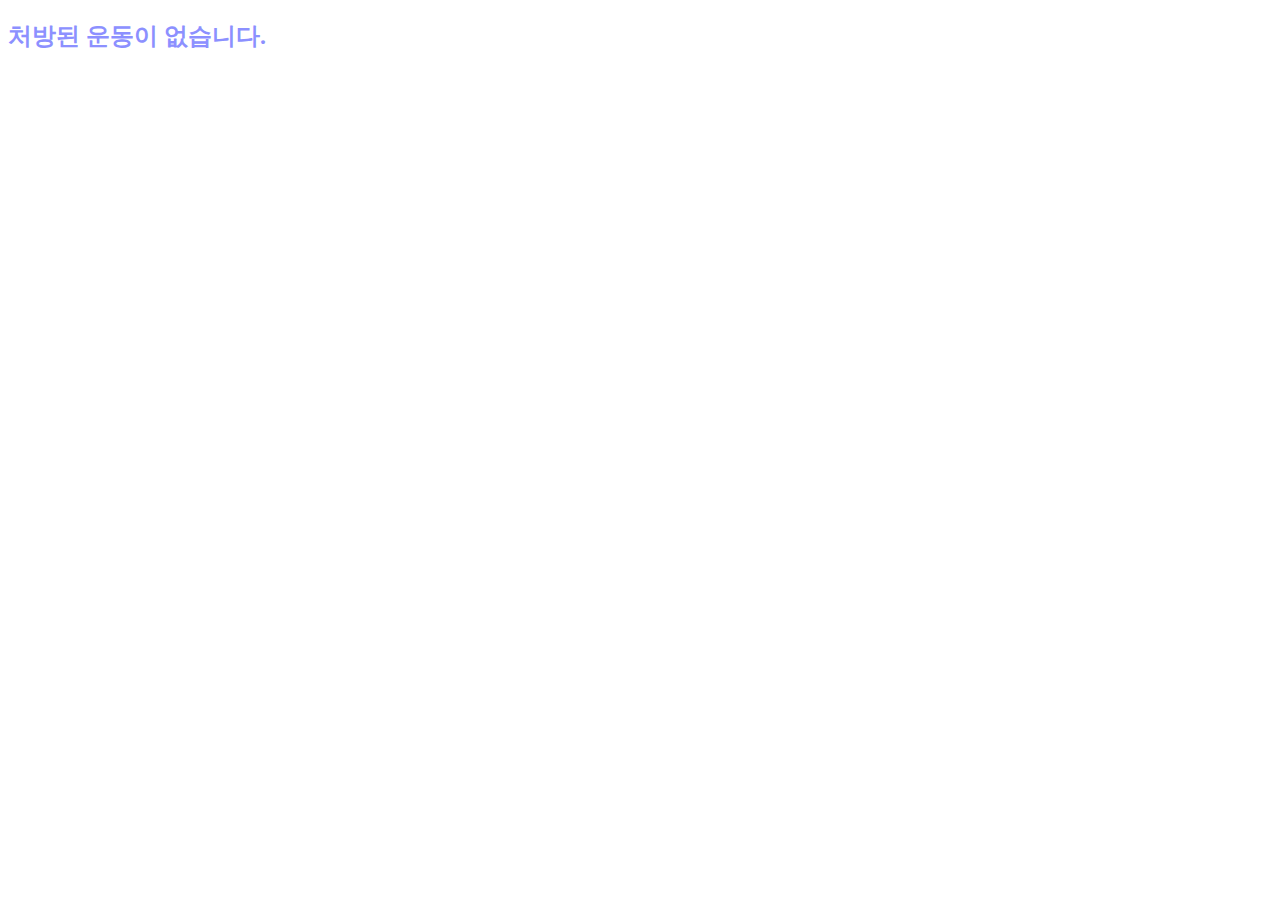
<file: prescription_exercise.html>
<!DOCTYPE html>
<html lang="en">
<head>
    <meta name="viewport" content="width=device-width,initial-scale=1.0,minimum-scale=1.0,maximum-scale=1.0">
    <style>
        table{
            border-collapse: collapse;
            border-spacing: 0;
        }
        th, td{
            padding: 10px 20px;
            border: 0px solid #000;
        }

        a {
            text-decoration: none;
        }

        #exes {
            width: 100%;
            text-align: center;
        }
        #thumbnail {
            width: 100px;
            height: 80px;
        }

        #exe_title {
            color: #8c90ff;
        }

        #set_string {
            color: grey;
        }

        #content {
            text-align: left;
        }

        #exe_name {
            font-size: large;
            color: black;
            font-weight: bold;
        }
    </style>
    <script type=""></script>
    <script type="text/javascript">
        function readTextFile(file, callback) {
            var rawFile = new XMLHttpRequest();
            rawFile.overrideMimeType("application/json");
            rawFile.open("GET", file, true);
            rawFile.onreadystatechange = function() {
                if (rawFile.readyState === 4 && rawFile.status == "200") {
                    callback(rawFile.responseText);
                }
            }
            rawFile.send(null);
        }

        function getUrlParams() {
            var params = {};
            window.location.search.replace(/[?&]+([^=&]+)=([^&]*)/gi,
                function(str, key, value) {
                    params[key] = value;
                }
            );

            return params;
        }
        window.onload = function () {
            var jsonData;
            readTextFile("./json/base_exercise2.json", function (jsonText) {
                jsonData = JSON.parse(jsonText);
                console.log(jsonData);
                oParams = getUrlParams();
                console.log(oParams["list"]);
                if (oParams["list"] == undefined || oParams["list"] == "") {
                    document.getElementById('exe_title').innerText = "처방된 운동이 없습니다.";
                } else {
                    document.getElementById('exe_title').innerText = "처방 운동 목록";
                    const list = oParams["list"].split(",");
                    const cnts = oParams["cnt"].split(",");
                    const setCnts = oParams["setCnt"].split(",");
                    console.log(list);
                    // const code01 = list.find(code => code === "ex01");
                    // console.log("aaa:"+ code01);
                    list.forEach(function (element, index) {
                            if (element != "") {
                                exercise = jsonData.find(x => x.code === element);
                                addTableData(exercise, cnts[index], setCnts[index]);
                            }
                        }

                    );
                }
            });


        }

        function addTableData(element, cnt, setCnt) {
            let row = document.createElement('tr');
            let data1 = document.createElement('td');
            let urlCode = element.url.replace("https://youtu.be/", "");
            data1.innerHTML = '<a href="https://youtu.be/'+urlCode+'" target="_blank"><img id="thumbnail" src="https://img.youtube.com/vi/'+urlCode+'/hqdefault.jpg"></a>';
            let data2 = document.createElement('td');
            data2.id = "content";
            var setString = "";
            if (cnt != undefined && cnt != "") {
                if (element.isTime) {
                    setString = cnt + "초 x " + setCnt + "세트";
                } else {
                    setString = cnt + "회 x " + setCnt + "세트";
                }
            }
            data2.innerHTML = '<a href="https://youtu.be/'+urlCode+'" target="_blank" id="exe_name">'+element.name+'</a><a href="https://youtu.be/'+urlCode+'" target="_blank"><p id="set_string">'+setString+'</p></a>';
            row.appendChild(data1);
            row.appendChild(data2);
            document.getElementById('exes').appendChild(row);
        }

    </script>
    <meta charset="UTF-8">
    <title>운동처방</title>
</head>
<body id="body">
    <h2 id="exe_title"></h2>
    <table id="exes">

    </table>
</body>
</html>
</file>
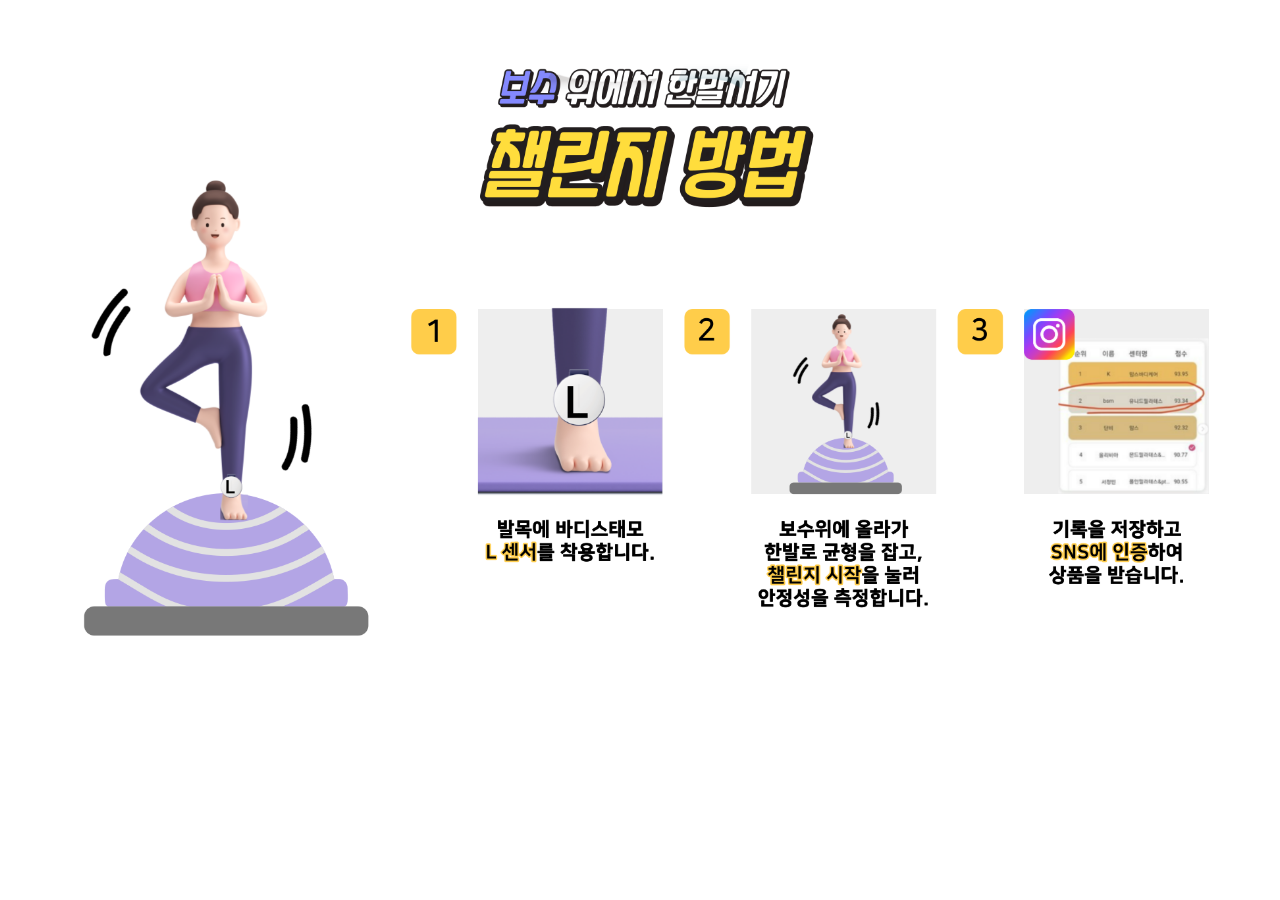
<file: challenge/how_to.html>
<!DOCTYPE html>
<html lang="en">
<head>
    <meta name="viewport" content="width=device-width,initial-scale=1.0,minimum-scale=1.0,maximum-scale=1.0">
    <style>
        body {
            text-align: center;
            height: auto;
            min-height: 100%; !important;
        }
        table{
            border-collapse: collapse;
            border-spacing: 0;
        }
        th, td{
            padding: 10px 20px;
            border: 0px solid #000;
        }

        a {
            text-decoration: none;
        }
        #image_box1 {
            width: 100%;
        }
    </style>
    <script type=""></script>
    <script type="text/javascript">
        function getUrlParams() {
            var params = {};
            window.location.search.replace(/[?&]+([^=&]+)=([^&]*)/gi,
                function(str, key, value) {
                    params[key] = value;
                }
            );

            return params;
        }
        window.onload = function () {
            console.log("start");
            oParams = getUrlParams();
            console.log(oParams);
            document.getElementById('title').innerText = decodeURI(oParams["title"]);
        }
    </script>
    <meta charset="UTF-8">
    <title>챌린지 방법</title>
</head>
<body>
<div>
    <p><img id="image_box1" src="../images/challenge/c2302/c2302-how_to.png"></p>
</div>
</body>
</html>
</file>
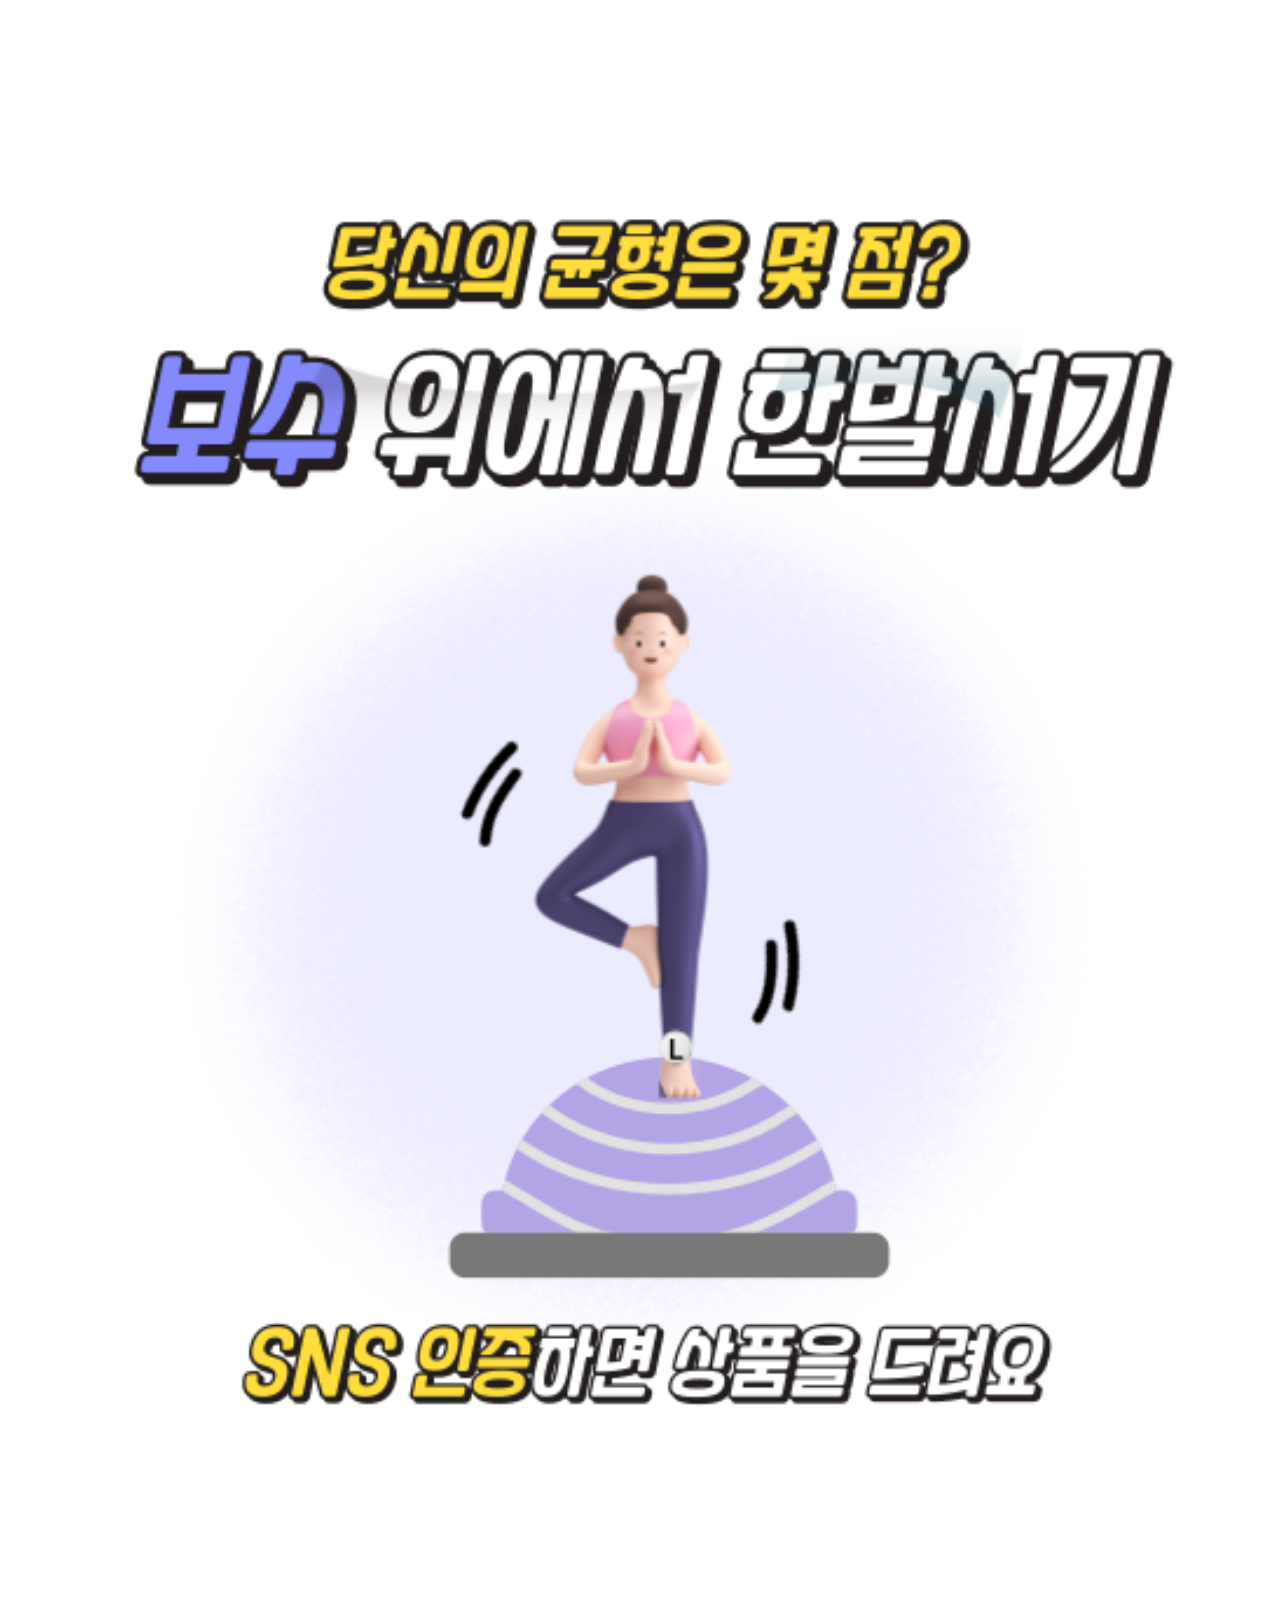
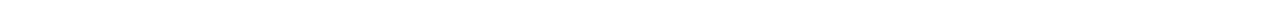
<file: challenge/info.html>
<!DOCTYPE html>
<html lang="en">
<head>
    <meta name="viewport" content="width=device-width,initial-scale=1.0,minimum-scale=1.0,maximum-scale=1.0">
    <style>
        table{
            border-collapse: collapse;
            border-spacing: 0;
        }
        th, td{
            padding: 10px 20px;
            border: 0px solid #000;
        }

        a {
            text-decoration: none;
        }
        body {
            text-align: center;
            height: auto;
            min-height: 100%; !important;
        }
        .title {
            width: 150px;
            padding: 5px;
            background-color: #ffcd39;
            display: inline-block;
            border-radius: 10px;
        }

        #image_box {
            width: 200px;
        }
        #image_box1 {
            width: 100%;
        }
        #image_box2 {
            width: 100%;
        }

    </style>
    <script type=""></script>
    <script type="text/javascript">
        function getUrlParams() {
            var params = {};
            window.location.search.replace(/[?&]+([^=&]+)=([^&]*)/gi,
                function(str, key, value) {
                    params[key] = value;
                }
            );

            return params;
        }
        window.onload = function () {
            console.log("start");
            oParams = getUrlParams();
            console.log(oParams);

            // document.getElementById('start_date').innerText = "시작일: " + decodeURI(oParams["start"]);
            // document.getElementById('end_date').innerText = "종료일: " + decodeURI(oParams["end"]);
            // document.getElementById('title').innerText = decodeURI(oParams["title"]);
        }
    </script>
    <meta charset="UTF-8">
    <title>챌린지 정보</title>
</head>
<body>
<!--    <div class="main_title">-->
<!--        <p id="challenge_title">바디스태모 챌린지</p>-->
<!--        <p class="title">눈감고 한발서기</p>-->
<!--        <p>2022.11.21 ~ 2022.12.16</p>-->
<!--    </div>-->
<!--    <div>-->
<!--        <img id="image_box" src="../images/challenge/c2202/c2022.png">-->
<!--    </div>-->
<!--    <div>-->
<!--        <p>챌린지에 도전하고 상품을 받아가세요.</p>-->
<!--        <p>🌟🌟SNS에 챌린지 사진 및 영상을 함께 올려주세요</p>-->
<!--    </div>-->
<div>
    <p><img id="image_box1" src="../images/challenge/c2302/c2302.png"></p>
<!--    <p><img id="image_box2" src="../images/challenge/c2202/c2202-02.png"></p>-->
</div>

</body>
</html>
</file>
